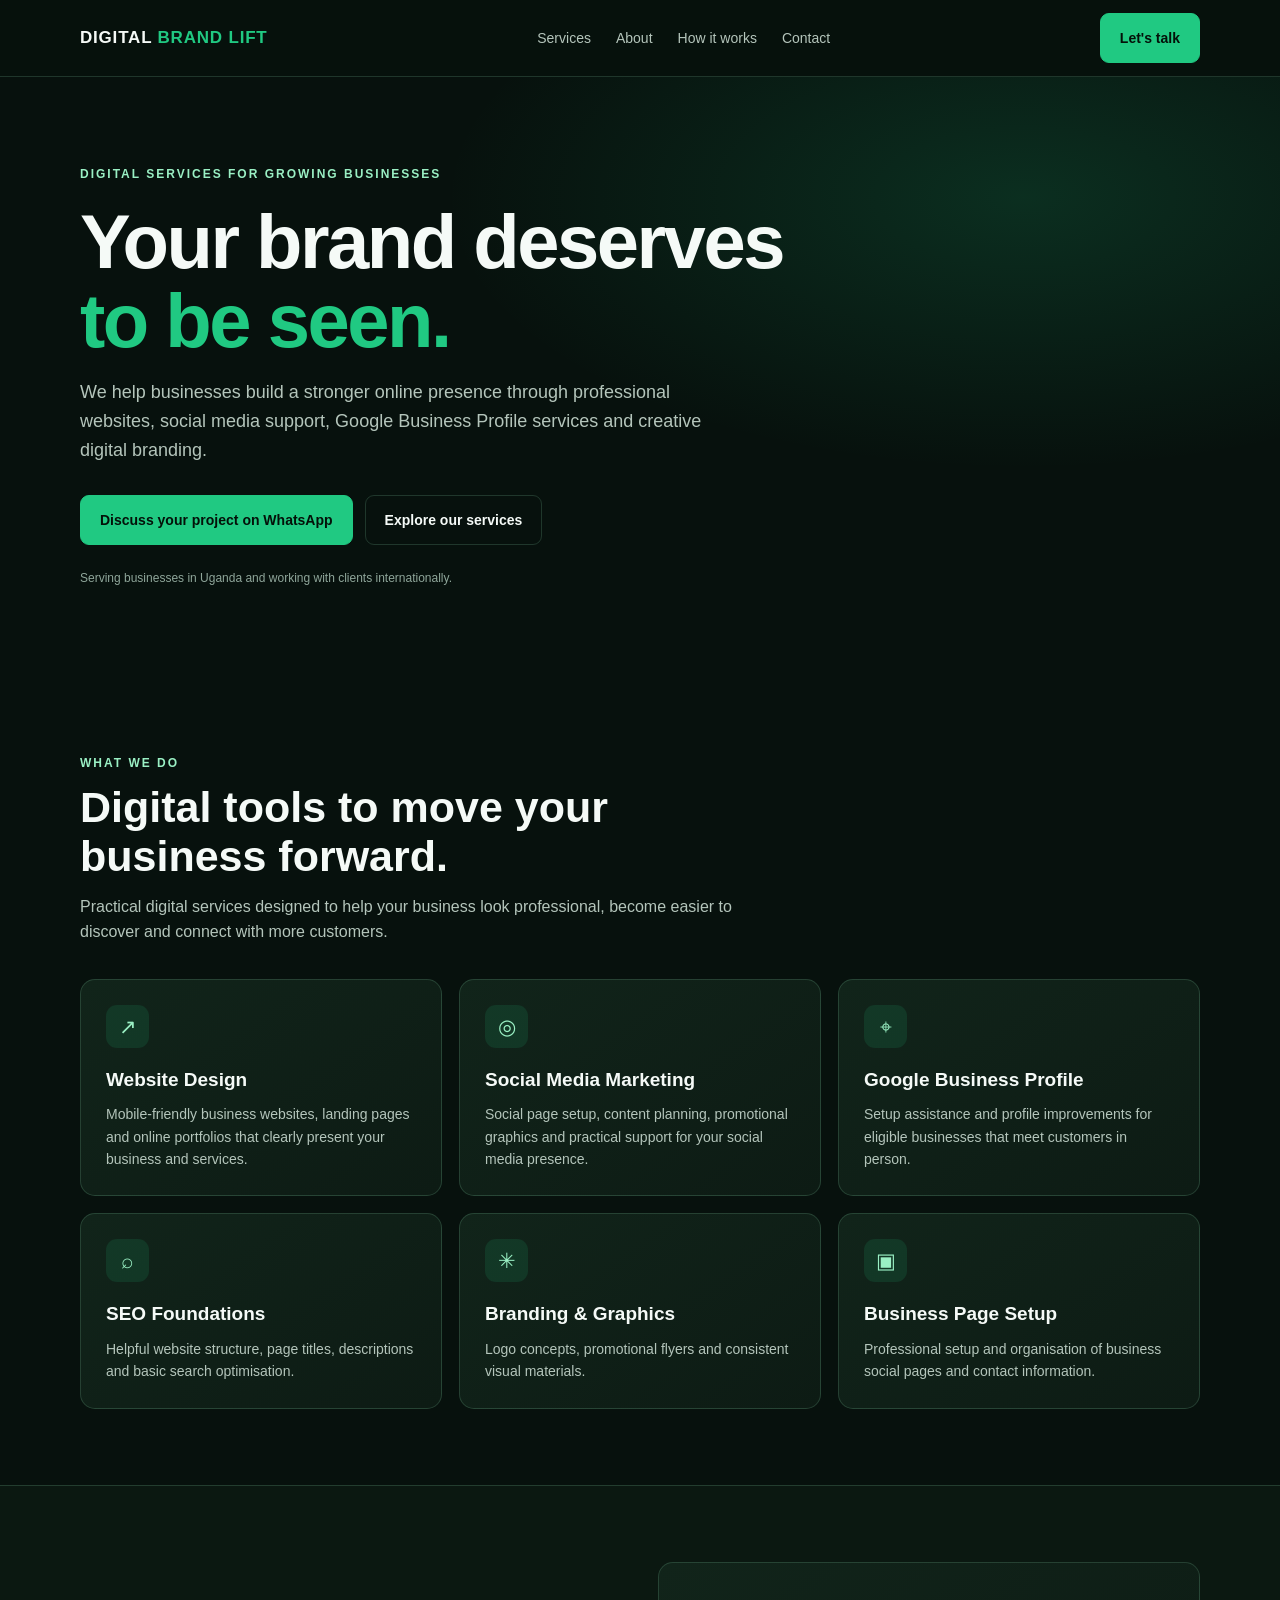
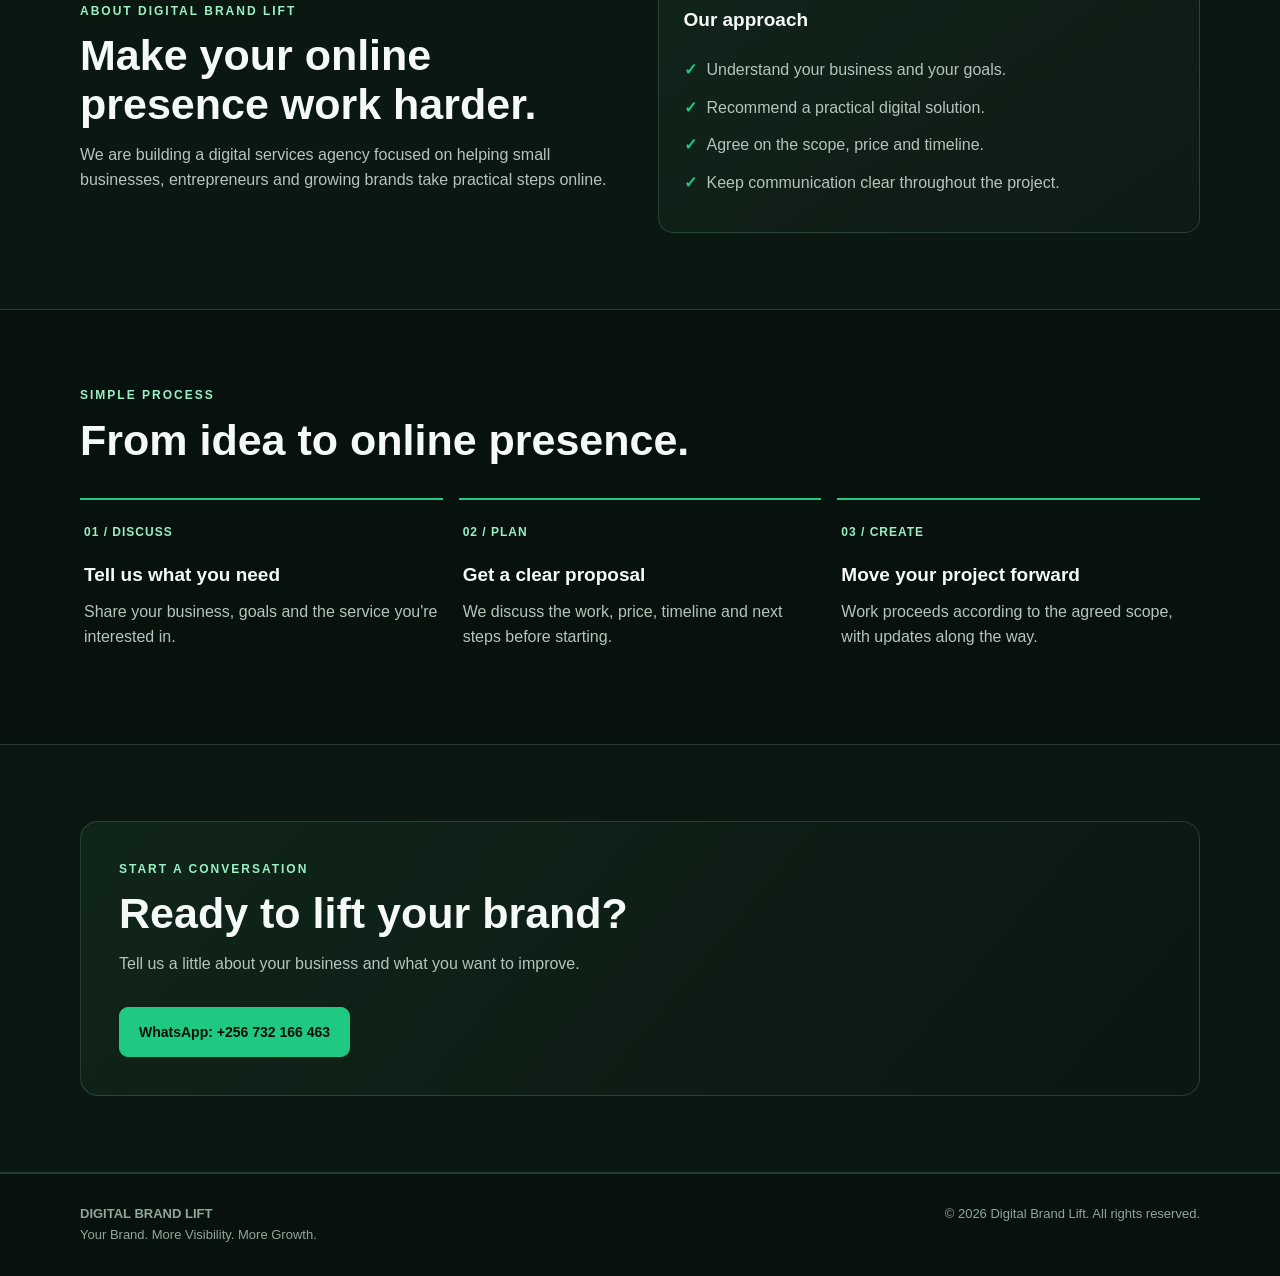
<file: Index.html>
<!DOCTYPE html>
<html lang="en">
<head>
<meta charset="UTF-8">
<meta name="viewport" content="width=device-width, initial-scale=1.0">
<meta name="theme-color" content="#07110d">
<meta name="description" content="Digital Brand Lift helps businesses grow through website design, social media marketing, Google Business Profile services and digital branding.">
<title>Digital Brand Lift | Your Brand. More Visibility. More Growth.</title>
<style>
:root {
  --bg:#07110d;
  --panel:#0d1b14;
  --green:#20c982;
  --green2:#9af0c4;
  --white:#f5faf7;
  --muted:#b4c5bb;
  --line:rgba(154,240,196,.17);
}
*{box-sizing:border-box}
html{scroll-behavior:smooth}
body{
  margin:0;background:var(--bg);color:var(--white);
  font-family:Arial,Helvetica,sans-serif;line-height:1.6;
}
a{color:inherit;text-decoration:none}
.wrap{width:min(1120px,calc(100% - 40px));margin:auto}
header{
  position:sticky;top:0;z-index:10;
  background:rgba(7,17,13,.94);
  border-bottom:1px solid var(--line);
}
.nav{
  min-height:76px;display:flex;align-items:center;
  justify-content:space-between;gap:20px;
}
.brand{font-weight:800;letter-spacing:.8px;font-size:17px}
.brand span{color:var(--green)}
.links{display:flex;gap:25px;color:var(--muted);font-size:14px}
.links a:hover{color:var(--green2)}
.btn{
  display:inline-flex;justify-content:center;align-items:center;
  padding:13px 19px;border-radius:9px;font-weight:700;
  font-size:14px;background:var(--green);color:#041109;
  border:1px solid var(--green);
}
.btn.outline{background:transparent;color:var(--white);border-color:var(--line)}
.hero{
  padding:88px 0 78px;
  background:radial-gradient(ellipse at 80% 20%,rgba(32,201,130,.16),transparent 40%);
}
.eyebrow{
  color:var(--green2);font-size:12px;letter-spacing:2px;
  font-weight:700;text-transform:uppercase;
}
h1{
  font-size:clamp(42px,7vw,76px);line-height:1.04;
  letter-spacing:-2.5px;max-width:800px;margin:18px 0;
}
h1 span{color:var(--green)}
.lead{max-width:650px;color:var(--muted);font-size:18px}
.actions{display:flex;flex-wrap:wrap;gap:12px;margin-top:30px}
.hero-note{margin-top:24px;color:#8fa69a;font-size:12px}
section{padding:76px 0}
.section-head{max-width:690px;margin-bottom:34px}
h2{font-size:clamp(29px,4vw,43px);line-height:1.12;margin:10px 0 14px}
.sub{color:var(--muted);margin:0}
.grid{display:grid;grid-template-columns:repeat(3,1fr);gap:17px}
.card{
  background:linear-gradient(145deg,#11241a,var(--panel));
  border:1px solid var(--line);border-radius:15px;padding:25px;
}
.icon{
  width:43px;height:43px;display:grid;place-items:center;
  border-radius:11px;background:rgba(32,201,130,.12);
  color:var(--green2);font-size:21px;
}
h3{margin:17px 0 8px;font-size:19px}
.card p{color:var(--muted);font-size:14px;margin:0}
.band{background:#0b1811;border-top:1px solid var(--line);border-bottom:1px solid var(--line)}
.two{display:grid;grid-template-columns:1fr 1fr;gap:35px;align-items:center}
.points{padding:0;margin:22px 0 0;list-style:none}
.points li{margin:12px 0;color:var(--muted)}
.points li:before{content:"✓";color:var(--green);font-weight:800;margin-right:10px}
.process{display:grid;grid-template-columns:repeat(3,1fr);gap:16px}
.step{border-top:2px solid var(--green);padding:18px 4px}
.step b{color:var(--green2);font-size:12px;letter-spacing:1px}
.contact-box{
  background:linear-gradient(130deg,#10251a,#0b1711);
  border:1px solid var(--line);padding:38px;border-radius:18px;
}
footer{padding:30px 0;border-top:1px solid var(--line);color:#91a69a;font-size:13px}
.foot{display:flex;justify-content:space-between;gap:20px;flex-wrap:wrap}
.mobile-cta{display:none}
@media(max-width:760px){
  .links{display:none}
  .nav{min-height:66px}
  .nav>.btn{padding:10px 12px;font-size:12px}
  .hero{padding:66px 0 58px}
  .grid,.two,.process{grid-template-columns:1fr}
  section{padding:58px 0}
  .contact-box{padding:25px}
  .mobile-cta{
    display:block;position:fixed;bottom:12px;left:12px;right:12px;
    z-index:20;box-shadow:0 8px 30px rgba(0,0,0,.4);
  }
  footer{padding-bottom:90px}
}
</style>
</head>
<body>

<header>
<div class="wrap nav">
<a class="brand" href="#home">DIGITAL <span>BRAND LIFT</span></a>
<nav class="links">
<a href="#services">Services</a>
<a href="#about">About</a>
<a href="#process">How it works</a>
<a href="#contact">Contact</a>
</nav>
<a class="btn" href="https://wa.me/256732166463">Let's talk</a>
</div>
</header>

<main>
<section class="hero" id="home">
<div class="wrap">
<div class="eyebrow">Digital services for growing businesses</div>
<h1>Your brand deserves<br><span>to be seen.</span></h1>
<p class="lead">
We help businesses build a stronger online presence through
professional websites, social media support, Google Business
Profile services and creative digital branding.
</p>
<div class="actions">
<a class="btn" href="https://wa.me/256732166463">
Discuss your project on WhatsApp
</a>
<a class="btn outline" href="#services">Explore our services</a>
</div>
<p class="hero-note">Serving businesses in Uganda and working with clients internationally.</p>
</div>
</section>

<section id="services">
<div class="wrap">
<div class="section-head">
<div class="eyebrow">What we do</div>
<h2>Digital tools to move your business forward.</h2>
<p class="sub">Practical digital services designed to help your business look professional, become easier to discover and connect with more customers.</p>
</div>

<div class="grid">
<article class="card">
<div class="icon">↗</div>
<h3>Website Design</h3>
<p>Mobile-friendly business websites, landing pages and online portfolios that clearly present your business and services.</p>
</article>
<article class="card">
<div class="icon">◎</div>
<h3>Social Media Marketing</h3>
<p>Social page setup, content planning, promotional graphics and practical support for your social media presence.</p>
</article>
<article class="card">
<div class="icon">⌖</div>
<h3>Google Business Profile</h3>
<p>Setup assistance and profile improvements for eligible businesses that meet customers in person.</p>
</article>
<article class="card">
<div class="icon">⌕</div>
<h3>SEO Foundations</h3>
<p>Helpful website structure, page titles, descriptions and basic search optimisation.</p>
</article>
<article class="card">
<div class="icon">✳</div>
<h3>Branding & Graphics</h3>
<p>Logo concepts, promotional flyers and consistent visual materials.</p>
</article>
<article class="card">
<div class="icon">▣</div>
<h3>Business Page Setup</h3>
<p>Professional setup and organisation of business social pages and contact information.</p>
</article>
</div>
</div>
</section>

<section class="band" id="about">
<div class="wrap two">
<div>
<div class="eyebrow">About Digital Brand Lift</div>
<h2>Make your online presence work harder.</h2>
<p class="sub">We are building a digital services agency focused on helping small businesses, entrepreneurs and growing brands take practical steps online.</p>
</div>
<div class="card">
<h3>Our approach</h3>
<ul class="points">
<li>Understand your business and your goals.</li>
<li>Recommend a practical digital solution.</li>
<li>Agree on the scope, price and timeline.</li>
<li>Keep communication clear throughout the project.</li>
</ul>
</div>
</div>
</section>

<section id="process">
<div class="wrap">
<div class="section-head">
<div class="eyebrow">Simple process</div>
<h2>From idea to online presence.</h2>
</div>
<div class="process">
<div class="step">
<b>01 / DISCUSS</b>
<h3>Tell us what you need</h3>
<p class="sub">Share your business, goals and the service you're interested in.</p>
</div>
<div class="step">
<b>02 / PLAN</b>
<h3>Get a clear proposal</h3>
<p class="sub">We discuss the work, price, timeline and next steps before starting.</p>
</div>
<div class="step">
<b>03 / CREATE</b>
<h3>Move your project forward</h3>
<p class="sub">Work proceeds according to the agreed scope, with updates along the way.</p>
</div>
</div>
</div>
</section>

<section class="band" id="contact">
<div class="wrap">
<div class="contact-box">
<div class="eyebrow">Start a conversation</div>
<h2>Ready to lift your brand?</h2>
<p class="sub">Tell us a little about your business and what you want to improve.</p>
<div class="actions">
<a class="btn" href="https://wa.me/256732166463">WhatsApp: +256 732 166 463</a>
</div>
</div>
</div>
</section>
</main>

<footer>
<div class="wrap foot">
<div><strong>DIGITAL BRAND LIFT</strong><br>Your Brand. More Visibility. More Growth.</div>
<div>© <span id="year"></span> Digital Brand Lift. All rights reserved.</div>
</div>
</footer>

<a class="btn mobile-cta" href="https://wa.me/256732166463">Chat with us on WhatsApp</a>

<script>
document.getElementById("year").textContent = new Date().getFullYear();
</script>
</body>
</html>
</file>
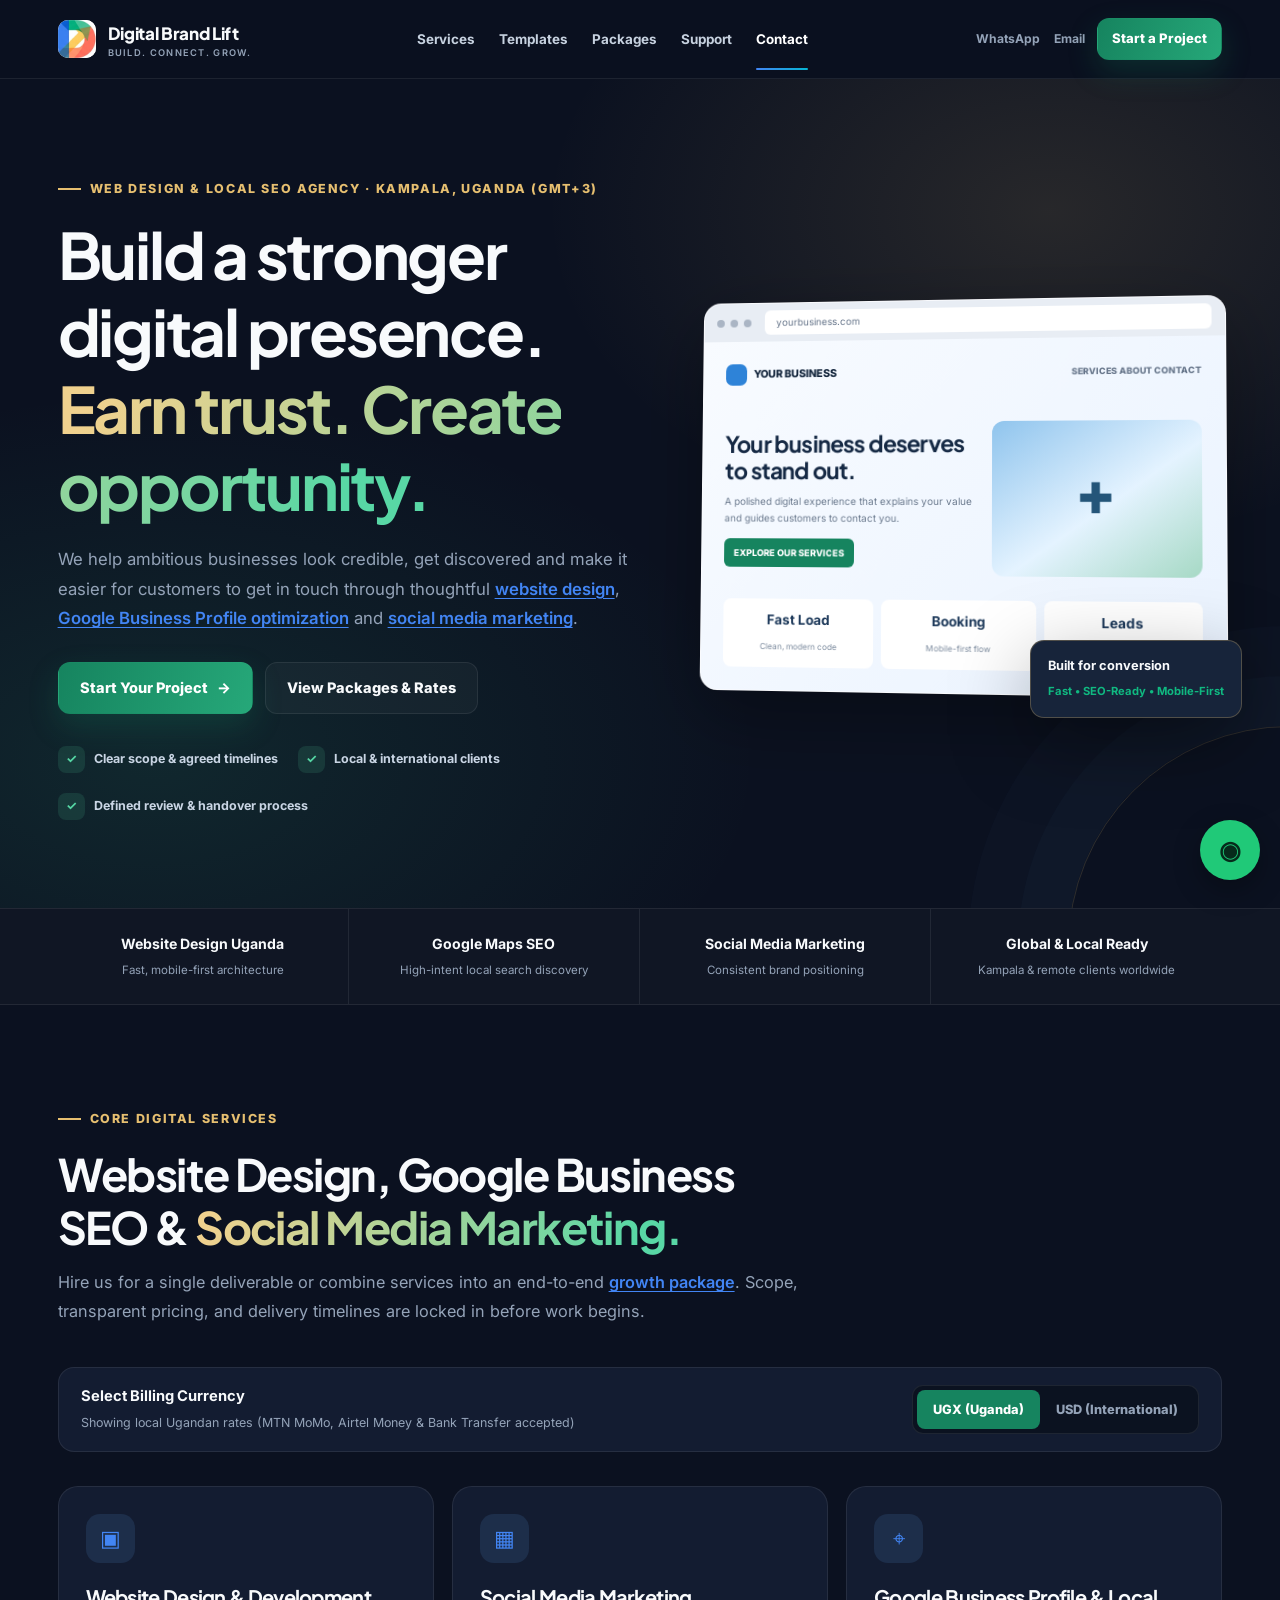
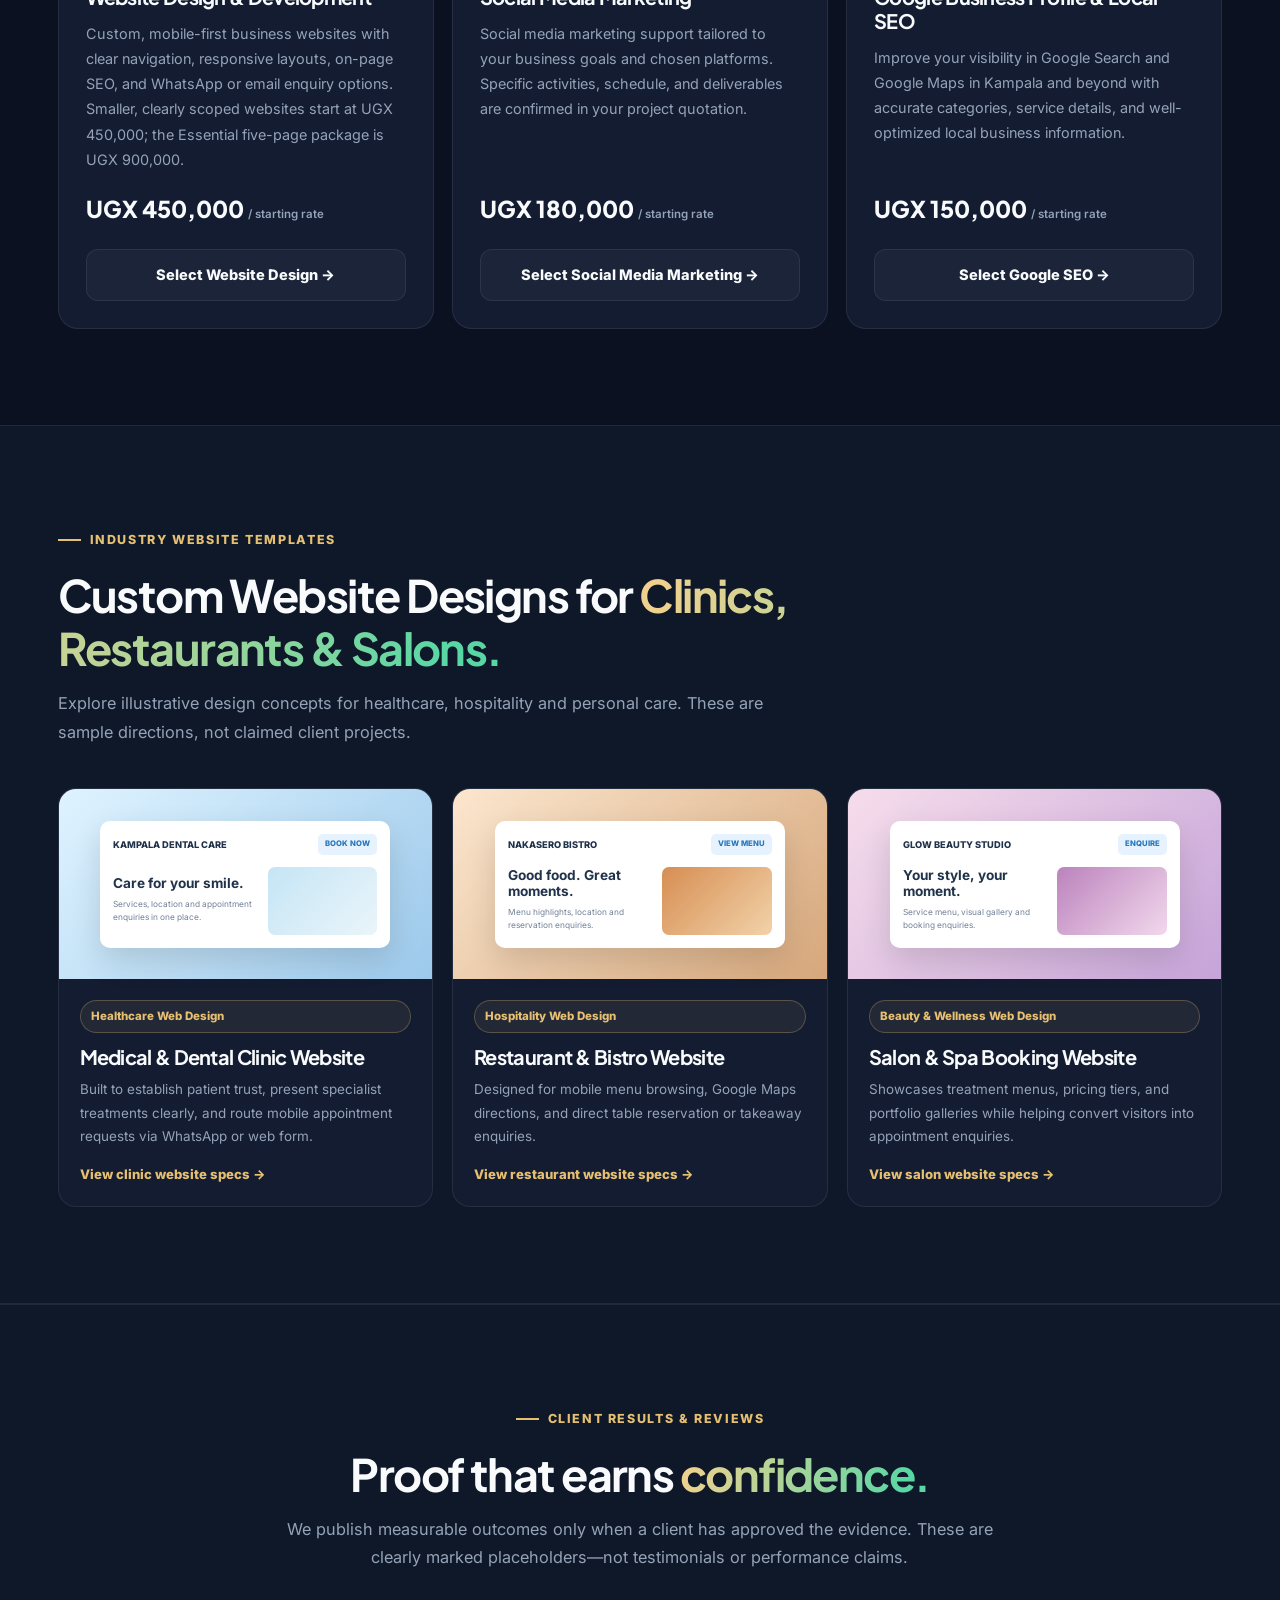
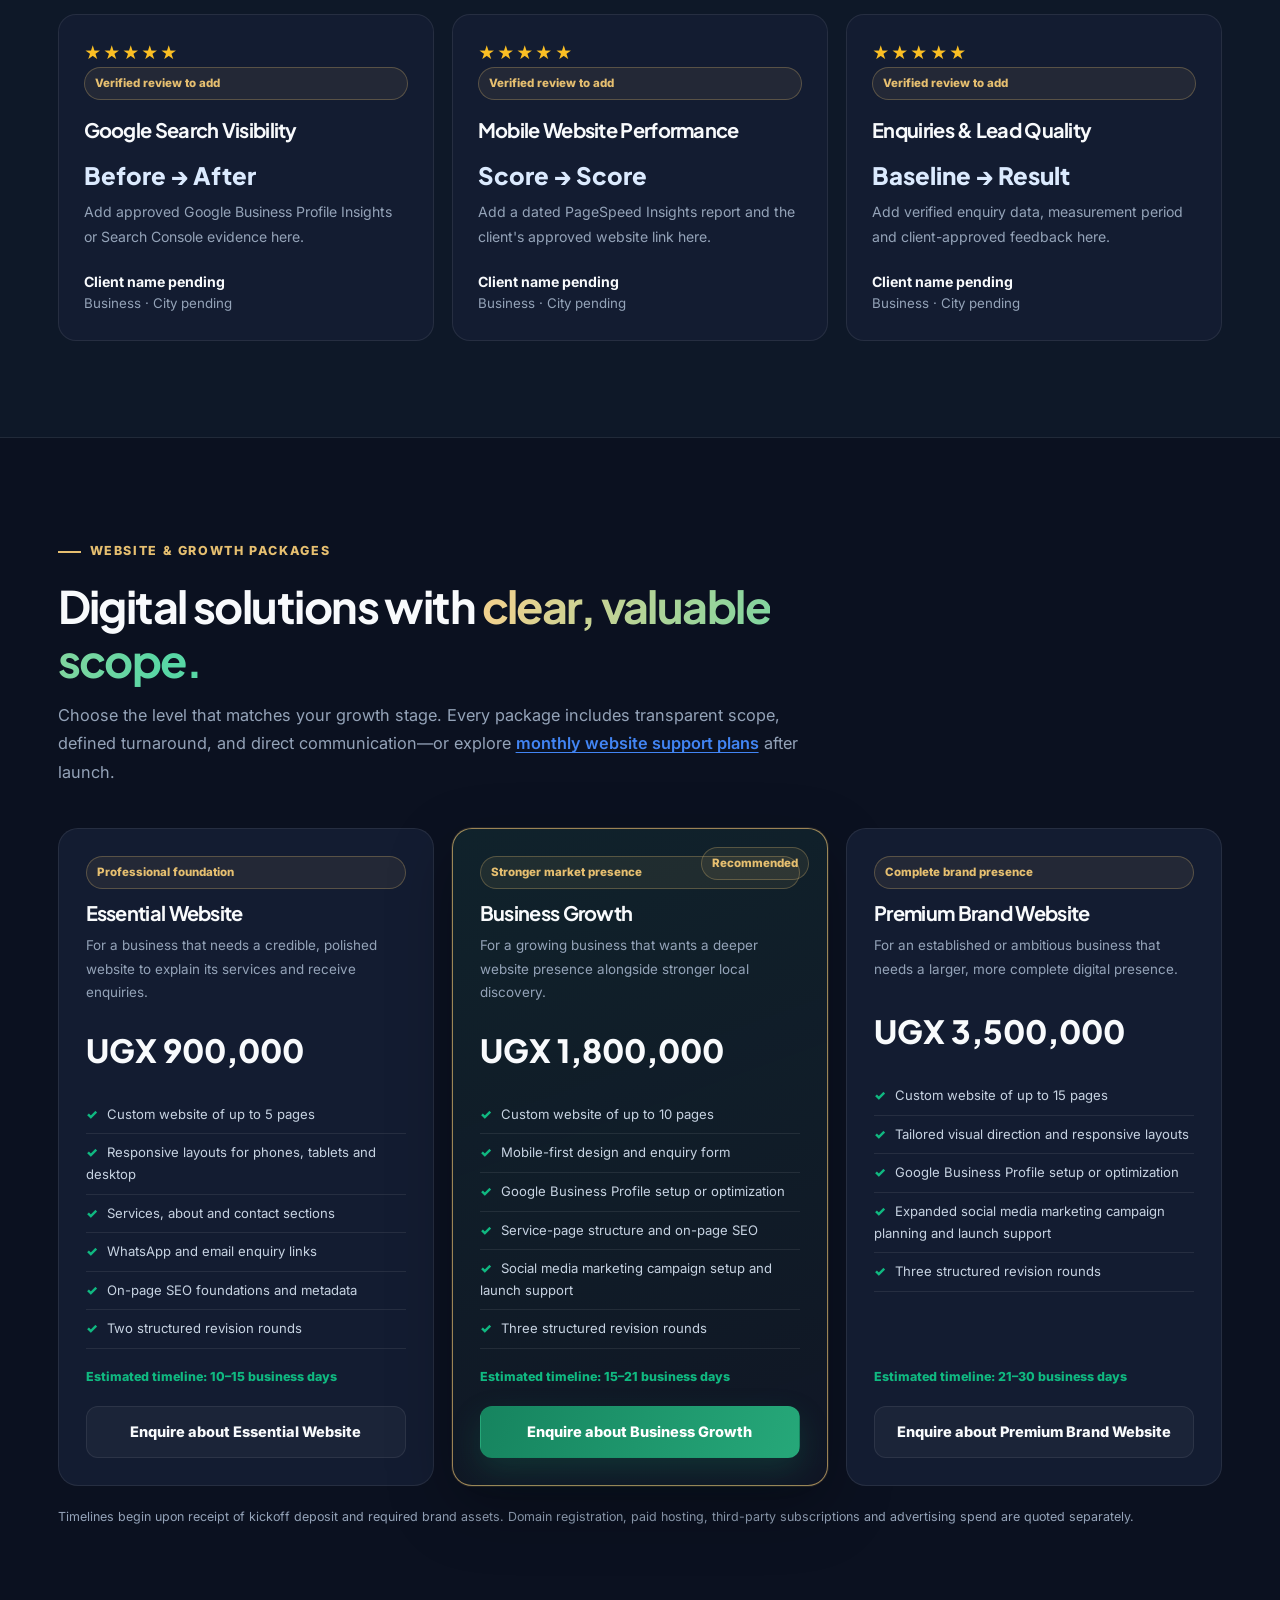
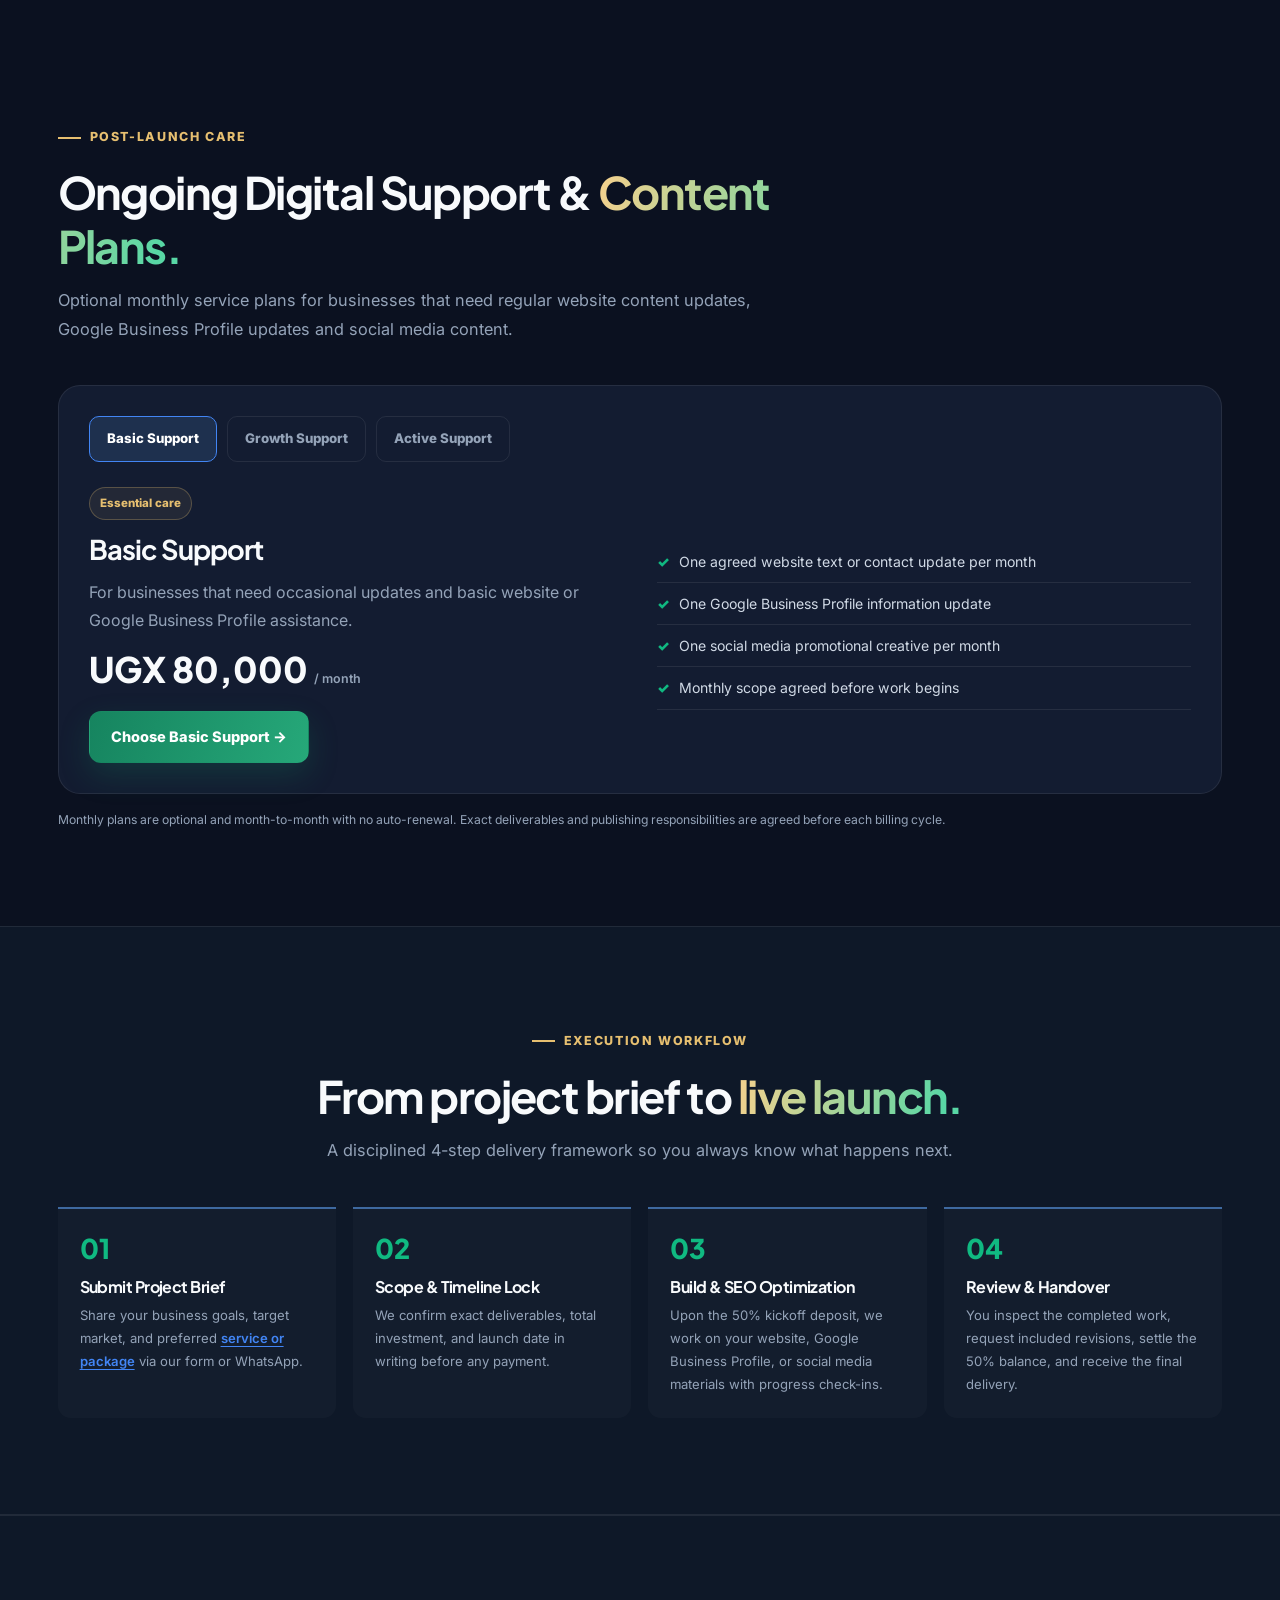
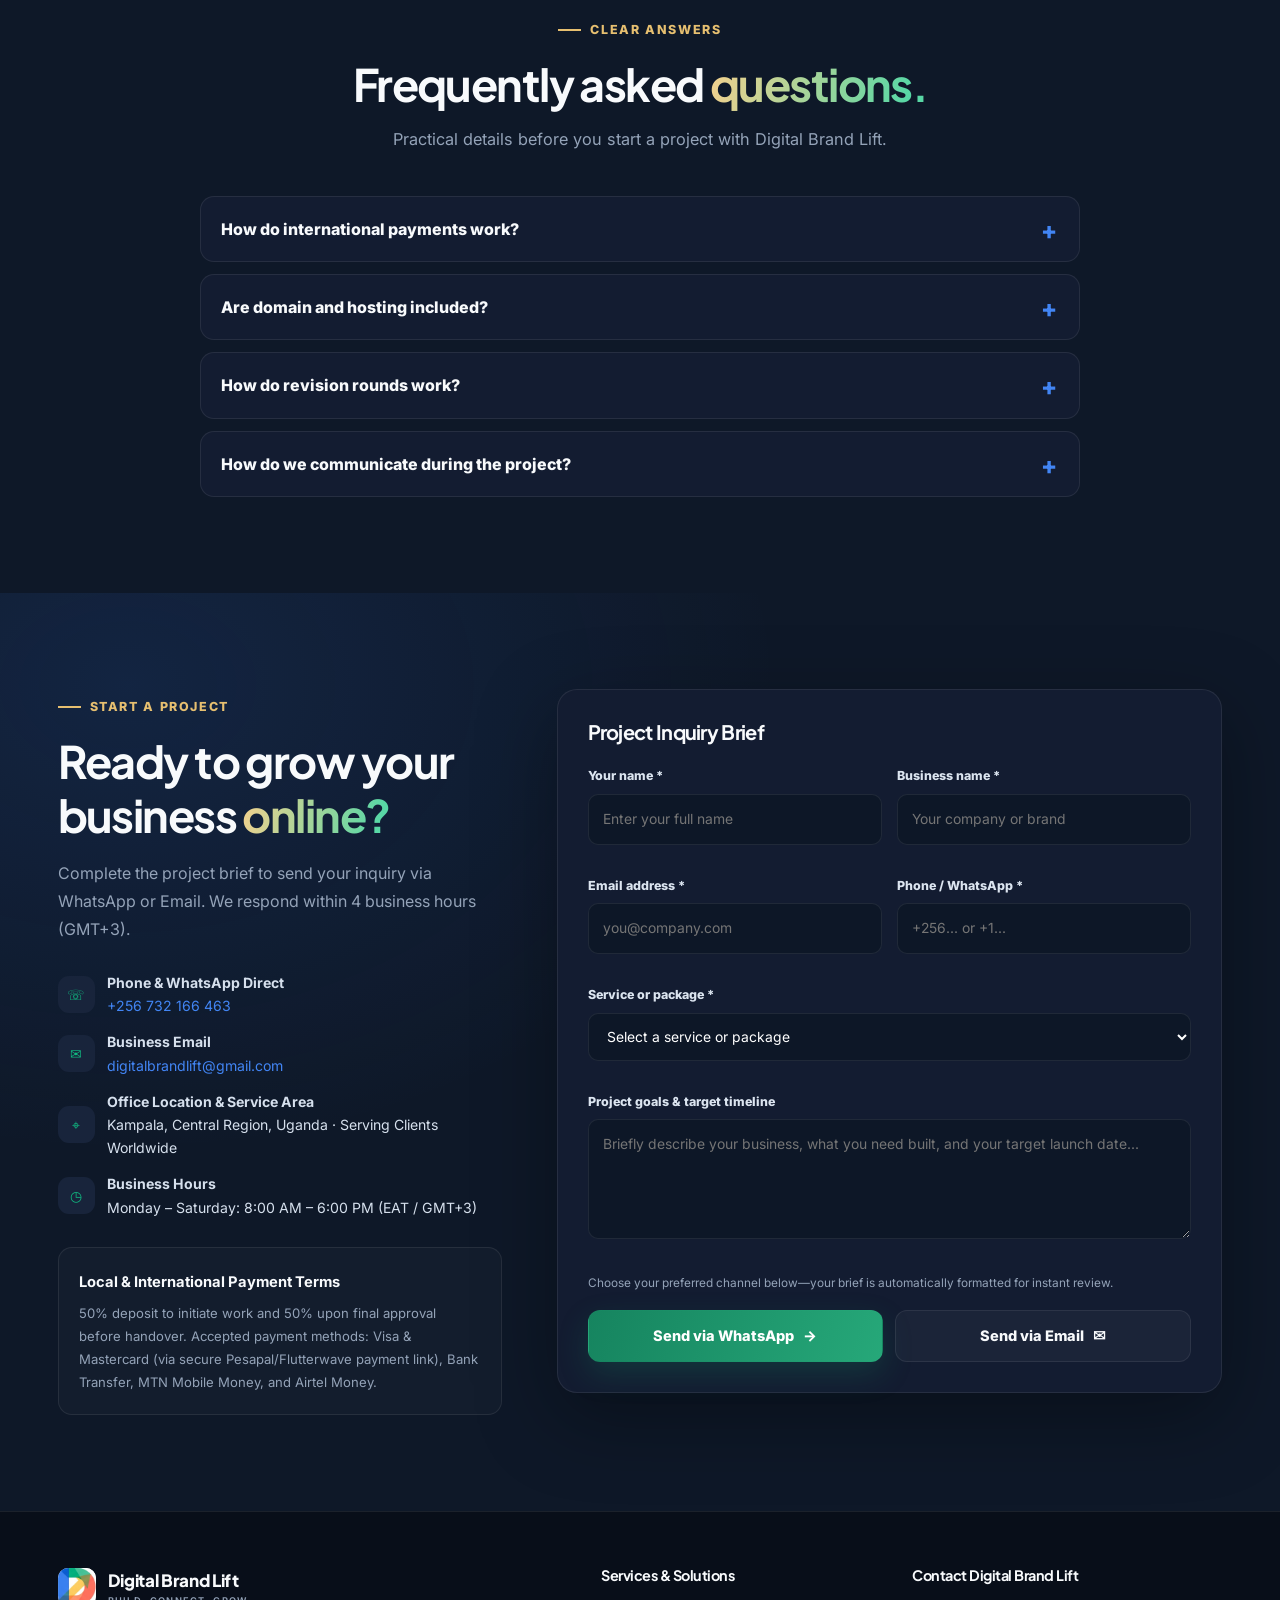
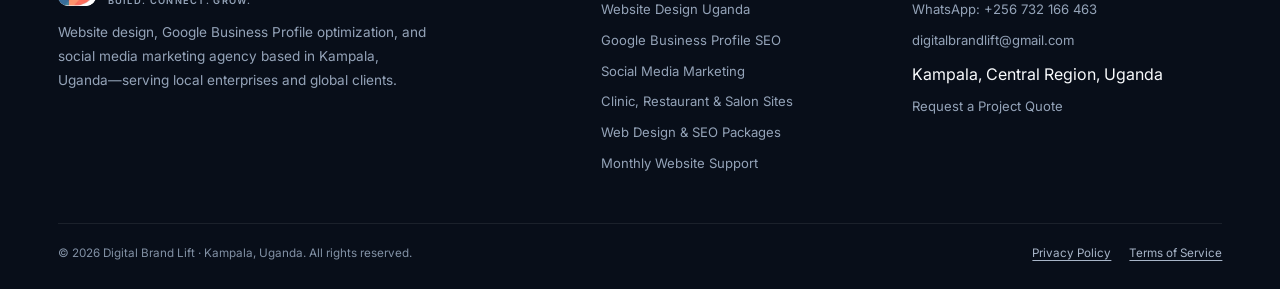
<file: index.html>
<!DOCTYPE html>
<html lang="en">
<head>
  <!-- Google Analytics 4 -->
  <script async src="https://www.googletagmanager.com/gtag/js?id=G-2ZZ420RL4R"></script>
  <script>
    window.dataLayer = window.dataLayer || [];
    function gtag(){dataLayer.push(arguments);}
    gtag('js', new Date());
    gtag('config', 'G-2ZZ420RL4R', { send_page_view: false });
  </script>
  <!-- End Google Analytics 4 -->

  <meta charset="UTF-8">
  <meta name="viewport" content="width=device-width, initial-scale=1.0">
  <link rel="icon" type="image/svg+xml" href="data:image/svg+xml,%3Csvg%20xmlns%3D%22http%3A%2F%2Fwww.w3.org%2F2000%2Fsvg%22%20viewBox%3D%220%200%2048%2048%22%3E%3Cdefs%3E%3ClinearGradient%20id%3D%22g%22%20x1%3D%224%22%20y1%3D%224%22%20x2%3D%2244%22%20y2%3D%2244%22%3E%3Cstop%20stop-color%3D%22%234285F4%22%2F%3E%3Cstop%20offset%3D%221%22%20stop-color%3D%22%2306B6D4%22%2F%3E%3C%2FlinearGradient%3E%3C%2Fdefs%3E%3Crect%20x%3D%221%22%20y%3D%221%22%20width%3D%2246%22%20height%3D%2246%22%20rx%3D%2210%22%20fill%3D%22url(%23g)%22%2F%3E%3Cpath%20d%3D%22M11%209h11.5C33%209%2039%2015.2%2039%2024s-6%2015-16.5%2015H11V9Zm7%206v18h4.5c6.1%200%209.5-3.2%209.5-9s-3.4-9-9.5-9H18Z%22%20fill%3D%22%23fff%22%2F%3E%3Cpath%20d%3D%22m27%2028.5%207.5-7.5%204%204-7.5%207.5-4-4Z%22%20fill%3D%22%23fff%22%2F%3E%3Cpath%20d%3D%22M34.5%2021H40v5.5%22%20fill%3D%22none%22%20stroke%3D%22%23fff%22%20stroke-width%3D%222.5%22%20stroke-linecap%3D%22round%22%20stroke-linejoin%3D%22round%22%2F%3E%3C%2Fsvg%3E">
  <link rel="shortcut icon" type="image/svg+xml" href="data:image/svg+xml,%3Csvg%20xmlns%3D%22http%3A%2F%2Fwww.w3.org%2F2000%2Fsvg%22%20viewBox%3D%220%200%2048%2048%22%3E%3Cdefs%3E%3ClinearGradient%20id%3D%22g%22%20x1%3D%224%22%20y1%3D%224%22%20x2%3D%2244%22%20y2%3D%2244%22%3E%3Cstop%20stop-color%3D%22%234285F4%22%2F%3E%3Cstop%20offset%3D%221%22%20stop-color%3D%22%2306B6D4%22%2F%3E%3C%2FlinearGradient%3E%3C%2Fdefs%3E%3Crect%20x%3D%221%22%20y%3D%221%22%20width%3D%2246%22%20height%3D%2246%22%20rx%3D%2210%22%20fill%3D%22url(%23g)%22%2F%3E%3Cpath%20d%3D%22M11%209h11.5C33%209%2039%2015.2%2039%2024s-6%2015-16.5%2015H11V9Zm7%206v18h4.5c6.1%200%209.5-3.2%209.5-9s-3.4-9-9.5-9H18Z%22%20fill%3D%22%23fff%22%2F%3E%3Cpath%20d%3D%22m27%2028.5%207.5-7.5%204%204-7.5%207.5-4-4Z%22%20fill%3D%22%23fff%22%2F%3E%3Cpath%20d%3D%22M34.5%2021H40v5.5%22%20fill%3D%22none%22%20stroke%3D%22%23fff%22%20stroke-width%3D%222.5%22%20stroke-linecap%3D%22round%22%20stroke-linejoin%3D%22round%22%2F%3E%3C%2Fsvg%3E">
  <link rel="apple-touch-icon" href="data:image/svg+xml,%3Csvg%20xmlns%3D%22http%3A%2F%2Fwww.w3.org%2F2000%2Fsvg%22%20viewBox%3D%220%200%2048%2048%22%3E%3Cdefs%3E%3ClinearGradient%20id%3D%22g%22%20x1%3D%224%22%20y1%3D%224%22%20x2%3D%2244%22%20y2%3D%2244%22%3E%3Cstop%20stop-color%3D%22%234285F4%22%2F%3E%3Cstop%20offset%3D%221%22%20stop-color%3D%22%2306B6D4%22%2F%3E%3C%2FlinearGradient%3E%3C%2Fdefs%3E%3Crect%20x%3D%221%22%20y%3D%221%22%20width%3D%2246%22%20height%3D%2246%22%20rx%3D%2210%22%20fill%3D%22url(%23g)%22%2F%3E%3Cpath%20d%3D%22M11%209h11.5C33%209%2039%2015.2%2039%2024s-6%2015-16.5%2015H11V9Zm7%206v18h4.5c6.1%200%209.5-3.2%209.5-9s-3.4-9-9.5-9H18Z%22%20fill%3D%22%23fff%22%2F%3E%3Cpath%20d%3D%22m27%2028.5%207.5-7.5%204%204-7.5%207.5-4-4Z%22%20fill%3D%22%23fff%22%2F%3E%3Cpath%20d%3D%22M34.5%2021H40v5.5%22%20fill%3D%22none%22%20stroke%3D%22%23fff%22%20stroke-width%3D%222.5%22%20stroke-linecap%3D%22round%22%20stroke-linejoin%3D%22round%22%2F%3E%3C%2Fsvg%3E">
  <meta name="theme-color" content="#0b1220">

  <title>Website Design &amp; Local SEO Kampala, Uganda | Digital Brand Lift</title>
  <meta name="description" content="Premium website design, Google Business Profile optimization, and social media marketing for ambitious businesses in Kampala, Uganda and worldwide. Clear scope, thoughtful design and agreed delivery timelines.">
  <link rel="canonical" href="https://xonearma-jpg.github.io/Digitalbrandlift/">
  <meta name="robots" content="index, follow, max-image-preview:large">

  <!-- Open Graph & Social Sharing -->
  <meta property="og:title" content="Website Design &amp; Local SEO Kampala | Digital Brand Lift">
  <meta property="og:description" content="Premium websites, Google Business Profile optimization and social media marketing for ambitious businesses in Uganda and worldwide.">
  <meta property="og:type" content="website">
  <meta property="og:url" content="https://xonearma-jpg.github.io/Digitalbrandlift/">
  <meta property="og:image" content="https://xonearma-jpg.github.io/Digitalbrandlift/logo.png">
  <meta property="og:locale" content="en_UG">
  <meta name="twitter:card" content="summary_large_image">
  <meta name="msvalidate.01" content="68F8D819886106F82DF31409A1DD0F93">
  <meta name="google-site-verification" content="zFpDQ5dIq-72U4ELE1WVCYw-OJoLM57N2l23M0TVz68">

  <!-- Local SEO Structured Data -->
  <script type="application/ld+json">
  {
    "@context": "https://schema.org",
    "@type": "LocalBusiness",
    "name": "Digital Brand Lift",
    "url": "https://xonearma-jpg.github.io/Digitalbrandlift/",
    "logo": "https://xonearma-jpg.github.io/Digitalbrandlift/logo.png",
    "image": "https://xonearma-jpg.github.io/Digitalbrandlift/logo.png",
    "description": "Conversion-focused website design, Google Business Profile optimization, and social media marketing agency in Kampala, Uganda serving local and international businesses.",
    "telephone": "+256732166463",
    "email": "digitalbrandlift@gmail.com",
    "priceRange": "$$",
    "address": {
      "@type": "PostalAddress",
      "addressLocality": "Kampala",
      "addressRegion": "Central Region",
      "addressCountry": "UG"
    },
    "geo": {
      "@type": "GeoCoordinates",
      "latitude": 0.3476,
      "longitude": 32.5825
    },
    "areaServed": [
      { "@type": "City", "name": "Kampala" },
      { "@type": "Country", "name": "Uganda" },
      { "@type": "Place", "name": "Worldwide" }
    ],
    "openingHoursSpecification": {
      "@type": "OpeningHoursSpecification",
      "dayOfWeek": ["Monday", "Tuesday", "Wednesday", "Thursday", "Friday", "Saturday"],
      "opens": "08:00",
      "closes": "18:00"
    },
    "hasOfferCatalog": {
      "@type": "OfferCatalog",
      "name": "Website Design, Google Business SEO & Social Media Services",
      "itemListElement": [
        {
          "@type": "Offer",
          "itemOffered": {
            "@type": "Service",
            "name": "Website Design & Development",
            "description": "Mobile-first, fast-loading business websites with on-page SEO and WhatsApp lead capture."
          }
        },
        {
          "@type": "Offer",
          "itemOffered": {
            "@type": "Service",
            "name": "Google Business Profile Optimization",
            "description": "Local Google Maps SEO, verified categories, service catalogs, and profile optimization."
          }
        },
        {
          "@type": "Offer",
          "itemOffered": {
            "@type": "Service",
            "name": "Social Media Marketing",
            "description": "Social media marketing support scoped to the business's selected platforms, goals, and agreed campaign activities."
          }
        }
      ]
    }
  }
  </script>

  <!-- Google Fonts -->
  <link rel="preconnect" href="https://fonts.googleapis.com">
  <link rel="preconnect" href="https://fonts.gstatic.com" crossorigin>
  <link rel="preload" as="style" href="https://fonts.googleapis.com/css2?family=Inter:wght@400;600;700;800&family=Plus+Jakarta+Sans:wght@700;800&display=swap">
  <link rel="stylesheet" href="https://fonts.googleapis.com/css2?family=Inter:wght@400;600;700;800&family=Plus+Jakarta+Sans:wght@700;800&display=swap" media="print" onload="this.media='all'">
  <noscript>
    <link rel="stylesheet" href="https://fonts.googleapis.com/css2?family=Inter:wght@400;600;700;800&family=Plus+Jakarta+Sans:wght@700;800&display=swap">
  </noscript>

  <style>
    :root {
      --bg: #0b1220;
      --surface: #111c2e;
      --surface2: #17243a;
      --surface3: #1d2d46;
      --text: #f4f7fb;
      --muted: #a8b5c8;
      --line: rgba(255,255,255,.15);
      --blue: #62a8ff;
      --blue2: #3478ed;
      --green: #42d6a0;
      --white: #ffffff;
      --radius: 20px;
      --shadow: 0 22px 70px rgba(0,0,0,.25);
    }

    * { box-sizing: border-box; margin: 0; padding: 0; }

    html {
      scroll-behavior: smooth;
      scroll-padding-top: 95px;
    }

    body {
      background: var(--bg);
      color: var(--text);
      font-family: "Inter", -apple-system, BlinkMacSystemFont, sans-serif;
      line-height: 1.65;
      overflow-x: hidden;
    }

    body.modal-open { overflow: hidden; }

    a { color: inherit; text-decoration: none; }
    button, input, select, textarea { font: inherit; }
    button { cursor: pointer; }
    img { max-width: 100%; height: auto; display: block; }

    h1, h2, h3, h4 {
      font-family: "Plus Jakarta Sans", -apple-system, BlinkMacSystemFont, sans-serif;
      line-height: 1.2;
      letter-spacing: -.035em;
    }

    h1 { font-size: clamp(2.3rem, 5vw, 4.1rem); }
    h2 { font-size: clamp(1.9rem, 4vw, 2.8rem); }
    h3 { font-size: 1.25rem; }
    p { color: var(--muted); }

    .inline-link {
      color: var(--blue);
      text-decoration: underline;
      text-underline-offset: 3px;
      font-weight: 600;
    }

    .inline-link:hover { color: var(--green); }

    .container { width: min(1160px, 91%); margin: auto; }
    .section { padding: 96px 0; }
    .section-head { max-width: 740px; margin-bottom: 42px; }
    .section-head.center { margin-left: auto; margin-right: auto; text-align: center; }
    .section-head p { margin-top: 14px; font-size: 1.02rem; }

    .eyebrow {
      display: inline-flex;
      align-items: center;
      gap: 9px;
      color: var(--green);
      font-size: .78rem;
      font-weight: 800;
      text-transform: uppercase;
      letter-spacing: .13em;
      margin-bottom: 17px;
    }

    .eyebrow:before {
      content: "";
      width: 23px;
      height: 2px;
      background: var(--green);
    }

    .gradient-text {
      background: linear-gradient(100deg, #78b8ff, #48dfb0);
      -webkit-background-clip: text;
      background-clip: text;
      color: transparent;
    }

    .btn {
      display: inline-flex;
      align-items: center;
      justify-content: center;
      gap: 9px;
      min-height: 49px;
      padding: 13px 21px;
      border: 1px solid transparent;
      border-radius: 12px;
      font-weight: 800;
      font-size: .91rem;
      transition: .25s ease;
    }

    .btn:hover { transform: translateY(-3px); }

    .btn-primary {
      background: linear-gradient(110deg, var(--blue2), #2b9cce);
      color: white;
      box-shadow: 0 10px 28px rgba(52,120,237,.22);
    }

    .btn-outline {
      border-color: var(--line);
      color: var(--text);
      background: rgba(255,255,255,.035);
    }

    .btn-outline:hover {
      border-color: var(--blue);
      background: rgba(98,168,255,.08);
    }

    .btn-small { min-height: 40px; padding: 9px 14px; font-size: .82rem; }

    .tag {
      display: inline-flex;
      align-items: center;
      padding: 6px 10px;
      border: 1px solid rgba(66,214,160,.22);
      border-radius: 99px;
      background: rgba(66,214,160,.08);
      color: var(--green);
      font-size: .72rem;
      font-weight: 800;
    }

    /* Navigation */
    .site-header {
      position: sticky;
      top: 0;
      z-index: 1000;
      background: rgba(11,18,32,.88);
      backdrop-filter: blur(18px);
      border-bottom: 1px solid var(--line);
    }

    .nav {
      min-height: 78px;
      display: flex;
      align-items: center;
      justify-content: space-between;
      gap: 25px;
    }

    .brand {
      display: flex;
      align-items: center;
      gap: 11px;
      font-family: "Plus Jakarta Sans", sans-serif;
      font-weight: 800;
      font-size: 1.06rem;
      letter-spacing: -.04em;
      flex-shrink: 0;
    }

    .brand-mark {
      width: 44px;
      height: 44px;
      display: block;
      flex: 0 0 44px;
      object-fit: contain;
      border-radius: 10px;
      background: #000;
      box-shadow: 0 7px 24px rgba(66,214,160,.18);
    }

    .brand small {
      display: block;
      color: var(--muted);
      font: 600 .58rem "Inter",sans-serif;
      letter-spacing: .14em;
      text-transform: uppercase;
    }

    .nav-links { display: flex; align-items: center; gap: 24px; }

    .nav-links a {
      color: #c6d1df;
      font-size: .84rem;
      font-weight: 700;
      transition: .2s;
    }

    .nav-links a:hover { color: var(--green); }
    .nav-actions { display: flex; align-items: center; gap: 10px; }

    .menu-toggle {
      display: none;
      width: 44px;
      height: 44px;
      border: 1px solid var(--line);
      border-radius: 12px;
      background: var(--surface);
      color: white;
      font-size: 1.35rem;
    }

    /* Hero */
    .hero {
      position: relative;
      padding: 92px 0 88px;
      overflow: hidden;
      background:
        radial-gradient(ellipse at 80% 18%, rgba(52,120,237,.17), transparent 35%),
        radial-gradient(ellipse at 10% 80%, rgba(66,214,160,.08), transparent 35%);
    }

    .hero:after {
      content: "";
      position: absolute;
      width: 440px;
      height: 440px;
      right: -230px;
      bottom: -260px;
      border: 1px solid rgba(98,168,255,.15);
      border-radius: 50%;
      box-shadow: 0 0 0 50px rgba(98,168,255,.025), 0 0 0 100px rgba(98,168,255,.02);
      pointer-events: none;
    }

    .hero-grid {
      display: grid;
      grid-template-columns: 1.05fr .95fr;
      align-items: center;
      gap: 55px;
      position: relative;
      z-index: 1;
    }

    .hero-copy p { max-width: 585px; margin: 22px 0 28px; font-size: 1.05rem; }
    .hero-buttons { display: flex; flex-wrap: wrap; gap: 12px; }
    .hero-proof { display: flex; flex-wrap: wrap; gap: 20px; margin-top: 32px; }

    .proof-item {
      display: flex;
      align-items: center;
      gap: 9px;
      color: #c9d5e4;
      font-size: .78rem;
      font-weight: 700;
    }

    .proof-icon {
      width: 27px;
      height: 27px;
      display: grid;
      place-items: center;
      border-radius: 8px;
      background: rgba(66,214,160,.12);
      color: var(--green);
    }

    /* Hero mockup */
    .hero-visual { position: relative; min-width: 0; }

    .browser {
      overflow: hidden;
      border: 1px solid rgba(255,255,255,.17);
      border-radius: 18px;
      background: #f7f9fc;
      color: #17243a;
      box-shadow: var(--shadow);
      transform: perspective(1000px) rotateY(-5deg) rotateX(2deg);
    }

    .browser-bar {
      height: 39px;
      background: #e8edf4;
      display: flex;
      align-items: center;
      gap: 6px;
      padding: 0 13px;
    }

    .browser-dot { width: 8px; height: 8px; border-radius: 50%; background: #aab5c4; }
    .browser-address { margin-left: 8px; padding: 4px 12px; flex: 1; border-radius: 6px; background: white; color: #66758a; font-size: .62rem; }
    .mock-site { padding: 23px; min-height: 340px; background: linear-gradient(135deg,#f8fbff,#eaf3ff); }
    .mock-nav { display: flex; align-items: center; justify-content: space-between; color: #13253c; font-size: .68rem; font-weight: 800; }
    .mock-logo { display: flex; align-items: center; gap: 7px; }
    .mock-logo span { width: 22px; height: 22px; border-radius: 7px; background: #2e83d8; }
    .mock-nav-links { color: #66758a; font-size: .55rem; }
    .mock-hero { display: grid; grid-template-columns: 1fr .8fr; gap: 15px; align-items: center; margin-top: 38px; }
    .mock-hero h3 { color: #152944; font-size: 1.45rem; line-height: 1.17; }
    .mock-hero p { color: #6b7a8e; font-size: .63rem; margin: 10px 0; }
    .mock-button { display: inline-block; padding: 7px 10px; border-radius: 6px; background: #2478d3; color: white; font-size: .58rem; font-weight: 800; }

    .mock-photo {
      min-height: 155px;
      border-radius: 12px;
      display: grid;
      place-items: center;
      background: linear-gradient(145deg,#8fc4ed,#e4f3ff 55%,#a6d9c5);
      color: #245579;
      font-size: 2.6rem;
    }

    .mock-stats { display: grid; grid-template-columns: repeat(3,1fr); gap: 8px; margin-top: 24px; }
    .mock-stat { padding: 10px 7px; background: white; border-radius: 8px; text-align: center; }
    .mock-stat strong { display: block; color: #1d395a; font-size: .85rem; }
    .mock-stat span { color: #7c8b9e; font-size: .52rem; }

    .floating-card {
      position: absolute;
      right: -20px;
      bottom: -25px;
      padding: 14px 17px;
      border: 1px solid var(--line);
      border-radius: 14px;
      background: #17243a;
      box-shadow: var(--shadow);
      min-width: 195px;
    }

    .floating-card strong { display: block; font-size: .8rem; }
    .floating-card span { color: var(--green); font-size: .7rem; font-weight: 700; }

    /* Trust strip */
    .trust-strip { border-top: 1px solid var(--line); border-bottom: 1px solid var(--line); background: rgba(255,255,255,.018); }
    .trust-grid { display: grid; grid-template-columns: repeat(4,1fr); }
    .trust-item { padding: 23px 12px; text-align: center; border-right: 1px solid var(--line); }
    .trust-item:last-child { border: 0; }
    .trust-item strong { display: block; color: var(--text); font-size: .88rem; }
    .trust-item span { color: var(--muted); font-size: .72rem; }

    /* Currency Switcher */
    .currency-bar {
      display: flex;
      flex-wrap: wrap;
      align-items: center;
      justify-content: space-between;
      gap: 16px;
      padding: 16px 22px;
      margin-bottom: 34px;
      border: 1px solid var(--line);
      border-radius: 16px;
      background: var(--surface);
    }

    .currency-info strong { display: block; font-size: .92rem; color: var(--text); }
    .currency-info span { font-size: .78rem; color: var(--muted); }

    .currency-toggle {
      display: inline-flex;
      padding: 4px;
      border-radius: 11px;
      background: #0b1220;
      border: 1px solid var(--line);
    }

    .currency-btn {
      padding: 9px 16px;
      border: 0;
      border-radius: 8px;
      background: transparent;
      color: var(--muted);
      font-size: .8rem;
      font-weight: 800;
      transition: .2s;
    }

    .currency-btn.active {
      background: linear-gradient(110deg, var(--blue2), #2b9cce);
      color: white;
    }

    /* Services */
    .services-grid { display: grid; grid-template-columns: repeat(3,1fr); gap: 18px; }

    .service-card, .package-card, .support-card {
      padding: 27px;
      border: 1px solid var(--line);
      border-radius: var(--radius);
      background: linear-gradient(145deg,rgba(255,255,255,.045),rgba(255,255,255,.018));
      transition: .25s ease;
      display: flex;
      flex-direction: column;
    }

    .service-card:hover, .package-card:hover { transform: translateY(-6px); border-color: rgba(98,168,255,.45); }

    .service-icon {
      width: 49px;
      height: 49px;
      display: grid;
      place-items: center;
      border-radius: 14px;
      margin-bottom: 22px;
      background: rgba(98,168,255,.12);
      color: var(--blue);
      font-size: 1.4rem;
    }

    .service-card p { margin: 12px 0 18px; font-size: .9rem; }
    .price { margin-top: auto; font-family: "Plus Jakarta Sans",sans-serif; font-weight: 800; font-size: 1.45rem; color: var(--text); }
    .price small { font: 600 .72rem "Inter",sans-serif; color: var(--muted); }
    .service-card .btn { width: 100%; margin-top: 21px; }

    /* Templates */
    .templates-section { background: #0e1828; border-top: 1px solid var(--line); border-bottom: 1px solid var(--line); }
    .template-grid { display: grid; grid-template-columns: repeat(3,1fr); gap: 19px; }

    .template-card {
      overflow: hidden;
      border: 1px solid var(--line);
      border-radius: 18px;
      background: var(--surface);
      transition: .25s;
      display: flex;
      flex-direction: column;
    }

    .template-card:hover { transform: translateY(-5px); border-color: var(--blue); }
    .template-art { height: 190px; padding: 16px; display: flex; align-items: center; justify-content: center; }
    .clinic-art { background: linear-gradient(135deg,#dff3ff,#9cc9eb); }
    .restaurant-art { background: linear-gradient(135deg,#fbe6ce,#d6a77b); }
    .salon-art { background: linear-gradient(135deg,#f6ddeb,#c6a4d9); }

    .mini-window {
      width: 100%;
      max-width: 290px;
      padding: 13px;
      border-radius: 10px;
      background: white;
      color: #20334a;
      box-shadow: 0 12px 30px rgba(0,0,0,.13);
    }

    .mini-top { display: flex; justify-content: space-between; align-items: center; margin-bottom: 12px; font-size: .58rem; font-weight: 800; }
    .mini-pill { padding: 4px 7px; border-radius: 5px; background: #e6f3ff; color: #2876bd; font-size: .48rem; }
    .mini-content { display: grid; grid-template-columns: 1fr .75fr; gap: 8px; align-items: center; }
    .mini-content strong { display: block; font-size: .85rem; line-height: 1.15; }
    .mini-content small { display: block; color: #718197; font-size: .52rem; margin-top: 6px; }
    .mini-block { height: 68px; border-radius: 7px; background: linear-gradient(135deg,#c5e5f5,#eaf5fa); }
    .restaurant-art .mini-block { background: linear-gradient(135deg,#d68e53,#f2d2a9); }
    .salon-art .mini-block { background: linear-gradient(135deg,#bb83bd,#f2d8ec); }

    .template-info { padding: 21px; flex: 1; display: flex; flex-direction: column; }
    .template-info p { font-size: .84rem; margin: 9px 0 15px; }

    .text-link {
      margin-top: auto;
      align-self: flex-start;
      color: var(--blue);
      font-size: .82rem;
      font-weight: 800;
      background: none;
      border: 0;
    }

    .text-link:hover { color: var(--green); }

    /* Packages */
    .packages-grid { display: grid; grid-template-columns: repeat(3,1fr); gap: 18px; align-items: stretch; }
    .package-card { position: relative; }
    .package-card.featured { border-color: rgba(66,214,160,.55); background: linear-gradient(160deg,rgba(66,214,160,.09),rgba(255,255,255,.025)); }
    .popular-label { position: absolute; top: 18px; right: 18px; }
    .package-card h3 { margin: 12px 0 9px; }
    .package-card > p { font-size: .84rem; min-height: 52px; }
    .package-price { margin: 19px 0; font-family: "Plus Jakarta Sans"; font-size: 2rem; font-weight: 800; }
    .package-price small { font: 600 .7rem "Inter"; color: var(--muted); }
    .package-list { list-style: none; margin: 0 0 18px; }

    .package-list li {
      padding: 8px 0;
      border-bottom: 1px solid var(--line);
      color: #c7d3e2;
      font-size: .82rem;
    }

    .package-list li:before { content: "✓"; color: var(--green); font-weight: 900; margin-right: 9px; }
    .delivery { margin-top: auto; margin-bottom: 18px; color: var(--green); font-size: .78rem; font-weight: 800; }
    .package-card .btn { width: 100%; }

    /* Support tabs */
    .support-wrap { padding: 30px; border: 1px solid var(--line); border-radius: 22px; background: var(--surface); }
    .support-tabs { display: flex; flex-wrap: wrap; gap: 10px; margin-bottom: 25px; }

    .support-tab {
      padding: 11px 17px;
      border: 1px solid var(--line);
      border-radius: 10px;
      background: transparent;
      color: var(--muted);
      font-weight: 800;
      font-size: .83rem;
    }

    .support-tab.active { background: rgba(98,168,255,.14); border-color: var(--blue); color: white; }
    .support-content { display: grid; grid-template-columns: 1fr 1fr; align-items: center; gap: 35px; }
    .support-content p { margin: 12px 0; }
    .support-price { font: 800 2.2rem "Plus Jakarta Sans"; color: var(--text); }
    .support-price small { font: 600 .78rem "Inter"; color: var(--muted); }
    .support-deliverables { list-style: none; }

    .support-deliverables li {
      padding: 9px 0;
      color: #d0d9e5;
      border-bottom: 1px solid var(--line);
      font-size: .88rem;
    }

    .support-deliverables li:before { content: "✓"; color: var(--green); margin-right: 10px; font-weight: 900; }

    /* Process */
    .process-grid { display: grid; grid-template-columns: repeat(4,1fr); gap: 17px; }

    .process-step {
      padding: 22px;
      border-top: 2px solid rgba(98,168,255,.55);
      background: rgba(255,255,255,.025);
      border-radius: 0 0 13px 13px;
    }

    .step-number { color: var(--green); font: 800 1.7rem "Plus Jakarta Sans"; }
    .process-step h3 { margin: 12px 0 8px; font-size: 1rem; }
    .process-step p { font-size: .82rem; }

    /* Enquiry */
    .enquiry-section { background: radial-gradient(ellipse at 10% 10%,rgba(52,120,237,.13),transparent 40%), #0e1828; }
    .enquiry-grid { display: grid; grid-template-columns: .8fr 1.2fr; gap: 55px; align-items: start; }
    .contact-points { margin-top: 28px; display: grid; gap: 13px; }

    .contact-point {
      display: flex;
      align-items: center;
      gap: 12px;
      color: #d6e0ed;
      font-size: .88rem;
    }

    .contact-point span {
      width: 37px;
      height: 37px;
      display: grid;
      place-items: center;
      border-radius: 11px;
      background: var(--surface2);
      color: var(--green);
      flex-shrink: 0;
    }

    .contact-point a { color: var(--blue); }

    .enquiry-form {
      padding: 30px;
      border: 1px solid var(--line);
      border-radius: 20px;
      background: var(--surface);
      box-shadow: var(--shadow);
    }

    .form-grid { display: grid; grid-template-columns: 1fr 1fr; gap: 15px; }
    .form-field { margin-bottom: 16px; }
    .form-field.full { grid-column: 1/-1; }

    .form-field label {
      display: block;
      margin-bottom: 7px;
      color: #dce5f0;
      font-size: .78rem;
      font-weight: 800;
    }

    .form-field input, .form-field select, .form-field textarea {
      width: 100%;
      padding: 13px 14px;
      border: 1px solid var(--line);
      border-radius: 10px;
      outline: none;
      color: white;
      background: #0d1727;
      font-size: .87rem;
      transition: .2s;
    }

    .form-field input:focus,
    .form-field select:focus,
    .form-field textarea:focus {
      border-color: var(--blue);
      box-shadow: 0 0 0 3px rgba(98,168,255,.1);
    }

    .form-field select option, .form-field select optgroup { background: #0d1727; color: white; }
    .form-field textarea { min-height: 110px; resize: vertical; }

    .form-error {
      display: none;
      padding: 11px 14px;
      margin-bottom: 14px;
      border-radius: 10px;
      border: 1px solid rgba(255,107,107,.45);
      background: rgba(255,107,107,.1);
      color: #ffb3b3;
      font-size: .8rem;
      font-weight: 600;
    }

    .form-error.visible { display: block; }
    .form-note { font-size: .74rem; margin: 10px 0 17px; }
    .form-actions { display: grid; grid-template-columns: 1fr 1fr; gap: 12px; }

    /* Location */

    /* Footer */
    footer { border-top: 1px solid var(--line); padding: 55px 0 25px; background: #080e19; }
    .footer-grid { display: grid; grid-template-columns: 1.3fr .7fr .8fr; gap: 40px; }
    .footer-about p { max-width: 370px; margin-top: 15px; font-size: .85rem; }
    .footer-col h4 { margin-bottom: 15px; font-size: .9rem; }
    .footer-col a { display: block; margin: 9px 0; color: var(--muted); font-size: .82rem; }
    .footer-col a:hover { color: var(--green); }
    .footer-bottom { display: flex; justify-content: space-between; gap: 15px; margin-top: 40px; padding-top: 20px; border-top: 1px solid var(--line); color: #8291a5; font-size: .73rem; }

    /* Modal */
    .modal {
      position: fixed;
      inset: 0;
      z-index: 2000;
      display: none;
      align-items: center;
      justify-content: center;
      padding: 20px;
      background: rgba(0,0,0,.76);
      backdrop-filter: blur(8px);
    }

    .modal.open { display: flex; }

    .modal-box {
      position: relative;
      width: min(570px,100%);
      max-height: 90vh;
      overflow: auto;
      padding: 30px;
      border: 1px solid var(--line);
      border-radius: 20px;
      background: #142137;
      box-shadow: var(--shadow);
      animation: modalIn .22s ease;
    }

    @keyframes modalIn {
      from { opacity: 0; transform: translateY(12px) scale(.98); }
      to { opacity: 1; transform: none; }
    }

    .modal-close {
      position: absolute;
      top: 14px;
      right: 15px;
      width: 36px;
      height: 36px;
      border: 1px solid var(--line);
      border-radius: 10px;
      background: var(--surface2);
      color: white;
      font-size: 1.2rem;
    }

    .modal-box p { margin: 13px 0; }
    .modal-features { list-style: none; margin: 15px 0 23px; }

    .modal-features li {
      padding: 8px 0;
      border-bottom: 1px solid var(--line);
      color: #d0d9e5;
      font-size: .86rem;
    }

    .modal-features li:before { content: "✓"; color: var(--green); margin-right: 9px; }

    .whatsapp-float {
      position: fixed;
      z-index: 900;
      right: 20px;
      bottom: 20px;
      width: 60px;
      height: 60px;
      display: grid;
      place-items: center;
      border-radius: 50%;
      background: #20c978;
      color: #062b1b;
      font-size: 1.55rem;
      font-weight: 900;
      box-shadow: 0 10px 28px rgba(0,0,0,.3);
      transition: .2s;
    }

    .whatsapp-float:hover { transform: translateY(-4px) scale(1.04); }

    /* Accessibility and focus */
    ::selection {
      background: rgba(66,214,160,.3);
      color: #fff;
    }

    .btn:focus-visible,
    a:focus-visible,
    button:focus-visible,
    input:focus-visible,
    select:focus-visible,
    textarea:focus-visible {
      outline: 3px solid var(--green);
      outline-offset: 3px;
    }

    .nav-links a {
      min-height: 44px;
      display: flex;
      align-items: center;
    }

    .form-field input,
    .form-field select,
    .form-field textarea {
      min-height: 48px;
    }

    .form-field textarea { min-height: 120px; }

    p { line-height: 1.75; }

    @media (max-width: 920px) {
      .nav-links { gap: 15px; }
      .hero-grid { gap: 30px; }
      .packages-grid, .services-grid, .template-grid { grid-template-columns: repeat(2,1fr); }
      .package-card:last-child, .service-card:last-child { grid-column: auto; }
      .process-grid { grid-template-columns: repeat(2,1fr); }
      .nav { gap: 12px; }
      .service-card, .package-card { padding: 23px; }
    }

    @media (max-width: 700px) {
      .container { width: min(100% - 32px, 560px); }
      .section { padding: 64px 0; }
      .section-head { margin-bottom: 30px; }
      .nav { min-height: 70px; }
      .menu-toggle { display: grid; place-items: center; }
      .nav-actions { margin-left: auto; }

      /* Keep the primary CTA visible on mobile */
      .nav-actions .btn {
        display: inline-flex;
        padding: 9px 12px;
        font-size: .76rem;
      }

      .nav-links {
        position: absolute;
        top: 70px;
        left: 0;
        right: 0;
        display: flex;
        flex-direction: column;
        align-items: stretch;
        gap: 0;
        padding: 8px 5% 18px;
        background: #0d1727;
        border-bottom: 1px solid var(--line);
        max-height: 0;
        overflow: hidden;
        opacity: 0;
        transition: max-height .3s ease, opacity .25s ease;
      }

      .nav-links.open {
        max-height: 420px;
        overflow-y: auto;
        opacity: 1;
      }

      .nav-links a { padding: 13px 5px; border-bottom: 1px solid var(--line); }

      .hero { padding: 58px 0 65px; }
      .hero-grid, .enquiry-grid, .location-grid, .support-content { grid-template-columns: 1fr; }
      .hero-copy p { font-size: .96rem; }
      .hero-buttons { display: grid; grid-template-columns: 1fr; }
      .hero-buttons .btn { width: 100%; }
      .hero-visual { margin: 10px 8px 20px 0; }
      .browser { transform: none; }
      .floating-card { right: 0; min-width: 0; }

      .trust-grid { grid-template-columns: repeat(2,1fr); }
      .trust-item:nth-child(2) { border-right: 0; }
      .trust-item:nth-child(-n+2) { border-bottom: 1px solid var(--line); }

      .packages-grid, .services-grid, .template-grid { grid-template-columns: 1fr; }
      .package-card > p { min-height: 0; }
      .support-wrap { padding: 20px; }
      .support-tabs { display: grid; grid-template-columns: 1fr; }

      .form-grid, .form-actions { grid-template-columns: 1fr; gap: 0; }
      .form-actions { gap: 10px; }
      .form-field.full { grid-column: auto; }
      .enquiry-form { padding: 20px; }

      .footer-grid { grid-template-columns: 1fr 1fr; }
      .footer-about { grid-column: 1/-1; }
      .footer-bottom { flex-direction: column; }

      .mock-site { min-height: 300px; padding: 17px; }
      .mock-hero h3 { font-size: 1.1rem; }
      .mock-photo { min-height: 125px; }

      .currency-bar { padding: 16px; }
      .currency-toggle { width: 100%; }
      .currency-btn { flex: 1; padding: 9px 8px; }
      .form-actions .btn { width: 100%; }
    }

    @media (max-width: 420px) {
      .brand { font-size: .85rem; }
      .brand-mark { width: 35px; height: 35px; }
      .brand small { font-size: .52rem; }
      h1 { font-size: 2.15rem; }
      h2 { font-size: 1.75rem; }
      .nav-actions .btn { font-size: .7rem; padding: 8px 10px; }
      .process-grid { grid-template-columns: 1fr; }
      .footer-grid { grid-template-columns: 1fr; }
      .footer-about { grid-column: auto; }
      .mock-nav-links { display: none; }
      .support-wrap { padding: 15px; }
    }

    @media (prefers-reduced-motion: reduce) {
      *,
      *::before,
      *::after {
        scroll-behavior: auto !important;
        animation-duration: .01ms !important;
        animation-iteration-count: 1 !important;
        transition-duration: .01ms !important;
      }
    }

    /* Digital Brand Lift premium identity refresh */
    :root {
      --bg: #09110e; --surface: #111d18; --surface2: #182820; --surface3: #20372c;
      --text: #f5f5ef; --muted: #b3c0b7; --line: rgba(229,239,231,.14);
      --blue: #55d6a4; --blue2: #16845f; --green: #e6bf70; --white: #fff;
      --radius: 20px; --shadow: 0 24px 80px rgba(0,0,0,.34);
    }
    .gradient-text { background: linear-gradient(105deg,#f0d18e 4%,#58d7a5 90%); -webkit-background-clip:text; background-clip:text; color:transparent; }
    .btn-primary { background: linear-gradient(110deg,#16845f,#26a879); color:#fff; box-shadow:0 12px 30px rgba(22,132,95,.24); }
    .btn-outline:hover { border-color:#55d6a4; background:rgba(85,214,164,.09); }
    .hero { background:radial-gradient(ellipse at 82% 16%,rgba(230,191,112,.13),transparent 34%),radial-gradient(ellipse at 12% 82%,rgba(53,190,139,.13),transparent 38%); }
    .hero:after { border-color:rgba(230,191,112,.16); }
    .site-header { background:rgba(9,17,14,.9); }
    .brand-mark { color:#08130e; background:linear-gradient(135deg,#f0d18e,#55d6a4); }
    .package-card.featured { border-color:rgba(230,191,112,.65); box-shadow:0 22px 65px rgba(0,0,0,.28),0 0 0 1px rgba(230,191,112,.12); }
    .popular-label { background:rgba(230,191,112,.15); color:#f0d18e; border-color:rgba(230,191,112,.35); }
    .currency-btn.active { background:#16845f; border-color:#16845f; color:#fff; }
    .text-link { color:#e6bf70; }
    .text-link:hover,.inline-link:hover { color:#55d6a4; }
    .template-art { border-color:rgba(230,191,112,.2); }
    .floating-card { border-color:rgba(230,191,112,.28); }
    .mock-button { background:#16845f; }
    .proof-icon { background:rgba(85,214,164,.13); color:#55d6a4; }
    .eyebrow,.eyebrow:before { color:#e6bf70; }
    .eyebrow:before { background:#e6bf70; }
    .tag { color:#e6bf70; border-color:rgba(230,191,112,.28); background:rgba(230,191,112,.08); }
    @media(max-width:760px){.hero{padding-top:64px}.hero-grid{gap:34px}.section{padding:72px 0}}

    /* Digital Brand Lift international brand and conversion refinements */

    /* Original brand mark: crop only the D from the original supplied logo artwork. */
    .brand-crop{display:block;position:relative;width:38px;height:38px;flex:0 0 38px;overflow:hidden;border-radius:10px;background:#fff}
    .brand-crop img{position:absolute!important;display:block!important;width:249px!important;height:auto!important;max-width:none!important;min-width:0!important;left:-62px;top:-49px;object-fit:initial;border:0;box-shadow:none}
    .about-grid,.founder-frame,.founder-monogram,.about-copy,.social-links,.profile-note{display:none!important}

    :root{--bg:#0B1120;--surface:#131C31;--surface2:#18243b;--text:#F8FAFC;--muted:#94A3B8;--blue:#4285F4;--blue2:#3478ed;--green:#10B981;--cyan:#06B6D4;--line:rgba(255,255,255,.08)}
    .container{width:min(1200px,91%)}
    .site-header{background:rgba(11,17,32,.84);backdrop-filter:blur(14px);-webkit-backdrop-filter:blur(14px)}
    .brand{gap:12px;letter-spacing:-.02em}
    .brand-mark{width:38px;height:38px;flex:0 0 38px;background:none;border-radius:10px;box-shadow:0 7px 22px rgba(66,133,244,.2)}
    .header-contact{font-size:.76rem;font-weight:700;color:var(--muted);padding:7px 2px}
    .header-contact:hover{color:#fff}
    .service-card,.package-card,.support-card,.template-card,.proof-card,.faq-list details{background:#131C31;border:1px solid rgba(255,255,255,.08)}
    .service-card:hover,.package-card:hover,.template-card:hover,.proof-card:hover{border-color:rgba(66,133,244,.45);box-shadow:0 12px 36px rgba(20,70,150,.12)}
    .proof-section{background:#0e1828;border-top:1px solid var(--line);border-bottom:1px solid var(--line)}
    .proof-cards{display:grid;grid-template-columns:repeat(3,minmax(0,1fr));gap:18px}
    .proof-card{border-radius:18px;padding:25px;display:flex;flex-direction:column;min-height:280px}
    .proof-card h3{margin:18px 0 8px}.proof-card p{font-size:.88rem;margin:10px 0 20px}
    .proof-card strong{margin-top:auto;color:var(--text);font-size:.88rem}.proof-card small{color:var(--muted)}
    .review-stars{color:#fbbf24;letter-spacing:.13em;font-size:1.05rem}
    .proof-metric{font:800 1.5rem "Plus Jakarta Sans";color:#dbeafe;margin-top:10px}
    .about-grid{display:grid;grid-template-columns:.75fr 1.25fr;gap:60px;align-items:center}
    .founder-frame{min-height:330px;border:1px dashed rgba(66,133,244,.55);border-radius:24px;background:radial-gradient(circle at 50% 30%,rgba(66,133,244,.2),transparent 55%),#131c31;display:flex;flex-direction:column;align-items:center;justify-content:center;text-align:center;padding:25px;color:var(--muted)}
    .founder-monogram{width:116px;height:116px;border-radius:50%;display:grid;place-items:center;background:linear-gradient(135deg,#4285F4,#06B6D4);color:white;font:800 2rem "Plus Jakarta Sans";box-shadow:0 14px 45px rgba(66,133,244,.24);margin-bottom:18px}
    .founder-frame span{color:var(--text);font-weight:800}.founder-frame small{font-size:.75rem;margin-top:6px}
    .about-copy p{margin-top:16px}.social-links{display:flex;gap:12px;margin-top:24px}
    .social-links a{width:43px;height:43px;border:1px solid var(--line);border-radius:12px;display:grid;place-items:center;color:#dbeafe;background:rgba(255,255,255,.04);transition:.2s}
    .social-links a:hover{border-color:var(--blue);color:#fff;transform:translateY(-3px)}.social-links svg{width:20px;height:20px}
    .profile-note{font-size:.72rem;margin-top:12px}
    .faq-section{background:#0e1828;border-top:1px solid var(--line)}
    .faq-list{max-width:880px;margin:auto;display:grid;gap:12px}
    .faq-list details{border-radius:14px;padding:0 20px;transition:border-color .2s}
    .faq-list details[open]{border-color:rgba(66,133,244,.45)}
    .faq-list summary{list-style:none;cursor:pointer;padding:19px 35px 19px 0;color:var(--text);font-weight:800;position:relative}
    .faq-list summary::-webkit-details-marker{display:none}.faq-list summary:after{content:"+";position:absolute;right:2px;top:14px;color:var(--blue);font-size:1.5rem}
    .faq-list details[open] summary:after{content:"−"}.faq-list details p{padding:0 0 19px;max-width:780px}
    .enquiry-form{transition:border-color .25s,box-shadow .25s}.enquiry-form.form-highlight{border-color:var(--blue);box-shadow:0 0 0 4px rgba(66,133,244,.13),0 15px 45px rgba(66,133,244,.12)}
    .legal-links{display:flex;gap:18px}.legal-links a{color:#a8b5c8;text-decoration:underline;text-underline-offset:3px}.legal-links a:hover{color:#fff}
    .legal-content{margin-top:16px}.legal-content h4{margin:20px 0 7px}.legal-content p{font-size:.9rem;margin:8px 0}
    .legal-content ul{padding-left:20px;color:var(--muted);font-size:.88rem}
    .support-content{transition:opacity .18s ease}.support-tab{transition:background .2s,border-color .2s,color .2s}
    .nav-links a[aria-current="location"]{color:#fff;position:relative}.nav-links a[aria-current="location"]:after{content:"";position:absolute;left:0;right:0;bottom:-9px;height:2px;background:linear-gradient(90deg,#4285F4,#06B6D4);border-radius:2px}
    @media(max-width:980px){.header-contact{display:none}.about-grid{gap:35px}}
    @media(max-width:760px){.proof-cards{grid-template-columns:1fr}.about-grid{grid-template-columns:1fr}.founder-frame{min-height:250px}.legal-links{flex-wrap:wrap}.nav-links{background:#131c31}.nav-links a{padding:12px 16px}.nav-actions{gap:7px}}

  </style>

  <!-- Google Tag Manager -->
  <script>
  (function(w,d,s,l,i){w[l]=w[l]||[];w[l].push({'gtm.start':
  new Date().getTime(),event:'gtm.js'});var f=d.getElementsByTagName(s)[0],
  j=d.createElement(s),dl=l!='dataLayer'?'&l='+l:'';j.async=true;j.src=
  'https://www.googletagmanager.com/gtm.js?id='+i+dl;f.parentNode.insertBefore(j,f);
  })(window,document,'script','dataLayer','GTM-T68ZVZ82');
  </script>
  <!-- End Google Tag Manager -->
</head>

<body>
  <!-- Google Tag Manager (noscript) -->
  <noscript><iframe src="https://www.googletagmanager.com/ns.html?id=GTM-T68ZVZ82"
  height="0" width="0" style="display:none;visibility:hidden"></iframe></noscript>
  <!-- End Google Tag Manager (noscript) -->

  <header class="site-header">
    <div class="container nav">
      <a class="brand" href="#home" aria-label="Digital Brand Lift home"><span class="brand-crop"><img src="logo.png" alt="" width="249" height="136"></span><span>Digital Brand Lift<small>Build. Connect. Grow.</small></span></a>

      <nav class="nav-links" id="navLinks" aria-label="Main navigation">
        <a href="#services">Services</a>
        <a href="#templates">Templates</a>
        <a href="#packages">Packages</a>
        <a href="#support">Support</a>
        <a href="#contact">Contact</a>
      </nav>

      <div class="nav-actions">
        <a class="header-contact" href="https://wa.me/256732166463" target="_blank" rel="noopener">WhatsApp</a>
        <a class="header-contact" href="mailto:digitalbrandlift@gmail.com">Email</a>
        <a class="btn btn-primary btn-small" href="#contact">Start a Project</a>
        <button class="menu-toggle"
                id="menuToggle"
                type="button"
                aria-label="Open navigation"
                aria-expanded="false"
                aria-controls="navLinks">☰</button>
      </div>
    </div>
  </header>

  <main>
    <!-- Hero -->
    <section class="hero" id="home">
      <div class="container hero-grid">
        <div class="hero-copy">
          <span class="eyebrow">Web Design &amp; Local SEO Agency · Kampala, Uganda (GMT+3)</span>
          <h1>Build a stronger digital presence. <span class="gradient-text">Earn trust. Create opportunity.</span></h1>
          <p>We help ambitious businesses look credible, get discovered and make it easier for customers to get in touch through thoughtful <a class="inline-link" href="#services">website design</a>, <a class="inline-link" href="#services">Google Business Profile optimization</a> and <a class="inline-link" href="#services">social media marketing</a>.</p>
          <div class="hero-buttons">
            <a class="btn btn-primary" href="#contact">Start Your Project <span>→</span></a>
            <a class="btn btn-outline" href="#packages">View Packages &amp; Rates</a>
          </div>
          <div class="hero-proof">
            <div class="proof-item"><span class="proof-icon">✓</span> Clear scope &amp; agreed timelines</div>
            <div class="proof-item"><span class="proof-icon">✓</span> Local &amp; international clients</div>
            <div class="proof-item"><span class="proof-icon">✓</span> Defined review &amp; handover process</div>
          </div>
        </div>

        <div class="hero-visual" role="img" aria-label="Illustrative responsive business website concept by Digital Brand Lift">
          <div class="browser">
            <div class="browser-bar">
              <span class="browser-dot"></span><span class="browser-dot"></span><span class="browser-dot"></span>
              <div class="browser-address">yourbusiness.com</div>
            </div>
            <div class="mock-site">
              <div class="mock-nav">
                <div class="mock-logo"><span></span> YOUR BUSINESS</div>
                <div class="mock-nav-links">SERVICES  ABOUT  CONTACT</div>
              </div>
              <div class="mock-hero">
                <div>
                  <h3>Your business deserves to stand out.</h3>
                  <p>A polished digital experience that explains your value and guides customers to contact you.</p>
                  <span class="mock-button">EXPLORE OUR SERVICES</span>
                </div>
                <div class="mock-photo" aria-hidden="true">✚</div>
              </div>
              <div class="mock-stats">
                <div class="mock-stat"><strong>Fast Load</strong><span>Clean, modern code</span></div>
                <div class="mock-stat"><strong>Booking</strong><span>Mobile-first flow</span></div>
                <div class="mock-stat"><strong>Leads</strong><span>One-tap contact</span></div>
              </div>
            </div>
          </div>
          <div class="floating-card">
            <strong>Built for conversion</strong>
            <span>Fast • SEO-Ready • Mobile-First</span>
          </div>
        </div>
      </div>
    </section>

    <!-- Trust strip -->
    <section class="trust-strip" aria-label="Core value highlights">
      <div class="container trust-grid">
        <div class="trust-item"><strong>Website Design Uganda</strong><span>Fast, mobile-first architecture</span></div>
        <div class="trust-item"><strong>Google Maps SEO</strong><span>High-intent local search discovery</span></div>
        <div class="trust-item"><strong>Social Media Marketing</strong><span>Consistent brand positioning</span></div>
        <div class="trust-item"><strong>Global &amp; Local Ready</strong><span>Kampala &amp; remote clients worldwide</span></div>
      </div>
    </section>

    <!-- Services -->
    <section class="section" id="services">
      <div class="container">
        <div class="section-head">
          <span class="eyebrow">Core Digital Services</span>
          <h2>Website Design, Google Business SEO &amp; <span class="gradient-text">Social Media Marketing.</span></h2>
          <p>Hire us for a single deliverable or combine services into an end-to-end <a class="inline-link" href="#packages">growth package</a>. Scope, transparent pricing, and delivery timelines are locked in before work begins.</p>
        </div>

        <div class="currency-bar">
          <div class="currency-info">
            <strong>Select Billing Currency</strong>
            <span id="currencySubtext">Showing local Ugandan rates (MTN MoMo, Airtel Money &amp; Bank Transfer accepted)</span>
          </div>
          <div class="currency-toggle" role="group" aria-label="Currency selector">
            <button type="button" class="currency-btn active" data-curr="UGX">UGX (Uganda)</button>
            <button type="button" class="currency-btn" data-curr="USD">USD (International)</button>
          </div>
        </div>

        <div class="services-grid">
          <article class="service-card" id="service-website-design">
            <div class="service-icon" aria-hidden="true">▣</div>
            <h3>Website Design &amp; Development</h3>
            <p>Custom, mobile-first business websites with clear navigation, responsive layouts, on-page SEO, and WhatsApp or email enquiry options. Smaller, clearly scoped websites start at UGX 450,000; the Essential five-page package is UGX 900,000.</p>
            <div class="price" data-ugx="UGX 450,000" data-usd="$125 USD">UGX 450,000 <small>/ starting rate</small></div>
            <button class="btn btn-outline choose-item" data-choice-key="service-web" aria-label="Select Website Design and Development service">Select Website Design →</button>
          </article>

          <article class="service-card" id="service-social-media">
            <div class="service-icon" aria-hidden="true">▦</div>
            <h3>Social Media Marketing</h3>
            <p>Social media marketing support tailored to your business goals and chosen platforms. Specific activities, schedule, and deliverables are confirmed in your project quotation.</p>
            <div class="price" data-ugx="UGX 180,000" data-usd="$50 USD">UGX 180,000 <small>/ starting rate</small></div>
            <button class="btn btn-outline choose-item" data-choice-key="service-social" aria-label="Select Social Media Marketing service">Select Social Media Marketing →</button>
          </article>

          <article class="service-card" id="service-google-business">
            <div class="service-icon" aria-hidden="true">⌖</div>
            <h3>Google Business Profile &amp; Local SEO</h3>
            <p>Improve your visibility in Google Search and Google Maps in Kampala and beyond with accurate categories, service details, and well-optimized local business information.</p>
            <div class="price" data-ugx="UGX 150,000" data-usd="$45 USD">UGX 150,000 <small>/ starting rate</small></div>
            <button class="btn btn-outline choose-item" data-choice-key="service-google" aria-label="Select Google Business Profile Optimization service">Select Google SEO →</button>
          </article>
        </div>
      </div>
    </section>

    <!-- Industry Templates -->
    <section class="section templates-section" id="templates">
      <div class="container">
        <div class="section-head">
          <span class="eyebrow">Industry Website Templates</span>
          <h2>Custom Website Designs for <span class="gradient-text">Clinics, Restaurants &amp; Salons.</span></h2>
          <p>Explore illustrative design concepts for healthcare, hospitality and personal care. These are sample directions, not claimed client projects.</p>
        </div>

        <div class="template-grid">
          <article class="template-card">
            <div class="template-art clinic-art">
              <div class="mini-window">
                <div class="mini-top"><span>KAMPALA DENTAL CARE</span><span class="mini-pill">BOOK NOW</span></div>
                <div class="mini-content">
                  <div><strong>Care for your smile.</strong><small>Services, location and appointment enquiries in one place.</small></div>
                  <div class="mini-block"></div>
                </div>
              </div>
            </div>
            <div class="template-info">
              <span class="tag">Healthcare Web Design</span>
              <h3 style="margin-top:12px">Medical &amp; Dental Clinic Website</h3>
              <p>Built to establish patient trust, present specialist treatments clearly, and route mobile appointment requests via WhatsApp or web form.</p>
              <button class="text-link preview-btn" data-template="clinic">View clinic website specs →</button>
            </div>
          </article>

          <article class="template-card">
            <div class="template-art restaurant-art">
              <div class="mini-window">
                <div class="mini-top"><span>NAKASERO BISTRO</span><span class="mini-pill">VIEW MENU</span></div>
                <div class="mini-content">
                  <div><strong>Good food. Great moments.</strong><small>Menu highlights, location and reservation enquiries.</small></div>
                  <div class="mini-block"></div>
                </div>
              </div>
            </div>
            <div class="template-info">
              <span class="tag">Hospitality Web Design</span>
              <h3 style="margin-top:12px">Restaurant &amp; Bistro Website</h3>
              <p>Designed for mobile menu browsing, Google Maps directions, and direct table reservation or takeaway enquiries.</p>
              <button class="text-link preview-btn" data-template="restaurant">View restaurant website specs →</button>
            </div>
          </article>

          <article class="template-card">
            <div class="template-art salon-art">
              <div class="mini-window">
                <div class="mini-top"><span>GLOW BEAUTY STUDIO</span><span class="mini-pill">ENQUIRE</span></div>
                <div class="mini-content">
                  <div><strong>Your style, your moment.</strong><small>Service menu, visual gallery and booking enquiries.</small></div>
                  <div class="mini-block"></div>
                </div>
              </div>
            </div>
            <div class="template-info">
              <span class="tag">Beauty &amp; Wellness Web Design</span>
              <h3 style="margin-top:12px">Salon &amp; Spa Booking Website</h3>
              <p>Showcases treatment menus, pricing tiers, and portfolio galleries while helping convert visitors into appointment enquiries.</p>
              <button class="text-link preview-btn" data-template="salon">View salon website specs →</button>
            </div>
          </article>
        </div>
      </div>
    </section>

    <!-- Client results and review proof slots: replace with verified client evidence before publishing -->
    <section class="section proof-section" id="results">
      <div class="container">
        <div class="section-head center">
          <span class="eyebrow">Client Results &amp; Reviews</span>
          <h2>Proof that earns <span class="gradient-text">confidence.</span></h2>
          <p>We publish measurable outcomes only when a client has approved the evidence. These are clearly marked placeholders—not testimonials or performance claims.</p>
        </div>
        <div class="proof-cards">
          <article class="proof-card"><span class="review-stars" aria-label="Rating placeholder">★★★★★</span><span class="tag">Verified review to add</span><h3>Google Search Visibility</h3><div class="proof-metric">Before → After</div><p>Add approved Google Business Profile Insights or Search Console evidence here.</p><strong>Client name pending</strong><small>Business · City pending</small></article>
          <article class="proof-card"><span class="review-stars" aria-label="Rating placeholder">★★★★★</span><span class="tag">Verified review to add</span><h3>Mobile Website Performance</h3><div class="proof-metric">Score → Score</div><p>Add a dated PageSpeed Insights report and the client's approved website link here.</p><strong>Client name pending</strong><small>Business · City pending</small></article>
          <article class="proof-card"><span class="review-stars" aria-label="Rating placeholder">★★★★★</span><span class="tag">Verified review to add</span><h3>Enquiries &amp; Lead Quality</h3><div class="proof-metric">Baseline → Result</div><p>Add verified enquiry data, measurement period and client-approved feedback here.</p><strong>Client name pending</strong><small>Business · City pending</small></article>
        </div>
      </div>
    </section>

    <!-- Packages -->
    <section class="section" id="packages">
      <div class="container">
        <div class="section-head">
          <span class="eyebrow">Website &amp; Growth Packages</span>
          <h2>Digital solutions with <span class="gradient-text">clear, valuable scope.</span></h2>
          <p>Choose the level that matches your growth stage. Every package includes transparent scope, defined turnaround, and direct communication—or explore <a class="inline-link" href="#support">monthly website support plans</a> after launch.</p>
        </div>

        <div class="packages-grid">
          <article class="package-card">
            <span class="tag">Professional foundation</span>
            <h3>Essential Website</h3>
            <p>For a business that needs a credible, polished website to explain its services and receive enquiries.</p>
            <div class="package-price" data-ugx="UGX 900,000" data-usd="$245 USD">UGX 900,000</div>
            <ul class="package-list">
              <li>Custom website of up to 5 pages</li>
              <li>Responsive layouts for phones, tablets and desktop</li>
              <li>Services, about and contact sections</li>
              <li>WhatsApp and email enquiry links</li>
              <li>On-page SEO foundations and metadata</li>
              <li>Two structured revision rounds</li>
            </ul>
            <div class="delivery">Estimated timeline: 10–15 business days</div>
            <button class="btn btn-outline choose-item" data-choice-key="pkg-starter">Enquire about Essential Website</button>
          </article>
          <article class="package-card featured">
            <span class="tag">Stronger market presence</span>
            <span class="popular-label tag">Recommended</span>
            <h3>Business Growth</h3>
            <p>For a growing business that wants a deeper website presence alongside stronger local discovery.</p>
            <div class="package-price" data-ugx="UGX 1,800,000" data-usd="$490 USD">UGX 1,800,000</div>
            <ul class="package-list">
              <li>Custom website of up to 10 pages</li>
              <li>Mobile-first design and enquiry form</li>
              <li>Google Business Profile setup or optimization</li>
              <li>Service-page structure and on-page SEO</li>
              <li>Social media marketing campaign setup and launch support</li>
              <li>Three structured revision rounds</li>
            </ul>
            <div class="delivery">Estimated timeline: 15–21 business days</div>
            <button class="btn btn-primary choose-item" data-choice-key="pkg-visibility">Enquire about Business Growth</button>
          </article>
          <article class="package-card">
            <span class="tag">Complete brand presence</span>
            <h3>Premium Brand Website</h3>
            <p>For an established or ambitious business that needs a larger, more complete digital presence.</p>
            <div class="package-price" data-ugx="UGX 3,500,000" data-usd="$950 USD">UGX 3,500,000</div>
            <ul class="package-list">
              <li>Custom website of up to 15 pages</li>
              <li>Tailored visual direction and responsive layouts</li>
              <li>Google Business Profile setup or optimization</li>
              <li>Expanded social media marketing campaign planning and launch support</li>
                            <li>Three structured revision rounds</li>
            </ul>
            <div class="delivery">Estimated timeline: 21–30 business days</div>
            <button class="btn btn-outline choose-item" data-choice-key="pkg-lift">Enquire about Premium Brand Website</button>
          </article>
        </div>
        <p style="font-size:.78rem;margin-top:20px">Timelines begin upon receipt of kickoff deposit and required brand assets. Domain registration, paid hosting, third-party subscriptions and advertising spend are quoted separately.</p>
      </div>
    </section>

    <!-- Support Plans -->
    <section class="section" id="support">
      <div class="container">
        <div class="section-head">
          <span class="eyebrow">Post-Launch Care</span>
          <h2>Ongoing Digital Support &amp; <span class="gradient-text">Content Plans.</span></h2>
          <p>Optional monthly service plans for businesses that need regular website content updates, Google Business Profile updates and social media content.</p>
        </div>

        <div class="support-wrap">
          <div class="support-tabs" role="tablist" aria-label="Support plans">
            <button class="support-tab active" type="button" role="tab" aria-selected="true" data-plan="basic">Basic Support</button>
            <button class="support-tab" type="button" role="tab" aria-selected="false" data-plan="growth">Growth Support</button>
            <button class="support-tab" type="button" role="tab" aria-selected="false" data-plan="active">Active Support</button>
          </div>
          <div class="support-content" aria-live="polite">
            <div>
              <span class="tag" id="supportLabel">Essential care</span>
              <h3 id="supportTitle" style="font-size:1.7rem;margin-top:13px">Basic Support</h3>
              <p id="supportDescription">For businesses that need a small, regular amount of website, Google Business Profile or social media content support.</p>
              <div class="support-price" id="supportPrice">UGX 80,000 <small>/ month</small></div>
              <button type="button" class="btn btn-primary choose-item" id="supportChoose" style="margin-top:20px" data-choice-key="support-basic">Choose Basic Support →</button>
            </div>
            <ul class="support-deliverables" id="supportDeliverables">
              <li>One agreed website text or contact update per month</li>
              <li>One Google Business Profile information update</li>
              <li>One agreed social media marketing task per month</li>
              <li>Monthly scope agreed before work begins</li>
            </ul>
          </div>
        </div>
        <p style="font-size:.76rem;margin-top:15px">Monthly plans are optional and month-to-month with no auto-renewal. Exact deliverables and publishing responsibilities are agreed before each billing cycle.</p>
      </div>
    </section>

    <!-- Process -->
    <section class="section templates-section" id="process">
      <div class="container">
        <div class="section-head center">
          <span class="eyebrow">Execution Workflow</span>
          <h2>From project brief to <span class="gradient-text">live launch.</span></h2>
          <p>A disciplined 4-step delivery framework so you always know what happens next.</p>
        </div>
        <div class="process-grid">
          <div class="process-step"><div class="step-number">01</div><h3>Submit Project Brief</h3><p>Share your business goals, target market, and preferred <a class="inline-link" href="#packages">service or package</a> via our form or WhatsApp.</p></div>
          <div class="process-step"><div class="step-number">02</div><h3>Scope &amp; Timeline Lock</h3><p>We confirm exact deliverables, total investment, and launch date in writing before any payment.</p></div>
          <div class="process-step"><div class="step-number">03</div><h3>Build &amp; SEO Optimization</h3><p>Upon the 50% kickoff deposit, we work on your website, Google Business Profile, or social media materials with progress check-ins.</p></div>
          <div class="process-step"><div class="step-number">04</div><h3>Review &amp; Handover</h3><p>You inspect the completed work, request included revisions, settle the 50% balance, and receive the final delivery.</p></div>
        </div>
      </div>
    </section>

    <!-- Frequently asked questions -->
    <section class="section faq-section" id="faq">
      <div class="container">
        <div class="section-head center"><span class="eyebrow">Clear Answers</span><h2>Frequently asked <span class="gradient-text">questions.</span></h2><p>Practical details before you start a project with Digital Brand Lift.</p></div>
        <div class="faq-list">
          <details><summary>How do international payments work?</summary><p>International clients can pay by Visa or Mastercard through a secure Pesapal or Flutterwave payment link, subject to provider availability and the agreed quotation. Bank transfer and other available methods are confirmed before work begins.</p></details>
          <details><summary>Are domain and hosting included?</summary><p>Domain registration, paid hosting, third-party subscriptions and advertising spend are not included unless they are explicitly listed in your written quotation. We can help configure free GitHub Pages hosting where it suits the project.</p></details>
          <details><summary>How do revision rounds work?</summary><p>Revision rounds depend on the selected package. We agree the scope and included rounds in writing before the project starts. A revision refines the approved direction; new features or a major change of direction may require a separate quote.</p></details>
          <details><summary>How do we communicate during the project?</summary><p>We use WhatsApp and email for briefs, approvals and progress updates. International clients can communicate by email and schedule check-ins across agreed time zones.</p></details>
        </div>
      </div>
    </section>

    <!-- Contact Details & Project Brief -->
    <section class="section enquiry-section" id="contact">
      <div class="container enquiry-grid">
        <div>
          <span class="eyebrow">Start a Project</span>
          <h2>Ready to grow your business <span class="gradient-text">online?</span></h2>
          <p style="margin-top:17px">Complete the project brief to send your inquiry via WhatsApp or Email. We respond within 4 business hours (GMT+3).</p>

          <address class="contact-points" style="font-style:normal;">
            <div class="contact-point"><span>☏</span><div><strong>Phone &amp; WhatsApp Direct</strong><br><a href="https://wa.me/256732166463" target="_blank" rel="noopener">+256 732 166 463</a></div></div>
            <div class="contact-point"><span>✉</span><div><strong>Business Email</strong><br><a href="mailto:digitalbrandlift@gmail.com">digitalbrandlift@gmail.com</a></div></div>
            <div class="contact-point"><span>⌖</span><div><strong>Office Location &amp; Service Area</strong><br>Kampala, Central Region, Uganda · Serving Clients Worldwide</div></div>
            <div class="contact-point"><span>◷</span><div><strong>Business Hours</strong><br>Monday – Saturday: 8:00 AM – 6:00 PM (EAT / GMT+3)</div></div>
          </address>

          <div style="margin-top:28px;padding:20px;border:1px solid var(--line);border-radius:14px;background:rgba(255,255,255,.025)">
            <strong style="font-size:.92rem;color:var(--text)">Local &amp; International Payment Terms</strong>
            <p style="font-size:.82rem;margin-top:8px">50% deposit to initiate work and 50% upon final approval before handover. Accepted payment methods: Visa &amp; Mastercard (via secure Pesapal/Flutterwave payment link), Bank Transfer, MTN Mobile Money, and Airtel Money.</p>
          </div>
        </div>

        <form class="enquiry-form" id="enquiryForm" novalidate>
          <h3 style="margin-bottom:22px">Project Inquiry Brief</h3>
          <div class="form-error" id="formError" role="alert">Please complete your name, business name, valid email, phone number, and service or package.</div>
          <div class="form-grid">
            <div class="form-field">
              <label for="customerName">Your name *</label>
              <input id="customerName" name="name" type="text" autocomplete="name" placeholder="Enter your full name" required>
            </div>
            <div class="form-field">
              <label for="businessName">Business name *</label>
              <input id="businessName" name="business" type="text" autocomplete="organization" placeholder="Your company or brand" required>
            </div>
            <div class="form-field">
              <label for="customerEmail">Email address *</label>
              <input id="customerEmail" name="email" type="email" autocomplete="email" placeholder="you@company.com" required>
            </div>
            <div class="form-field">
              <label for="customerPhone">Phone / WhatsApp *</label>
              <input id="customerPhone" name="phone" type="tel" autocomplete="tel" placeholder="+256... or +1..." required>
            </div>
            <div class="form-field full">
              <label for="customerChoice">Service or package *</label>
              <select id="customerChoice" name="choice" required>
                <option value="">Select a service or package</option>
                <optgroup label="Individual services">
                  <option value="service-web">Website Design — UGX 450,000 starting rate</option>
                  <option value="service-social">Social Media Marketing — UGX 180,000 starting rate</option>
                  <option value="service-google">Google Business Optimization — UGX 150,000 starting rate</option>
                </optgroup>
                <optgroup label="Complete packages">
                  <option value="pkg-starter">Essential Website — UGX 900,000</option>
                  <option value="pkg-visibility">Business Growth — UGX 1,800,000</option>
                  <option value="pkg-lift">Premium Brand Website — UGX 3,500,000</option>
                </optgroup>
                <optgroup label="Monthly support">
                  <option value="support-basic">Basic Support Plan — UGX 80,000 / mo</option>
                  <option value="support-growth">Growth Support Plan — UGX 150,000 / mo</option>
                  <option value="support-active">Active Support Plan — UGX 250,000 / mo</option>
                </optgroup>
                <option value="custom">Custom Project / Enterprise Request</option>
              </select>
            </div>
            <div class="form-field full">
              <label for="customerMessage">Project goals &amp; target timeline</label>
              <textarea id="customerMessage" name="message" placeholder="Briefly describe your business, what you need built, and your target launch date..."></textarea>
            </div>
          </div>
          <p class="form-note">Choose your preferred channel below—your brief is automatically formatted for instant review.</p>
          <div class="form-actions">
            <button class="btn btn-primary" type="submit" data-channel="whatsapp">Send via WhatsApp <span>→</span></button>
            <button class="btn btn-outline" type="button" id="emailSubmitBtn">Send via Email <span>✉</span></button>
          </div>
        </form>
      </div>
    </section>

  </main>

  <!-- Footer -->
  <footer>
    <div class="container">
      <div class="footer-grid">
        <div class="footer-about">
          <a class="brand" href="#home" aria-label="Digital Brand Lift home"><span class="brand-crop"><img src="logo.png" alt="" width="249" height="136"></span><span>Digital Brand Lift<small>Build. Connect. Grow.</small></span></a>
          <p>Website design, Google Business Profile optimization, and social media marketing agency based in Kampala, Uganda—serving local enterprises and global clients.</p>
        </div>
        <div class="footer-col">
          <h4>Services &amp; Solutions</h4>
          <a href="#service-website-design">Website Design Uganda</a>
          <a href="#service-google-business">Google Business Profile SEO</a>
          <a href="#service-social-media">Social Media Marketing</a>
          <a href="#templates">Clinic, Restaurant &amp; Salon Sites</a>
          <a href="#packages">Web Design &amp; SEO Packages</a>
          <a href="#support">Monthly Website Support</a>
        </div>
        <div class="footer-col">
          <h4>Contact Digital Brand Lift</h4>
          <a href="https://wa.me/256732166463" target="_blank" rel="noopener">WhatsApp: +256 732 166 463</a>
          <a href="mailto:digitalbrandlift@gmail.com">digitalbrandlift@gmail.com</a>
          <span>Kampala, Central Region, Uganda</span>
          <a href="#contact">Request a Project Quote</a>
        </div>
      </div>
      <div class="footer-bottom">
        <span>© <span id="currentYear"></span> Digital Brand Lift · Kampala, Uganda. All rights reserved.</span>
        <span class="legal-links"><a href="#privacy" data-legal="privacy">Privacy Policy</a><a href="#terms" data-legal="terms">Terms of Service</a></span>
      </div>
    </div>
  </footer>

  <a class="whatsapp-float" href="https://wa.me/256732166463" target="_blank" rel="noopener" aria-label="Chat with Digital Brand Lift on WhatsApp">◉</a>

  <!-- On-page legal modals -->
  <div class="modal legal-modal" id="legalModal" role="dialog" aria-modal="true" aria-labelledby="legalTitle" aria-hidden="true">
    <div class="modal-box">
      <button class="modal-close" id="legalClose" type="button" aria-label="Close legal information">×</button>
      <span class="eyebrow">Digital Brand Lift</span>
      <h3 id="legalTitle">Privacy Policy</h3>
      <div id="legalContent" class="legal-content"></div>
    </div>
  </div>

  <!-- Industry architecture preview modal -->
  <div class="modal" id="templateModal" role="dialog" aria-modal="true" aria-labelledby="modalTitle">
    <div class="modal-box">
      <button class="modal-close" id="modalClose" type="button" aria-label="Close preview">×</button>
      <span class="eyebrow">Website Architecture Specs</span>
      <h3 id="modalTitle">Medical &amp; Dental Clinic Website</h3>
      <p id="modalDescription"></p>
      <ul class="modal-features" id="modalFeatures"></ul>
      <button class="btn btn-primary" id="modalEnquire" type="button">Request This Website Design</button>
    </div>
  </div>

  <script>
    // Mobile navigation
    const menuToggle = document.getElementById("menuToggle");
    const navLinks = document.getElementById("navLinks");

    function closeMenu() {
      navLinks.classList.remove("open");
      menuToggle.setAttribute("aria-expanded", "false");
      menuToggle.setAttribute("aria-label", "Open navigation");
      menuToggle.textContent = "☰";
    }

    menuToggle.addEventListener("click", () => {
      const isOpen = navLinks.classList.toggle("open");
      menuToggle.setAttribute("aria-expanded", String(isOpen));
      menuToggle.setAttribute("aria-label", isOpen ? "Close navigation" : "Open navigation");
      menuToggle.textContent = isOpen ? "×" : "☰";
    });

    navLinks.querySelectorAll("a").forEach(link => {
      link.addEventListener("click", closeMenu);
    });

    document.addEventListener("click", event => {
      if (!navLinks.contains(event.target) && !menuToggle.contains(event.target)) {
        closeMenu();
      }
    });

    // Currency & Pricing Catalog (UGX <-> USD)
    let activeCurrency = "UGX";
    let activeSupportPlan = "basic";

    const catalogLabels = {
      "service-web": { UGX: "Website Design — UGX 450,000 starting rate", USD: "Website Design — $125 USD starting rate" },
      "service-social": { UGX: "Social Media Marketing — UGX 180,000 starting rate", USD: "Social Media Marketing — $50 USD starting rate" },
      "service-google": { UGX: "Google Business Optimization — UGX 150,000 starting rate", USD: "Google Business Optimization — $45 USD starting rate" },
      "pkg-starter": { UGX: "Essential Website — UGX 900,000", USD: "Essential Website — $245 USD" },
      "pkg-visibility": { UGX: "Business Growth — UGX 1,800,000", USD: "Business Growth — $490 USD" },
      "pkg-lift": { UGX: "Premium Brand Website — UGX 3,500,000", USD: "Premium Brand Website — $950 USD" },
      "support-basic": { UGX: "Basic Support Plan — UGX 80,000 / mo", USD: "Basic Support Plan — $22 USD / mo" },
      "support-growth": { UGX: "Growth Support Plan — UGX 150,000 / mo", USD: "Growth Support Plan — $40 USD / mo" },
      "support-active": { UGX: "Active Support Plan — UGX 250,000 / mo", USD: "Active Support Plan — $68 USD / mo" }
    };

    const supportPlans = {
      basic: {
        label: "Essential care",
        title: "Basic Support",
        description: "For businesses that need occasional updates and basic website or Google Business Profile assistance.",
        price: { UGX: "UGX 80,000", USD: "$22 USD" },
        button: "Choose Basic Support",
        choiceKey: "support-basic",
        items: [
          "One agreed website text or contact update per month",
          "One Google Business Profile information update",
          "One social media promotional creative per month",
          "Monthly scope agreed before work begins"
        ]
      },
      growth: {
        label: "Regular updates",
        title: "Growth Support",
        description: "For businesses that need a steadier schedule of website content, Google Business Profile and social media updates.",
        price: { UGX: "UGX 150,000", USD: "$40 USD" },
        button: "Choose Growth Support",
        choiceKey: "support-growth",
        items: [
          "Up to two website content updates per month",
          "Up to two Google Business Profile updates per month",
          "Up to three agreed social media marketing tasks per month",
          "Monthly content plan and progress check-in"
        ]
      },
      active: {
        label: "Priority management",
        title: "Active Support",
        description: "For businesses that want a broader monthly content and visibility schedule across all three Digital Brand Lift services.",
        price: { UGX: "UGX 250,000", USD: "$68 USD" },
        button: "Choose Active Support",
        choiceKey: "support-active",
        items: [
          "Up to four website content updates per month",
          "Regular Google Business Profile updates",
          "Up to six agreed social media marketing tasks per month",
          "Monthly social media activity summary",
          "Monthly progress summary"
        ]
      }
    };

    const supportTabs = document.querySelectorAll(".support-tab");
    const supportLabel = document.getElementById("supportLabel");
    const supportTitle = document.getElementById("supportTitle");
    const supportDescription = document.getElementById("supportDescription");
    const supportPrice = document.getElementById("supportPrice");
    const supportDeliverables = document.getElementById("supportDeliverables");
    const supportChoose = document.getElementById("supportChoose");

    function showSupportPlan(planName) {
      activeSupportPlan = planName;
      const plan = supportPlans[planName];
      if (!plan) return;

      supportLabel.textContent = plan.label;
      supportTitle.textContent = plan.title;
      supportDescription.textContent = plan.description;
      supportPrice.innerHTML = plan.price[activeCurrency] + " <small>/ month</small>";
      supportChoose.textContent = plan.button + " →";
      supportChoose.dataset.choiceKey = plan.choiceKey;

      supportDeliverables.replaceChildren();
      plan.items.forEach(item => {
        const li = document.createElement("li");
        li.textContent = item;
        supportDeliverables.appendChild(li);
      });

      supportTabs.forEach(tab => {
        const active = tab.dataset.plan === planName;
        tab.classList.toggle("active", active);
        tab.setAttribute("aria-selected", String(active));
      });
    }

    supportTabs.forEach(tab => {
      tab.addEventListener("click", () => showSupportPlan(tab.dataset.plan));
    });

    function updateCurrencyUI(curr) {
      activeCurrency = curr;

      document.querySelectorAll(".currency-btn").forEach(btn => {
        btn.classList.toggle("active", btn.dataset.curr === curr);
        btn.setAttribute("aria-pressed", String(btn.dataset.curr === curr));
      });

      const subtext = document.getElementById("currencySubtext");
      if (subtext) {
        subtext.textContent = curr === "UGX"
          ? "Showing local Ugandan rates (MTN MoMo, Airtel Money & Bank Transfer accepted)"
          : "Showing international prices in USD. Payment arrangements are confirmed in your quotation.";
      }

      document.querySelectorAll(".price[data-ugx]").forEach(el => {
        const val = curr === "UGX" ? el.dataset.ugx : el.dataset.usd;
        el.innerHTML = `${val} <small>/ starting rate</small>`;
      });

      document.querySelectorAll(".package-price[data-ugx]").forEach(el => {
        el.textContent = curr === "UGX" ? el.dataset.ugx : el.dataset.usd;
      });

      const choiceSelect = document.getElementById("customerChoice");
      Array.from(choiceSelect.options).forEach(opt => {
        if (catalogLabels[opt.value]) {
          opt.textContent = catalogLabels[opt.value][curr];
        }
      });

      showSupportPlan(activeSupportPlan);
    }

    document.querySelectorAll(".currency-btn").forEach(btn => {
      btn.addEventListener("click", () => updateCurrencyUI(btn.dataset.curr));
    });

    // Package and service buttons select the matching enquiry option
    const choiceSelect = document.getElementById("customerChoice");

    function selectEnquiry(choiceKey) {
      if (choiceKey) {
        choiceSelect.value = choiceKey;
      }

      closeMenu();
      document.getElementById("contact").scrollIntoView({ behavior: "smooth" });

      setTimeout(() => {
        document.getElementById("customerName").focus({ preventScroll: true });
      }, 650);
    }

    document.querySelectorAll(".choose-item").forEach(button => {
      button.addEventListener("click", () => {
        selectEnquiry(button.dataset.choiceKey);
      });
    });

    // Industry architecture preview modal
    const templateDetails = {
      clinic: {
        title: "Medical & Dental Clinic Website Architecture",
        description: "A clinical website architecture designed to present medical specialties clearly and streamline mobile appointment bookings.",
        features: [
          "Structured department and treatment directory",
          "Operating hours, Google Maps pin, and emergency contact bar",
          "One-tap mobile appointment booking via WhatsApp or web form",
          "Patient FAQ and medical trust credentials layout"
        ]
      },
      restaurant: {
        title: "Restaurant & Bistro Website Architecture",
        description: "A mobile-first hospitality website built to turn local Google Search visitors into table reservations and direct orders.",
        features: [
          "Fast-loading digital food and beverage menu",
          "Opening hours, neighborhood directions, and Google Maps integration",
          "Direct WhatsApp table booking and takeaway inquiry flow",
          "Visual dish highlights optimized for mobile screens"
        ]
      },
      salon: {
        title: "Salon & Spa Booking Website Architecture",
        description: "A clean visual service layout designed to showcase beauty treatments, pricing tiers, and portfolio galleries.",
        features: [
          "Categorized service menu with transparent pricing",
          "Curated lookbook gallery for client transformations",
          "Studio location, hours, and appointment inquiry flow",
          "Social media integration for brand consistency"
        ]
      }
    };

    const modal = document.getElementById("templateModal");
    const modalTitle = document.getElementById("modalTitle");
    const modalDescription = document.getElementById("modalDescription");
    const modalFeatures = document.getElementById("modalFeatures");

    function openTemplateModal(templateName) {
      const details = templateDetails[templateName];
      if (!details) return;

      modalTitle.textContent = details.title;
      modalDescription.textContent = details.description;

      modalFeatures.replaceChildren();
      details.features.forEach(item => {
        const li = document.createElement("li");
        li.textContent = item;
        modalFeatures.appendChild(li);
      });

      modal.classList.add("open");
      document.body.classList.add("modal-open");
      document.getElementById("modalClose").focus();
    }

    function closeTemplateModal() {
      modal.classList.remove("open");
      document.body.classList.remove("modal-open");
    }

    document.querySelectorAll(".preview-btn").forEach(button => {
      button.addEventListener("click", () => openTemplateModal(button.dataset.template));
    });

    document.getElementById("modalClose").addEventListener("click", closeTemplateModal);

    modal.addEventListener("click", event => {
      if (event.target === modal) closeTemplateModal();
    });



    document.getElementById("modalEnquire").addEventListener("click", () => {
      closeTemplateModal();
      selectEnquiry("service-web");
    });

    // Form validation and formatted message builder
    const formError = document.getElementById("formError");

    function buildEnquiryPayload() {
      const name = document.getElementById("customerName").value.trim();
      const business = document.getElementById("businessName").value.trim();
      const email = document.getElementById("customerEmail").value.trim();
      const phone = document.getElementById("customerPhone").value.trim();
      const selectedOption = choiceSelect.options[choiceSelect.selectedIndex];
      const choiceText = choiceSelect.value ? selectedOption.text.trim() : "";
      const message = document.getElementById("customerMessage").value.trim();
      const emailValid = /^[^\s@]+@[^\s@]+\.[^\s@]+$/.test(email);

      if (!name || !business || !emailValid || !phone || !choiceText) {
        formError.classList.add("visible");
        formError.focus?.();
        return null;
      }

      formError.classList.remove("visible");

      const body = [
        "Hello Digital Brand Lift,",
        "",
        "I would like to initiate a project inquiry.",
        "",
        "Name: " + name,
        "Business: " + business,
        "Email: " + email,
        "Phone / WhatsApp: " + phone,
        "Billing Currency: " + activeCurrency,
        "Selected Service/Package: " + choiceText,
        "Project Details: " + (message || "Please share availability and next steps."),
        "",
        "Thank you."
      ].join("\n");

      return { name, business, choiceText, body };
    }

    document.getElementById("enquiryForm").addEventListener("submit", event => {
      event.preventDefault();

      const payload = buildEnquiryPayload();
      if (!payload) return;

      const whatsappURL = "https://wa.me/256732166463?text=" + encodeURIComponent(payload.body);
      window.open(whatsappURL, "_blank", "noopener,noreferrer");
    });

    document.getElementById("emailSubmitBtn").addEventListener("click", () => {
      const payload = buildEnquiryPayload();
      if (!payload) return;

      const subject = `Project Inquiry: ${payload.business} (${payload.choiceText})`;
      const mailtoURL = `mailto:digitalbrandlift@gmail.com?subject=${encodeURIComponent(subject)}&body=${encodeURIComponent(payload.body)}`;
      window.location.href = mailtoURL;
    });


    // CTA prefill: select the exact service and visually focus the project brief.
    const enquiryForm = document.getElementById("enquiryForm");
    function selectEnquiry(choiceKey) {
      if (choiceKey && Array.from(choiceSelect.options).some(option => option.value === choiceKey)) {
        choiceSelect.value = choiceKey;
      }
      closeMenu();
      document.getElementById("contact").scrollIntoView({ behavior: "smooth", block: "start" });
      enquiryForm.classList.remove("form-highlight");
      void enquiryForm.offsetWidth;
      enquiryForm.classList.add("form-highlight");
      window.setTimeout(() => {
        document.getElementById("customerName").focus({ preventScroll: true });
      }, 650);
      window.setTimeout(() => enquiryForm.classList.remove("form-highlight"), 2200);
    }

    // Legal content stays on this page; it is general information, not legal advice.
    const legalModal = document.getElementById("legalModal");
    const legalTitle = document.getElementById("legalTitle");
    const legalContent = document.getElementById("legalContent");
    const legalCopy = {
      privacy: {
        title: "Privacy Policy",
        html: '<p>Digital Brand Lift uses the information you submit through the project inquiry form only to review, respond to and manage your business inquiry.</p><h4>Information you provide</h4><p>This may include your name, business name, email address, phone number, selected service and project details. When you contact us through WhatsApp or email, those services process your message under their own policies.</p><h4>How information is used</h4><p>We use inquiry details to communicate with you, prepare quotations, deliver agreed services and maintain necessary business records. We do not sell your personal information.</p><h4>Third-party services</h4><p>Website hosting, analytics, email, WhatsApp and payment providers may process technical or contact information when you use their services. Their own privacy terms apply.</p><h4>Your choices</h4><p>You may contact digitalbrandlift@gmail.com to ask about information you have submitted or request correction or deletion where legally appropriate.</p><h4>Updates</h4><p>This notice may be updated as our services and legal obligations change. Last reviewed: November 2026.</p>'
      },
      terms: {
        title: "Terms of Service",
        html: '<p>Every project begins with a written quotation or project brief confirming the scope, price, timeline, deliverables and revision allowance.</p><h4>Payments</h4><p>Unless a written quotation states otherwise, 50% is due to initiate work and the remaining 50% is due after final approval and before handover. Third-party costs are separate unless expressly included.</p><h4>Revisions and scope</h4><p>Included revision rounds are defined by the selected package. New features, additional pages or changes outside the agreed scope may require a revised quotation.</p><h4>Client responsibilities</h4><p>Clients are responsible for providing accurate business information, approved brand assets, access permissions and timely feedback. Delays in receiving these items may affect delivery dates.</p><h4>Third-party platforms</h4><p>Search engines, social networks, hosting providers and payment services are independently operated. Digital Brand Lift cannot guarantee their rankings, uptime, approval decisions or availability.</p><h4>Acceptance</h4><p>Starting a project confirms acceptance of the scope and terms provided in the relevant written quotation. These general terms do not replace any signed project agreement.</p><h4>Contact</h4><p>Questions: digitalbrandlift@gmail.com · WhatsApp +256 732 166 463.</p>'
      }
    };
    function closeLegalModal() {
      legalModal.classList.remove("open");
      legalModal.setAttribute("aria-hidden", "true");
      document.body.classList.remove("modal-open");
    }
    document.querySelectorAll("[data-legal]").forEach(link => {
      link.addEventListener("click", event => {
        event.preventDefault();
        const item = legalCopy[link.dataset.legal];
        if (!item) return;
        legalTitle.textContent = item.title;
        legalContent.innerHTML = item.html;
        legalModal.classList.add("open");
        legalModal.setAttribute("aria-hidden", "false");
        document.body.classList.add("modal-open");
        document.getElementById("legalClose").focus();
      });
    });
    document.getElementById("legalClose").addEventListener("click", closeLegalModal);
    legalModal.addEventListener("click", event => {
      if (event.target === legalModal) closeLegalModal();
    });

    // Keyboard escape closes either modal; restore focus to the invoking control.
    let lastModalTrigger = null;
    document.querySelectorAll(".preview-btn,[data-legal]").forEach(el => {
      el.addEventListener("click", () => { lastModalTrigger = el; });
    });
    const previousEscapeHandler = null;
    document.addEventListener("keydown", event => {
      if (event.key === "Escape") {
        closeTemplateModal();
        closeLegalModal();
        closeMenu();
        if (lastModalTrigger && document.contains(lastModalTrigger)) lastModalTrigger.focus();
      }
    });

    // Accessible scroll spy for the main page sections.
    if ("IntersectionObserver" in window) {
      const sectionLinks = Array.from(document.querySelectorAll('.nav-links a[href^="#"]'));
      const observedSections = sectionLinks.map(link => document.querySelector(link.getAttribute("href"))).filter(Boolean);
      const spy = new IntersectionObserver(entries => {
        entries.forEach(entry => {
          if (!entry.isIntersecting) return;
          sectionLinks.forEach(link => {
            if (link.getAttribute("href") === "#" + entry.target.id) link.setAttribute("aria-current", "location");
            else link.removeAttribute("aria-current");
          });
        });
      }, { rootMargin: "-25% 0px -65% 0px", threshold: 0 });
      observedSections.forEach(section => spy.observe(section));
    }

    // Current year in footer
    document.getElementById("currentYear").textContent = new Date().getFullYear();

    // Initialize currency and support plan
    updateCurrencyUI("UGX");
  </script>
</body>
</html>
</file>
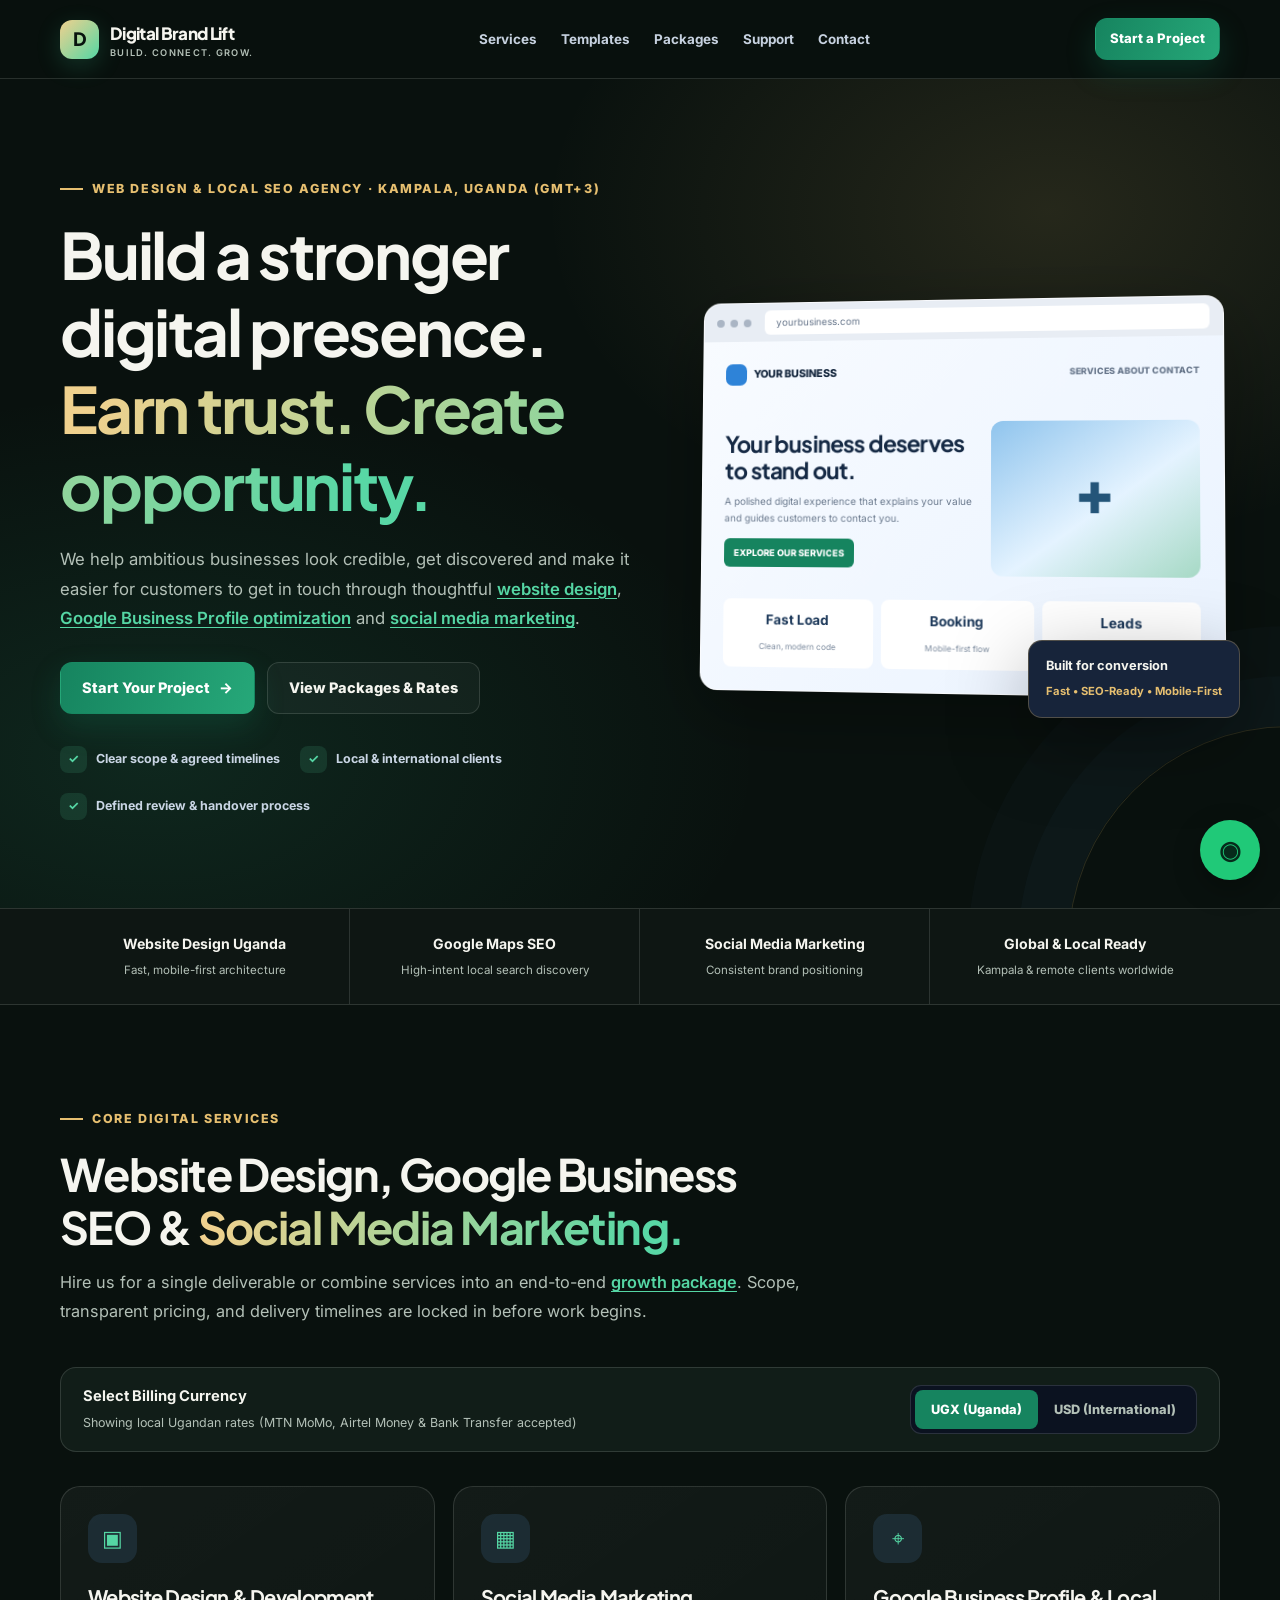
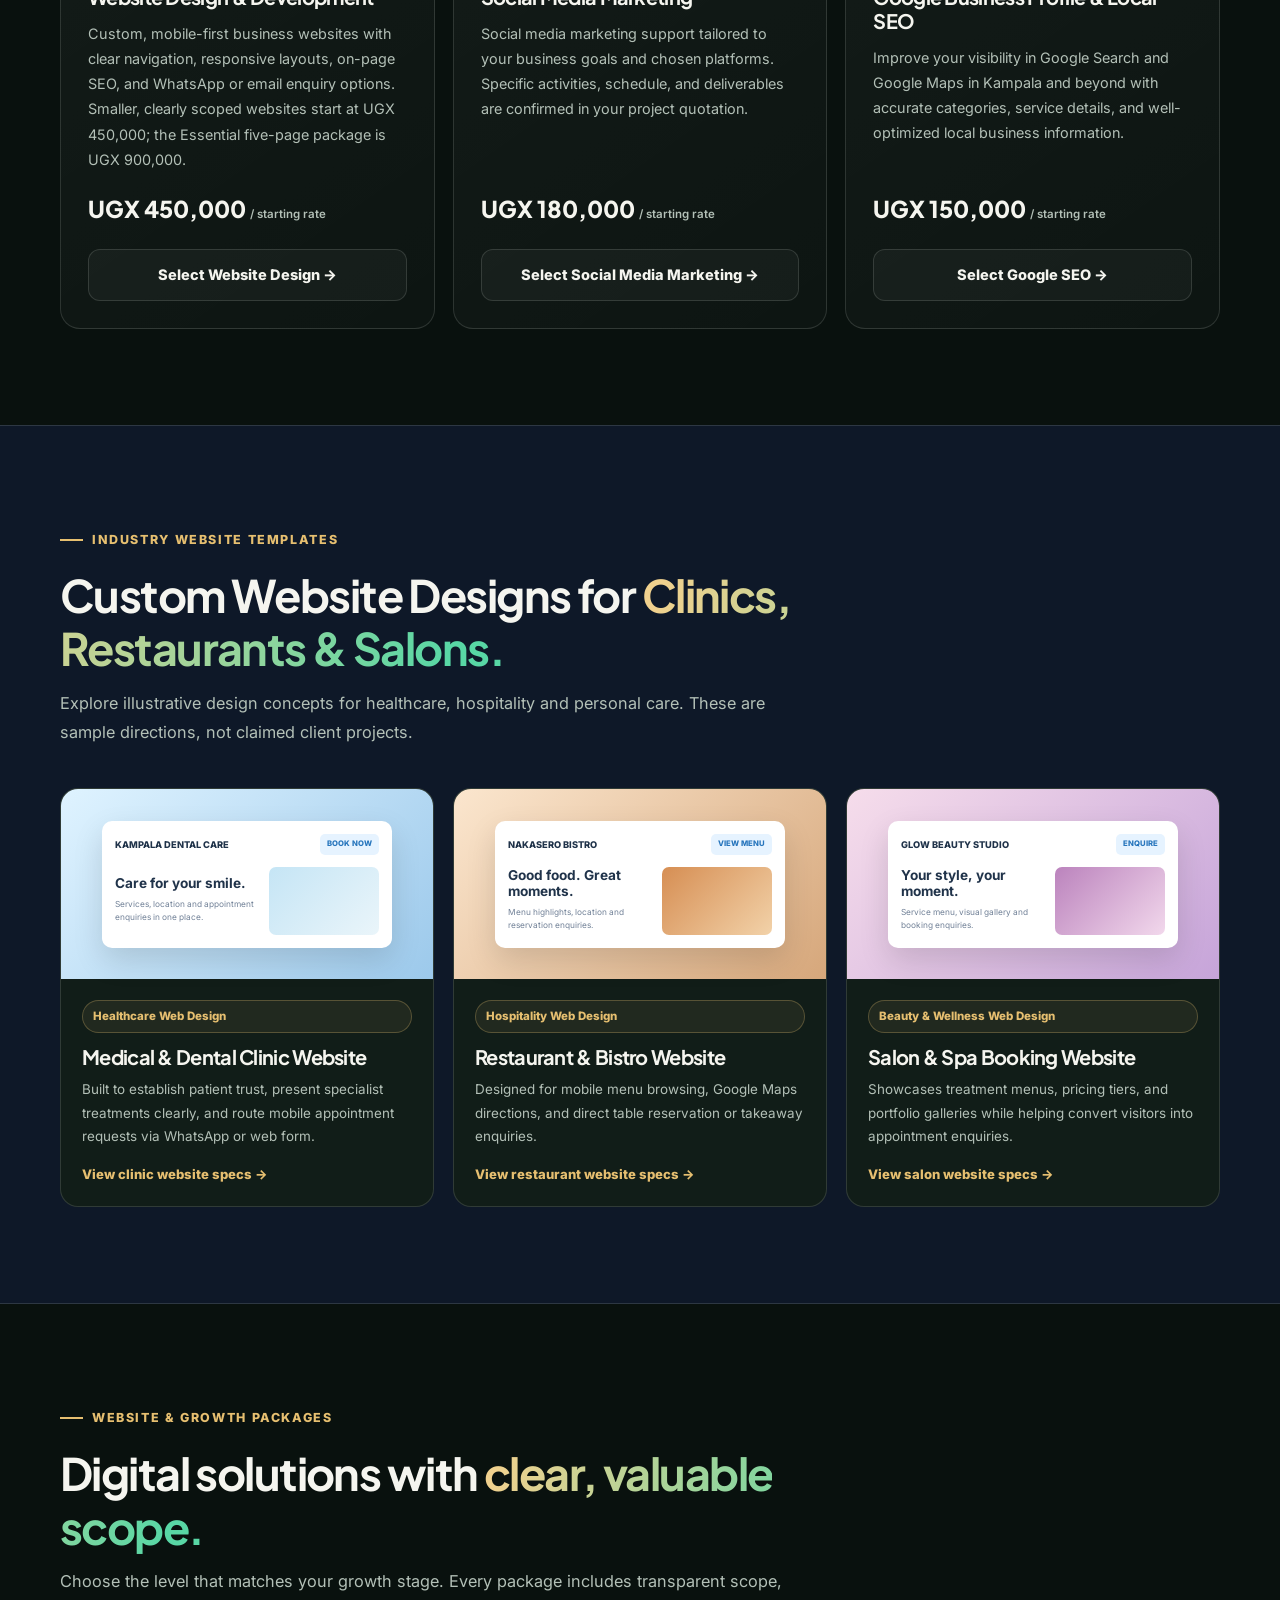
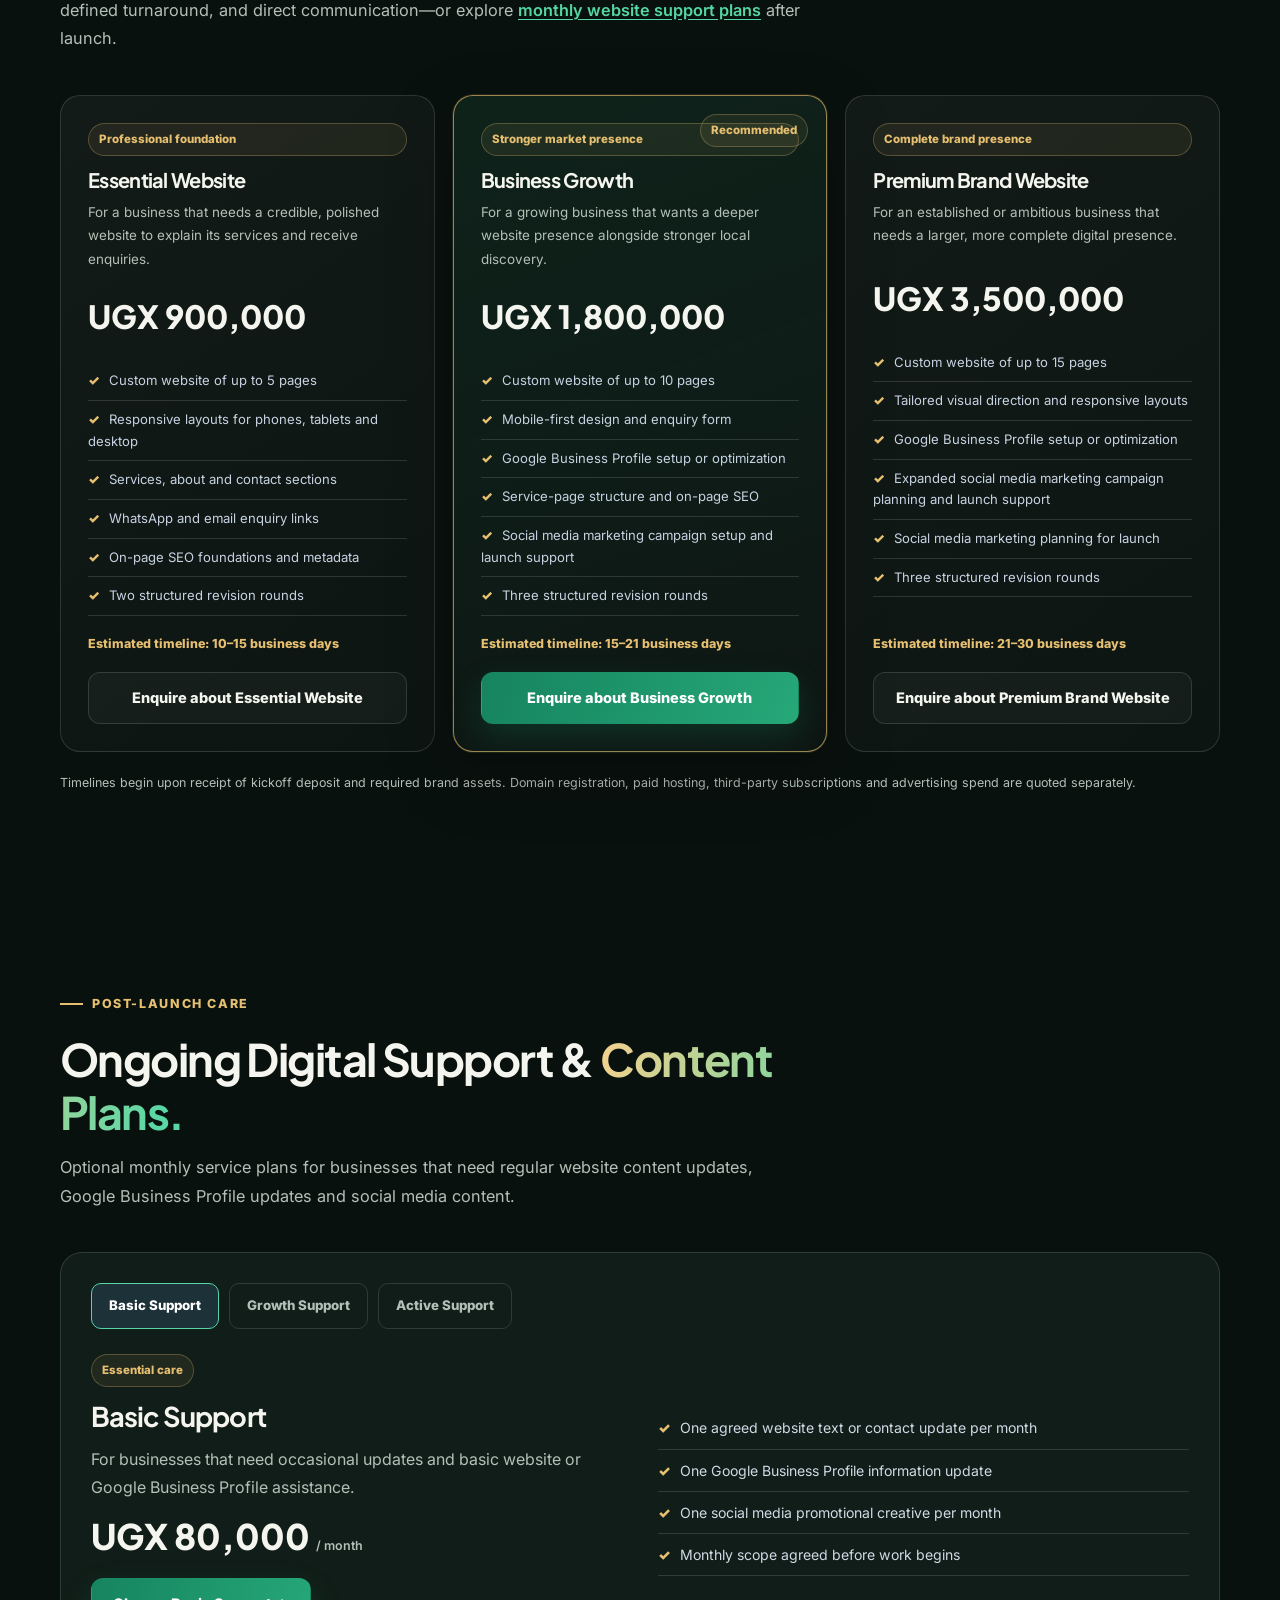
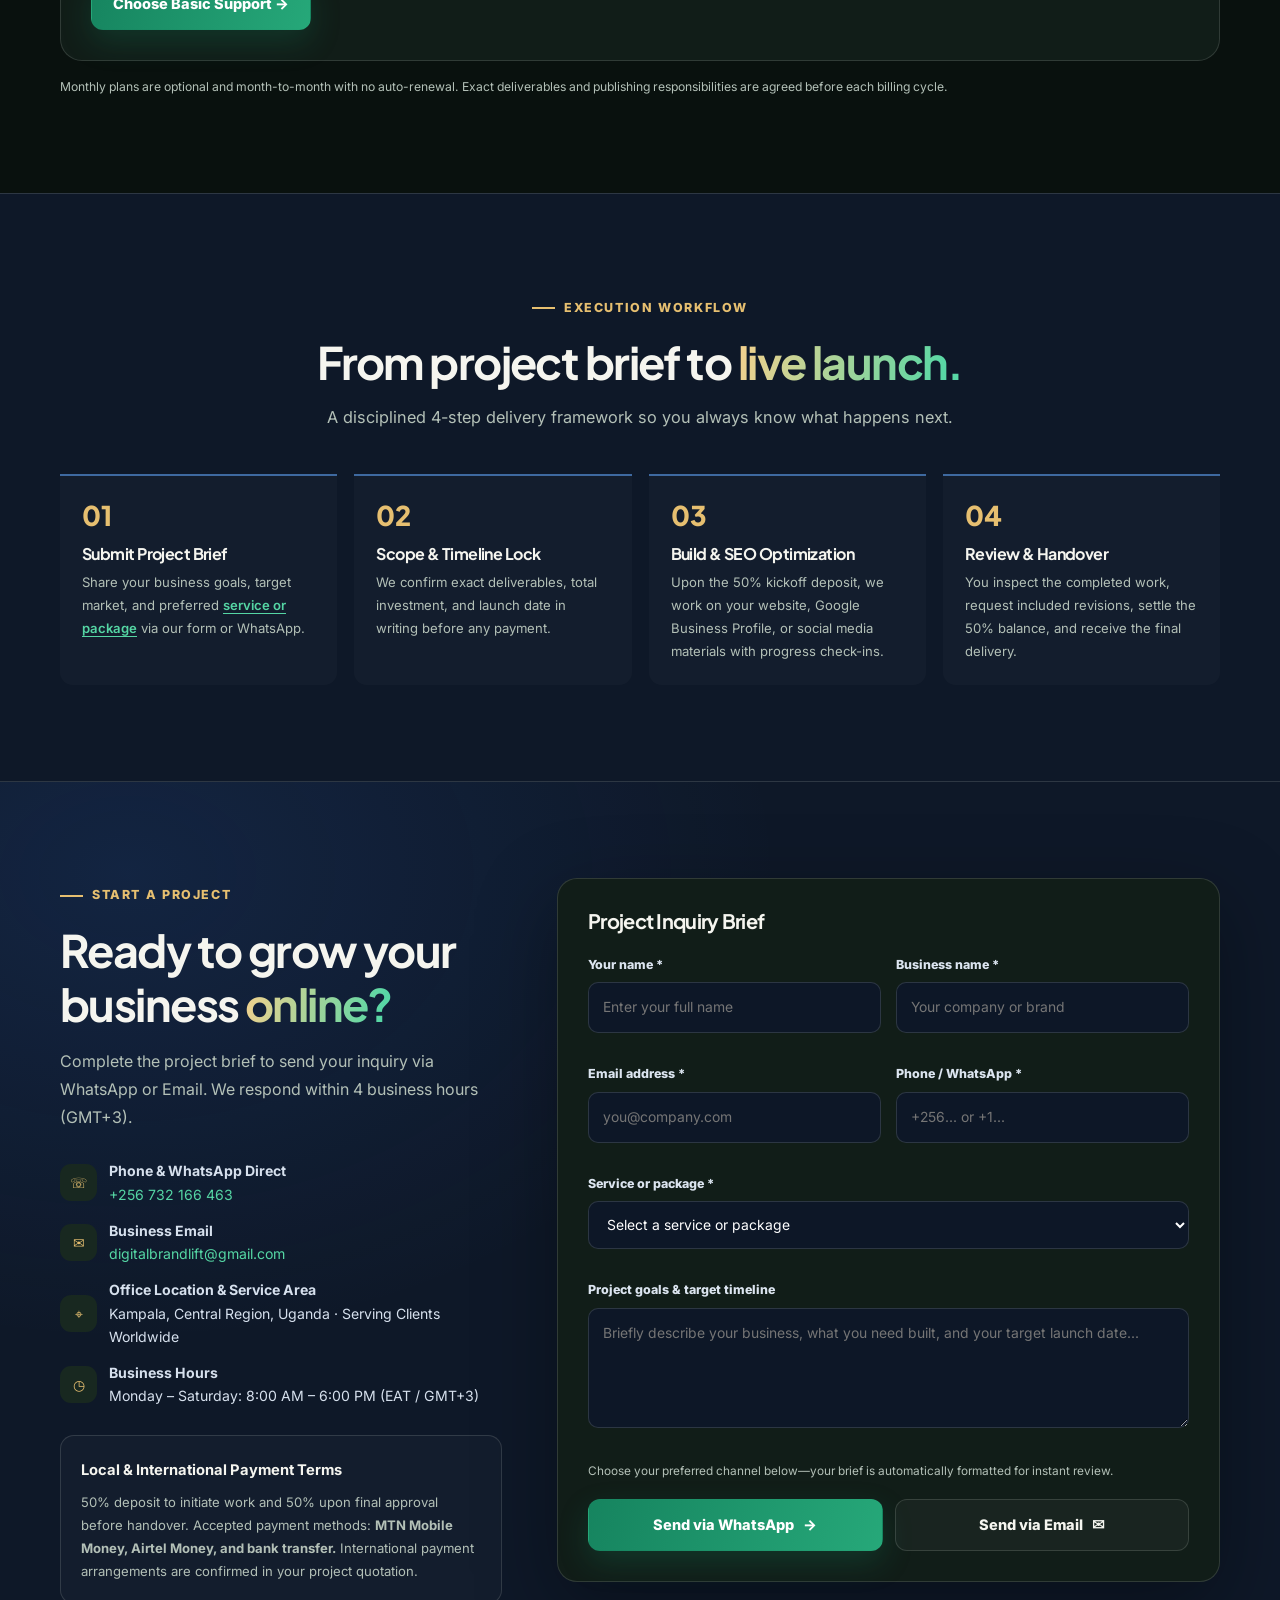
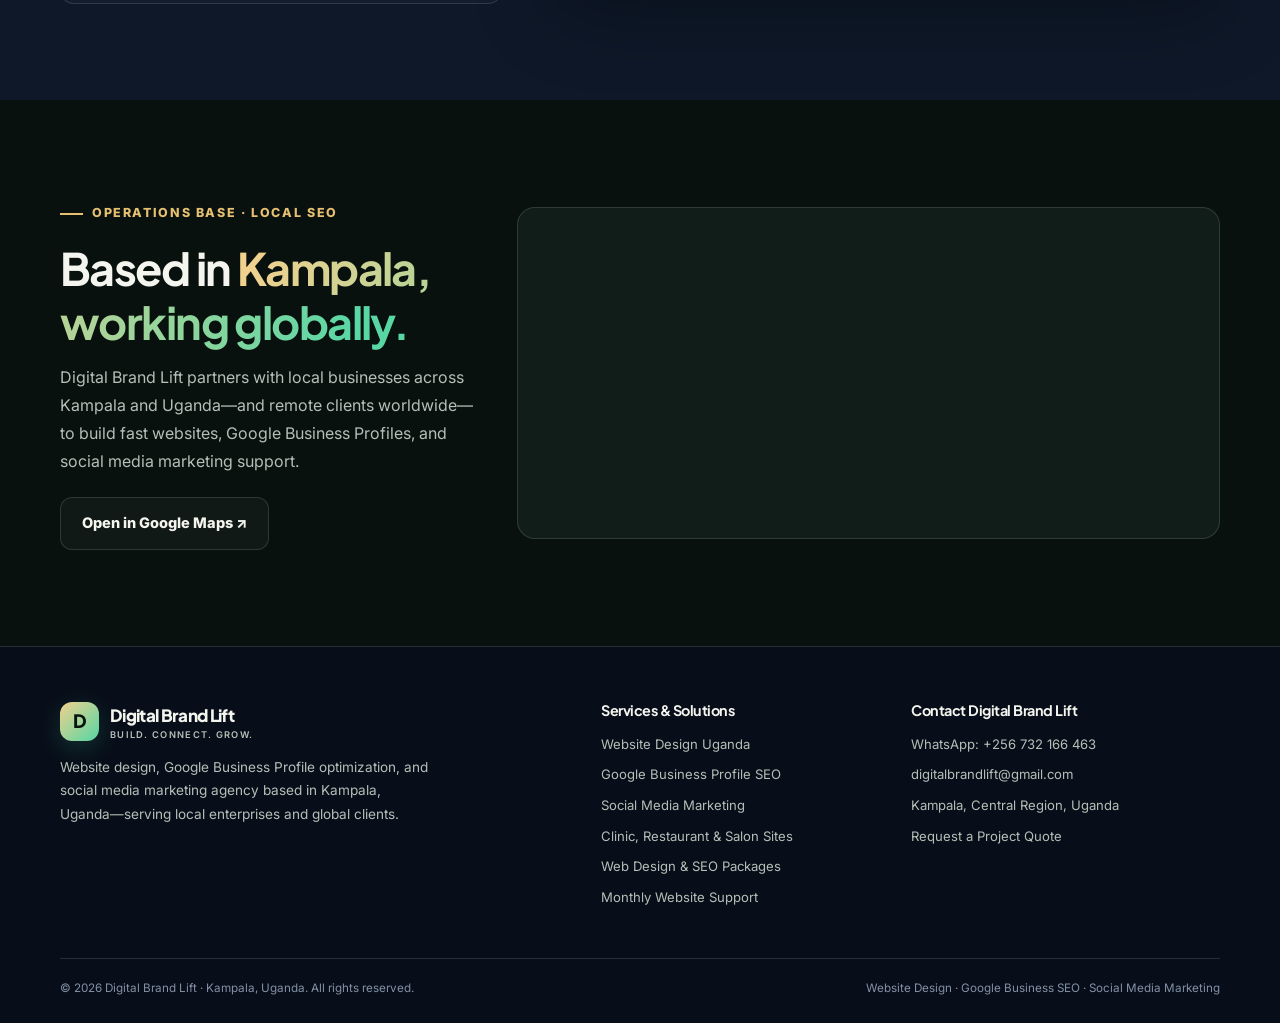
<file: website-design-uganda.html>
<!DOCTYPE html>
<html lang="en">
<head>
  <!-- Google Analytics 4 -->
  <script async src="https://www.googletagmanager.com/gtag/js?id=G-2ZZ420RL4R"></script>
  <script>
    window.dataLayer = window.dataLayer || [];
    function gtag(){dataLayer.push(arguments);}
    gtag('js', new Date());
    gtag('config', 'G-2ZZ420RL4R', { send_page_view: false });
  </script>
  <!-- End Google Analytics 4 -->

  <meta charset="UTF-8">
  <meta name="viewport" content="width=device-width, initial-scale=1.0">
  <meta name="theme-color" content="#0b1220">

  <title>Website Design &amp; Local SEO Kampala, Uganda | Digital Brand Lift</title>
  <meta name="description" content="Premium website design, Google Business Profile optimization, and social media marketing for ambitious businesses in Kampala, Uganda and worldwide. Clear scope, thoughtful design and agreed delivery timelines.">
  <link rel="canonical" href="https://xonearma-jpg.github.io/Digitalbrandlift/website-design-uganda.html">
  <meta name="robots" content="index, follow, max-image-preview:large">

  <!-- Open Graph & Social Sharing -->
  <meta property="og:title" content="Website Design &amp; Local SEO Kampala | Digital Brand Lift">
  <meta property="og:description" content="Premium websites, Google Business Profile optimization and social media marketing for ambitious businesses in Uganda and worldwide.">
  <meta property="og:type" content="website">
  <meta property="og:url" content="https://xonearma-jpg.github.io/Digitalbrandlift/website-design-uganda.html">
  <meta property="og:image" content="https://xonearma-jpg.github.io/Digitalbrandlift/logo.png">
  <meta property="og:locale" content="en_UG">
  <meta name="twitter:card" content="summary_large_image">
  <meta name="msvalidate.01" content="68F8D819886106F82DF31409A1DD0F93">
  <meta name="google-site-verification" content="zFpDQ5dIq-72U4ELE1WVCYw-OJoLM57N2l23M0TVz68">

  <!-- Local SEO Structured Data -->
  <script type="application/ld+json">
  {
    "@context": "https://schema.org",
    "@type": "ProfessionalService",
    "name": "Digital Brand Lift",
    "url": "https://xonearma-jpg.github.io/Digitalbrandlift/website-design-uganda.html",
    "logo": "https://xonearma-jpg.github.io/Digitalbrandlift/logo.png",
    "image": "https://xonearma-jpg.github.io/Digitalbrandlift/logo.png",
    "description": "Conversion-focused website design, Google Business Profile optimization, and social media marketing agency in Kampala, Uganda serving local and international businesses.",
    "telephone": "+256732166463",
    "email": "digitalbrandlift@gmail.com",
    "priceRange": "$$",
    "address": {
      "@type": "PostalAddress",
      "addressLocality": "Kampala",
      "addressRegion": "Central Region",
      "addressCountry": "UG"
    },
    "geo": {
      "@type": "GeoCoordinates",
      "latitude": 0.3476,
      "longitude": 32.5825
    },
    "areaServed": [
      { "@type": "City", "name": "Kampala" },
      { "@type": "Country", "name": "Uganda" },
      { "@type": "Place", "name": "Worldwide" }
    ],
    "openingHoursSpecification": {
      "@type": "OpeningHoursSpecification",
      "dayOfWeek": ["Monday", "Tuesday", "Wednesday", "Thursday", "Friday", "Saturday"],
      "opens": "08:00",
      "closes": "18:00"
    },
    "hasOfferCatalog": {
      "@type": "OfferCatalog",
      "name": "Website Design, Google Business SEO & Social Media Services",
      "itemListElement": [
        {
          "@type": "Offer",
          "itemOffered": {
            "@type": "Service",
            "name": "Website Design & Development",
            "description": "Mobile-first, fast-loading business websites with on-page SEO and WhatsApp lead capture."
          }
        },
        {
          "@type": "Offer",
          "itemOffered": {
            "@type": "Service",
            "name": "Google Business Profile Optimization",
            "description": "Local Google Maps SEO, verified categories, service catalogs, and profile optimization."
          }
        },
        {
          "@type": "Offer",
          "itemOffered": {
            "@type": "Service",
            "name": "Social Media Marketing",
            "description": "Social media marketing support scoped to the business's selected platforms, goals, and agreed campaign activities."
          }
        }
      ]
    }
  }
  </script>

  <!-- Google Fonts -->
  <link rel="preconnect" href="https://fonts.googleapis.com">
  <link rel="preconnect" href="https://fonts.gstatic.com" crossorigin>
  <link rel="preload" as="style" href="https://fonts.googleapis.com/css2?family=Inter:wght@400;600;700;800&family=Plus+Jakarta+Sans:wght@700;800&display=swap">
  <link rel="stylesheet" href="https://fonts.googleapis.com/css2?family=Inter:wght@400;600;700;800&family=Plus+Jakarta+Sans:wght@700;800&display=swap" media="print" onload="this.media='all'">
  <noscript>
    <link rel="stylesheet" href="https://fonts.googleapis.com/css2?family=Inter:wght@400;600;700;800&family=Plus+Jakarta+Sans:wght@700;800&display=swap">
  </noscript>

  <style>
    :root {
      --bg: #0b1220;
      --surface: #111c2e;
      --surface2: #17243a;
      --surface3: #1d2d46;
      --text: #f4f7fb;
      --muted: #a8b5c8;
      --line: rgba(255,255,255,.15);
      --blue: #62a8ff;
      --blue2: #3478ed;
      --green: #42d6a0;
      --white: #ffffff;
      --radius: 20px;
      --shadow: 0 22px 70px rgba(0,0,0,.25);
    }

    * { box-sizing: border-box; margin: 0; padding: 0; }

    html {
      scroll-behavior: smooth;
      scroll-padding-top: 95px;
    }

    body {
      background: var(--bg);
      color: var(--text);
      font-family: "Inter", -apple-system, BlinkMacSystemFont, sans-serif;
      line-height: 1.65;
      overflow-x: hidden;
    }

    body.modal-open { overflow: hidden; }

    a { color: inherit; text-decoration: none; }
    button, input, select, textarea { font: inherit; }
    button { cursor: pointer; }
    img { max-width: 100%; height: auto; display: block; }

    h1, h2, h3, h4 {
      font-family: "Plus Jakarta Sans", -apple-system, BlinkMacSystemFont, sans-serif;
      line-height: 1.2;
      letter-spacing: -.035em;
    }

    h1 { font-size: clamp(2.3rem, 5vw, 4.1rem); }
    h2 { font-size: clamp(1.9rem, 4vw, 2.8rem); }
    h3 { font-size: 1.25rem; }
    p { color: var(--muted); }

    .inline-link {
      color: var(--blue);
      text-decoration: underline;
      text-underline-offset: 3px;
      font-weight: 600;
    }

    .inline-link:hover { color: var(--green); }

    .container { width: min(1160px, 91%); margin: auto; }
    .section { padding: 96px 0; }
    .section-head { max-width: 740px; margin-bottom: 42px; }
    .section-head.center { margin-left: auto; margin-right: auto; text-align: center; }
    .section-head p { margin-top: 14px; font-size: 1.02rem; }

    .eyebrow {
      display: inline-flex;
      align-items: center;
      gap: 9px;
      color: var(--green);
      font-size: .78rem;
      font-weight: 800;
      text-transform: uppercase;
      letter-spacing: .13em;
      margin-bottom: 17px;
    }

    .eyebrow:before {
      content: "";
      width: 23px;
      height: 2px;
      background: var(--green);
    }

    .gradient-text {
      background: linear-gradient(100deg, #78b8ff, #48dfb0);
      -webkit-background-clip: text;
      background-clip: text;
      color: transparent;
    }

    .btn {
      display: inline-flex;
      align-items: center;
      justify-content: center;
      gap: 9px;
      min-height: 49px;
      padding: 13px 21px;
      border: 1px solid transparent;
      border-radius: 12px;
      font-weight: 800;
      font-size: .91rem;
      transition: .25s ease;
    }

    .btn:hover { transform: translateY(-3px); }

    .btn-primary {
      background: linear-gradient(110deg, var(--blue2), #2b9cce);
      color: white;
      box-shadow: 0 10px 28px rgba(52,120,237,.22);
    }

    .btn-outline {
      border-color: var(--line);
      color: var(--text);
      background: rgba(255,255,255,.035);
    }

    .btn-outline:hover {
      border-color: var(--blue);
      background: rgba(98,168,255,.08);
    }

    .btn-small { min-height: 40px; padding: 9px 14px; font-size: .82rem; }

    .tag {
      display: inline-flex;
      align-items: center;
      padding: 6px 10px;
      border: 1px solid rgba(66,214,160,.22);
      border-radius: 99px;
      background: rgba(66,214,160,.08);
      color: var(--green);
      font-size: .72rem;
      font-weight: 800;
    }

    /* Navigation */
    .site-header {
      position: sticky;
      top: 0;
      z-index: 1000;
      background: rgba(11,18,32,.88);
      backdrop-filter: blur(18px);
      border-bottom: 1px solid var(--line);
    }

    .nav {
      min-height: 78px;
      display: flex;
      align-items: center;
      justify-content: space-between;
      gap: 25px;
    }

    .brand {
      display: flex;
      align-items: center;
      gap: 11px;
      font-family: "Plus Jakarta Sans", sans-serif;
      font-weight: 800;
      font-size: 1.06rem;
      letter-spacing: -.04em;
      flex-shrink: 0;
    }

    .brand-mark {
      width: 39px;
      height: 39px;
      display: grid;
      place-items: center;
      border-radius: 12px;
      color: #061321;
      font-size: 1.15rem;
      background: linear-gradient(135deg, #76baff, #42d6a0);
      box-shadow: 0 7px 24px rgba(66,214,160,.18);
    }

    .brand small {
      display: block;
      color: var(--muted);
      font: 600 .58rem "Inter",sans-serif;
      letter-spacing: .14em;
      text-transform: uppercase;
    }

    .nav-links { display: flex; align-items: center; gap: 24px; }

    .nav-links a {
      color: #c6d1df;
      font-size: .84rem;
      font-weight: 700;
      transition: .2s;
    }

    .nav-links a:hover { color: var(--green); }
    .nav-actions { display: flex; align-items: center; gap: 10px; }

    .menu-toggle {
      display: none;
      width: 44px;
      height: 44px;
      border: 1px solid var(--line);
      border-radius: 12px;
      background: var(--surface);
      color: white;
      font-size: 1.35rem;
    }

    /* Hero */
    .hero {
      position: relative;
      padding: 92px 0 88px;
      overflow: hidden;
      background:
        radial-gradient(ellipse at 80% 18%, rgba(52,120,237,.17), transparent 35%),
        radial-gradient(ellipse at 10% 80%, rgba(66,214,160,.08), transparent 35%);
    }

    .hero:after {
      content: "";
      position: absolute;
      width: 440px;
      height: 440px;
      right: -230px;
      bottom: -260px;
      border: 1px solid rgba(98,168,255,.15);
      border-radius: 50%;
      box-shadow: 0 0 0 50px rgba(98,168,255,.025), 0 0 0 100px rgba(98,168,255,.02);
      pointer-events: none;
    }

    .hero-grid {
      display: grid;
      grid-template-columns: 1.05fr .95fr;
      align-items: center;
      gap: 55px;
      position: relative;
      z-index: 1;
    }

    .hero-copy p { max-width: 585px; margin: 22px 0 28px; font-size: 1.05rem; }
    .hero-buttons { display: flex; flex-wrap: wrap; gap: 12px; }
    .hero-proof { display: flex; flex-wrap: wrap; gap: 20px; margin-top: 32px; }

    .proof-item {
      display: flex;
      align-items: center;
      gap: 9px;
      color: #c9d5e4;
      font-size: .78rem;
      font-weight: 700;
    }

    .proof-icon {
      width: 27px;
      height: 27px;
      display: grid;
      place-items: center;
      border-radius: 8px;
      background: rgba(66,214,160,.12);
      color: var(--green);
    }

    /* Hero mockup */
    .hero-visual { position: relative; min-width: 0; }

    .browser {
      overflow: hidden;
      border: 1px solid rgba(255,255,255,.17);
      border-radius: 18px;
      background: #f7f9fc;
      color: #17243a;
      box-shadow: var(--shadow);
      transform: perspective(1000px) rotateY(-5deg) rotateX(2deg);
    }

    .browser-bar {
      height: 39px;
      background: #e8edf4;
      display: flex;
      align-items: center;
      gap: 6px;
      padding: 0 13px;
    }

    .browser-dot { width: 8px; height: 8px; border-radius: 50%; background: #aab5c4; }
    .browser-address { margin-left: 8px; padding: 4px 12px; flex: 1; border-radius: 6px; background: white; color: #66758a; font-size: .62rem; }
    .mock-site { padding: 23px; min-height: 340px; background: linear-gradient(135deg,#f8fbff,#eaf3ff); }
    .mock-nav { display: flex; align-items: center; justify-content: space-between; color: #13253c; font-size: .68rem; font-weight: 800; }
    .mock-logo { display: flex; align-items: center; gap: 7px; }
    .mock-logo span { width: 22px; height: 22px; border-radius: 7px; background: #2e83d8; }
    .mock-nav-links { color: #66758a; font-size: .55rem; }
    .mock-hero { display: grid; grid-template-columns: 1fr .8fr; gap: 15px; align-items: center; margin-top: 38px; }
    .mock-hero h3 { color: #152944; font-size: 1.45rem; line-height: 1.17; }
    .mock-hero p { color: #6b7a8e; font-size: .63rem; margin: 10px 0; }
    .mock-button { display: inline-block; padding: 7px 10px; border-radius: 6px; background: #2478d3; color: white; font-size: .58rem; font-weight: 800; }

    .mock-photo {
      min-height: 155px;
      border-radius: 12px;
      display: grid;
      place-items: center;
      background: linear-gradient(145deg,#8fc4ed,#e4f3ff 55%,#a6d9c5);
      color: #245579;
      font-size: 2.6rem;
    }

    .mock-stats { display: grid; grid-template-columns: repeat(3,1fr); gap: 8px; margin-top: 24px; }
    .mock-stat { padding: 10px 7px; background: white; border-radius: 8px; text-align: center; }
    .mock-stat strong { display: block; color: #1d395a; font-size: .85rem; }
    .mock-stat span { color: #7c8b9e; font-size: .52rem; }

    .floating-card {
      position: absolute;
      right: -20px;
      bottom: -25px;
      padding: 14px 17px;
      border: 1px solid var(--line);
      border-radius: 14px;
      background: #17243a;
      box-shadow: var(--shadow);
      min-width: 195px;
    }

    .floating-card strong { display: block; font-size: .8rem; }
    .floating-card span { color: var(--green); font-size: .7rem; font-weight: 700; }

    /* Trust strip */
    .trust-strip { border-top: 1px solid var(--line); border-bottom: 1px solid var(--line); background: rgba(255,255,255,.018); }
    .trust-grid { display: grid; grid-template-columns: repeat(4,1fr); }
    .trust-item { padding: 23px 12px; text-align: center; border-right: 1px solid var(--line); }
    .trust-item:last-child { border: 0; }
    .trust-item strong { display: block; color: var(--text); font-size: .88rem; }
    .trust-item span { color: var(--muted); font-size: .72rem; }

    /* Currency Switcher */
    .currency-bar {
      display: flex;
      flex-wrap: wrap;
      align-items: center;
      justify-content: space-between;
      gap: 16px;
      padding: 16px 22px;
      margin-bottom: 34px;
      border: 1px solid var(--line);
      border-radius: 16px;
      background: var(--surface);
    }

    .currency-info strong { display: block; font-size: .92rem; color: var(--text); }
    .currency-info span { font-size: .78rem; color: var(--muted); }

    .currency-toggle {
      display: inline-flex;
      padding: 4px;
      border-radius: 11px;
      background: #0b1220;
      border: 1px solid var(--line);
    }

    .currency-btn {
      padding: 9px 16px;
      border: 0;
      border-radius: 8px;
      background: transparent;
      color: var(--muted);
      font-size: .8rem;
      font-weight: 800;
      transition: .2s;
    }

    .currency-btn.active {
      background: linear-gradient(110deg, var(--blue2), #2b9cce);
      color: white;
    }

    /* Services */
    .services-grid { display: grid; grid-template-columns: repeat(3,1fr); gap: 18px; }

    .service-card, .package-card, .support-card {
      padding: 27px;
      border: 1px solid var(--line);
      border-radius: var(--radius);
      background: linear-gradient(145deg,rgba(255,255,255,.045),rgba(255,255,255,.018));
      transition: .25s ease;
      display: flex;
      flex-direction: column;
    }

    .service-card:hover, .package-card:hover { transform: translateY(-6px); border-color: rgba(98,168,255,.45); }

    .service-icon {
      width: 49px;
      height: 49px;
      display: grid;
      place-items: center;
      border-radius: 14px;
      margin-bottom: 22px;
      background: rgba(98,168,255,.12);
      color: var(--blue);
      font-size: 1.4rem;
    }

    .service-card p { margin: 12px 0 18px; font-size: .9rem; }
    .price { margin-top: auto; font-family: "Plus Jakarta Sans",sans-serif; font-weight: 800; font-size: 1.45rem; color: var(--text); }
    .price small { font: 600 .72rem "Inter",sans-serif; color: var(--muted); }
    .service-card .btn { width: 100%; margin-top: 21px; }

    /* Templates */
    .templates-section { background: #0e1828; border-top: 1px solid var(--line); border-bottom: 1px solid var(--line); }
    .template-grid { display: grid; grid-template-columns: repeat(3,1fr); gap: 19px; }

    .template-card {
      overflow: hidden;
      border: 1px solid var(--line);
      border-radius: 18px;
      background: var(--surface);
      transition: .25s;
      display: flex;
      flex-direction: column;
    }

    .template-card:hover { transform: translateY(-5px); border-color: var(--blue); }
    .template-art { height: 190px; padding: 16px; display: flex; align-items: center; justify-content: center; }
    .clinic-art { background: linear-gradient(135deg,#dff3ff,#9cc9eb); }
    .restaurant-art { background: linear-gradient(135deg,#fbe6ce,#d6a77b); }
    .salon-art { background: linear-gradient(135deg,#f6ddeb,#c6a4d9); }

    .mini-window {
      width: 100%;
      max-width: 290px;
      padding: 13px;
      border-radius: 10px;
      background: white;
      color: #20334a;
      box-shadow: 0 12px 30px rgba(0,0,0,.13);
    }

    .mini-top { display: flex; justify-content: space-between; align-items: center; margin-bottom: 12px; font-size: .58rem; font-weight: 800; }
    .mini-pill { padding: 4px 7px; border-radius: 5px; background: #e6f3ff; color: #2876bd; font-size: .48rem; }
    .mini-content { display: grid; grid-template-columns: 1fr .75fr; gap: 8px; align-items: center; }
    .mini-content strong { display: block; font-size: .85rem; line-height: 1.15; }
    .mini-content small { display: block; color: #718197; font-size: .52rem; margin-top: 6px; }
    .mini-block { height: 68px; border-radius: 7px; background: linear-gradient(135deg,#c5e5f5,#eaf5fa); }
    .restaurant-art .mini-block { background: linear-gradient(135deg,#d68e53,#f2d2a9); }
    .salon-art .mini-block { background: linear-gradient(135deg,#bb83bd,#f2d8ec); }

    .template-info { padding: 21px; flex: 1; display: flex; flex-direction: column; }
    .template-info p { font-size: .84rem; margin: 9px 0 15px; }

    .text-link {
      margin-top: auto;
      align-self: flex-start;
      color: var(--blue);
      font-size: .82rem;
      font-weight: 800;
      background: none;
      border: 0;
    }

    .text-link:hover { color: var(--green); }

    /* Packages */
    .packages-grid { display: grid; grid-template-columns: repeat(3,1fr); gap: 18px; align-items: stretch; }
    .package-card { position: relative; }
    .package-card.featured { border-color: rgba(66,214,160,.55); background: linear-gradient(160deg,rgba(66,214,160,.09),rgba(255,255,255,.025)); }
    .popular-label { position: absolute; top: 18px; right: 18px; }
    .package-card h3 { margin: 12px 0 9px; }
    .package-card > p { font-size: .84rem; min-height: 52px; }
    .package-price { margin: 19px 0; font-family: "Plus Jakarta Sans"; font-size: 2rem; font-weight: 800; }
    .package-price small { font: 600 .7rem "Inter"; color: var(--muted); }
    .package-list { list-style: none; margin: 0 0 18px; }

    .package-list li {
      padding: 8px 0;
      border-bottom: 1px solid var(--line);
      color: #c7d3e2;
      font-size: .82rem;
    }

    .package-list li:before { content: "✓"; color: var(--green); font-weight: 900; margin-right: 9px; }
    .delivery { margin-top: auto; margin-bottom: 18px; color: var(--green); font-size: .78rem; font-weight: 800; }
    .package-card .btn { width: 100%; }

    /* Support tabs */
    .support-wrap { padding: 30px; border: 1px solid var(--line); border-radius: 22px; background: var(--surface); }
    .support-tabs { display: flex; flex-wrap: wrap; gap: 10px; margin-bottom: 25px; }

    .support-tab {
      padding: 11px 17px;
      border: 1px solid var(--line);
      border-radius: 10px;
      background: transparent;
      color: var(--muted);
      font-weight: 800;
      font-size: .83rem;
    }

    .support-tab.active { background: rgba(98,168,255,.14); border-color: var(--blue); color: white; }
    .support-content { display: grid; grid-template-columns: 1fr 1fr; align-items: center; gap: 35px; }
    .support-content p { margin: 12px 0; }
    .support-price { font: 800 2.2rem "Plus Jakarta Sans"; color: var(--text); }
    .support-price small { font: 600 .78rem "Inter"; color: var(--muted); }
    .support-deliverables { list-style: none; }

    .support-deliverables li {
      padding: 9px 0;
      color: #d0d9e5;
      border-bottom: 1px solid var(--line);
      font-size: .88rem;
    }

    .support-deliverables li:before { content: "✓"; color: var(--green); margin-right: 10px; font-weight: 900; }

    /* Process */
    .process-grid { display: grid; grid-template-columns: repeat(4,1fr); gap: 17px; }

    .process-step {
      padding: 22px;
      border-top: 2px solid rgba(98,168,255,.55);
      background: rgba(255,255,255,.025);
      border-radius: 0 0 13px 13px;
    }

    .step-number { color: var(--green); font: 800 1.7rem "Plus Jakarta Sans"; }
    .process-step h3 { margin: 12px 0 8px; font-size: 1rem; }
    .process-step p { font-size: .82rem; }

    /* Enquiry */
    .enquiry-section { background: radial-gradient(ellipse at 10% 10%,rgba(52,120,237,.13),transparent 40%), #0e1828; }
    .enquiry-grid { display: grid; grid-template-columns: .8fr 1.2fr; gap: 55px; align-items: start; }
    .contact-points { margin-top: 28px; display: grid; gap: 13px; }

    .contact-point {
      display: flex;
      align-items: center;
      gap: 12px;
      color: #d6e0ed;
      font-size: .88rem;
    }

    .contact-point span {
      width: 37px;
      height: 37px;
      display: grid;
      place-items: center;
      border-radius: 11px;
      background: var(--surface2);
      color: var(--green);
      flex-shrink: 0;
    }

    .contact-point a { color: var(--blue); }

    .enquiry-form {
      padding: 30px;
      border: 1px solid var(--line);
      border-radius: 20px;
      background: var(--surface);
      box-shadow: var(--shadow);
    }

    .form-grid { display: grid; grid-template-columns: 1fr 1fr; gap: 15px; }
    .form-field { margin-bottom: 16px; }
    .form-field.full { grid-column: 1/-1; }

    .form-field label {
      display: block;
      margin-bottom: 7px;
      color: #dce5f0;
      font-size: .78rem;
      font-weight: 800;
    }

    .form-field input, .form-field select, .form-field textarea {
      width: 100%;
      padding: 13px 14px;
      border: 1px solid var(--line);
      border-radius: 10px;
      outline: none;
      color: white;
      background: #0d1727;
      font-size: .87rem;
      transition: .2s;
    }

    .form-field input:focus,
    .form-field select:focus,
    .form-field textarea:focus {
      border-color: var(--blue);
      box-shadow: 0 0 0 3px rgba(98,168,255,.1);
    }

    .form-field select option, .form-field select optgroup { background: #0d1727; color: white; }
    .form-field textarea { min-height: 110px; resize: vertical; }

    .form-error {
      display: none;
      padding: 11px 14px;
      margin-bottom: 14px;
      border-radius: 10px;
      border: 1px solid rgba(255,107,107,.45);
      background: rgba(255,107,107,.1);
      color: #ffb3b3;
      font-size: .8rem;
      font-weight: 600;
    }

    .form-error.visible { display: block; }
    .form-note { font-size: .74rem; margin: 10px 0 17px; }
    .form-actions { display: grid; grid-template-columns: 1fr 1fr; gap: 12px; }

    /* Location */
    .location-grid { display: grid; grid-template-columns: .75fr 1.25fr; gap: 35px; align-items: center; }
    .map-frame { overflow: hidden; min-height: 330px; border: 1px solid var(--line); border-radius: 18px; background: var(--surface); }
    .map-frame iframe { width: 100%; height: 330px; display: block; border: 0; filter: grayscale(.2) contrast(1.05); }

    /* Footer */
    footer { border-top: 1px solid var(--line); padding: 55px 0 25px; background: #080e19; }
    .footer-grid { display: grid; grid-template-columns: 1.3fr .7fr .8fr; gap: 40px; }
    .footer-about p { max-width: 370px; margin-top: 15px; font-size: .85rem; }
    .footer-col h4 { margin-bottom: 15px; font-size: .9rem; }
    .footer-col a { display: block; margin: 9px 0; color: var(--muted); font-size: .82rem; }
    .footer-col a:hover { color: var(--green); }
    .footer-bottom { display: flex; justify-content: space-between; gap: 15px; margin-top: 40px; padding-top: 20px; border-top: 1px solid var(--line); color: #8291a5; font-size: .73rem; }

    /* Modal */
    .modal {
      position: fixed;
      inset: 0;
      z-index: 2000;
      display: none;
      align-items: center;
      justify-content: center;
      padding: 20px;
      background: rgba(0,0,0,.76);
      backdrop-filter: blur(8px);
    }

    .modal.open { display: flex; }

    .modal-box {
      position: relative;
      width: min(570px,100%);
      max-height: 90vh;
      overflow: auto;
      padding: 30px;
      border: 1px solid var(--line);
      border-radius: 20px;
      background: #142137;
      box-shadow: var(--shadow);
      animation: modalIn .22s ease;
    }

    @keyframes modalIn {
      from { opacity: 0; transform: translateY(12px) scale(.98); }
      to { opacity: 1; transform: none; }
    }

    .modal-close {
      position: absolute;
      top: 14px;
      right: 15px;
      width: 36px;
      height: 36px;
      border: 1px solid var(--line);
      border-radius: 10px;
      background: var(--surface2);
      color: white;
      font-size: 1.2rem;
    }

    .modal-box p { margin: 13px 0; }
    .modal-features { list-style: none; margin: 15px 0 23px; }

    .modal-features li {
      padding: 8px 0;
      border-bottom: 1px solid var(--line);
      color: #d0d9e5;
      font-size: .86rem;
    }

    .modal-features li:before { content: "✓"; color: var(--green); margin-right: 9px; }

    .whatsapp-float {
      position: fixed;
      z-index: 900;
      right: 20px;
      bottom: 20px;
      width: 60px;
      height: 60px;
      display: grid;
      place-items: center;
      border-radius: 50%;
      background: #20c978;
      color: #062b1b;
      font-size: 1.55rem;
      font-weight: 900;
      box-shadow: 0 10px 28px rgba(0,0,0,.3);
      transition: .2s;
    }

    .whatsapp-float:hover { transform: translateY(-4px) scale(1.04); }

    /* Accessibility and focus */
    ::selection {
      background: rgba(66,214,160,.3);
      color: #fff;
    }

    .btn:focus-visible,
    a:focus-visible,
    button:focus-visible,
    input:focus-visible,
    select:focus-visible,
    textarea:focus-visible {
      outline: 3px solid var(--green);
      outline-offset: 3px;
    }

    .nav-links a {
      min-height: 44px;
      display: flex;
      align-items: center;
    }

    .form-field input,
    .form-field select,
    .form-field textarea {
      min-height: 48px;
    }

    .form-field textarea { min-height: 120px; }

    p { line-height: 1.75; }

    @media (max-width: 920px) {
      .nav-links { gap: 15px; }
      .hero-grid { gap: 30px; }
      .packages-grid, .services-grid, .template-grid { grid-template-columns: repeat(2,1fr); }
      .package-card:last-child, .service-card:last-child { grid-column: auto; }
      .process-grid { grid-template-columns: repeat(2,1fr); }
      .nav { gap: 12px; }
      .service-card, .package-card { padding: 23px; }
    }

    @media (max-width: 700px) {
      .container { width: min(100% - 32px, 560px); }
      .section { padding: 64px 0; }
      .section-head { margin-bottom: 30px; }
      .nav { min-height: 70px; }
      .menu-toggle { display: grid; place-items: center; }
      .nav-actions { margin-left: auto; }

      /* Keep the primary CTA visible on mobile */
      .nav-actions .btn {
        display: inline-flex;
        padding: 9px 12px;
        font-size: .76rem;
      }

      .nav-links {
        position: absolute;
        top: 70px;
        left: 0;
        right: 0;
        display: flex;
        flex-direction: column;
        align-items: stretch;
        gap: 0;
        padding: 8px 5% 18px;
        background: #0d1727;
        border-bottom: 1px solid var(--line);
        max-height: 0;
        overflow: hidden;
        opacity: 0;
        transition: max-height .3s ease, opacity .25s ease;
      }

      .nav-links.open {
        max-height: 420px;
        overflow-y: auto;
        opacity: 1;
      }

      .nav-links a { padding: 13px 5px; border-bottom: 1px solid var(--line); }

      .hero { padding: 58px 0 65px; }
      .hero-grid, .enquiry-grid, .location-grid, .support-content { grid-template-columns: 1fr; }
      .hero-copy p { font-size: .96rem; }
      .hero-buttons { display: grid; grid-template-columns: 1fr; }
      .hero-buttons .btn { width: 100%; }
      .hero-visual { margin: 10px 8px 20px 0; }
      .browser { transform: none; }
      .floating-card { right: 0; min-width: 0; }

      .trust-grid { grid-template-columns: repeat(2,1fr); }
      .trust-item:nth-child(2) { border-right: 0; }
      .trust-item:nth-child(-n+2) { border-bottom: 1px solid var(--line); }

      .packages-grid, .services-grid, .template-grid { grid-template-columns: 1fr; }
      .package-card > p { min-height: 0; }
      .support-wrap { padding: 20px; }
      .support-tabs { display: grid; grid-template-columns: 1fr; }

      .form-grid, .form-actions { grid-template-columns: 1fr; gap: 0; }
      .form-actions { gap: 10px; }
      .form-field.full { grid-column: auto; }
      .enquiry-form { padding: 20px; }

      .footer-grid { grid-template-columns: 1fr 1fr; }
      .footer-about { grid-column: 1/-1; }
      .footer-bottom { flex-direction: column; }

      .mock-site { min-height: 300px; padding: 17px; }
      .mock-hero h3 { font-size: 1.1rem; }
      .mock-photo { min-height: 125px; }

      .currency-bar { padding: 16px; }
      .currency-toggle { width: 100%; }
      .currency-btn { flex: 1; padding: 9px 8px; }
      .form-actions .btn { width: 100%; }
    }

    @media (max-width: 420px) {
      .brand { font-size: .85rem; }
      .brand-mark { width: 35px; height: 35px; }
      .brand small { font-size: .52rem; }
      h1 { font-size: 2.15rem; }
      h2 { font-size: 1.75rem; }
      .nav-actions .btn { font-size: .7rem; padding: 8px 10px; }
      .process-grid { grid-template-columns: 1fr; }
      .footer-grid { grid-template-columns: 1fr; }
      .footer-about { grid-column: auto; }
      .mock-nav-links { display: none; }
      .support-wrap { padding: 15px; }
    }

    @media (prefers-reduced-motion: reduce) {
      *,
      *::before,
      *::after {
        scroll-behavior: auto !important;
        animation-duration: .01ms !important;
        animation-iteration-count: 1 !important;
        transition-duration: .01ms !important;
      }
    }

    /* Digital Brand Lift premium identity refresh */
    :root {
      --bg: #09110e; --surface: #111d18; --surface2: #182820; --surface3: #20372c;
      --text: #f5f5ef; --muted: #b3c0b7; --line: rgba(229,239,231,.14);
      --blue: #55d6a4; --blue2: #16845f; --green: #e6bf70; --white: #fff;
      --radius: 20px; --shadow: 0 24px 80px rgba(0,0,0,.34);
    }
    .gradient-text { background: linear-gradient(105deg,#f0d18e 4%,#58d7a5 90%); -webkit-background-clip:text; background-clip:text; color:transparent; }
    .btn-primary { background: linear-gradient(110deg,#16845f,#26a879); color:#fff; box-shadow:0 12px 30px rgba(22,132,95,.24); }
    .btn-outline:hover { border-color:#55d6a4; background:rgba(85,214,164,.09); }
    .hero { background:radial-gradient(ellipse at 82% 16%,rgba(230,191,112,.13),transparent 34%),radial-gradient(ellipse at 12% 82%,rgba(53,190,139,.13),transparent 38%); }
    .hero:after { border-color:rgba(230,191,112,.16); }
    .site-header { background:rgba(9,17,14,.9); }
    .brand-mark { color:#08130e; background:linear-gradient(135deg,#f0d18e,#55d6a4); }
    .package-card.featured { border-color:rgba(230,191,112,.65); box-shadow:0 22px 65px rgba(0,0,0,.28),0 0 0 1px rgba(230,191,112,.12); }
    .popular-label { background:rgba(230,191,112,.15); color:#f0d18e; border-color:rgba(230,191,112,.35); }
    .currency-btn.active { background:#16845f; border-color:#16845f; color:#fff; }
    .text-link { color:#e6bf70; }
    .text-link:hover,.inline-link:hover { color:#55d6a4; }
    .template-art { border-color:rgba(230,191,112,.2); }
    .floating-card { border-color:rgba(230,191,112,.28); }
    .mock-button { background:#16845f; }
    .proof-icon { background:rgba(85,214,164,.13); color:#55d6a4; }
    .eyebrow,.eyebrow:before { color:#e6bf70; }
    .eyebrow:before { background:#e6bf70; }
    .tag { color:#e6bf70; border-color:rgba(230,191,112,.28); background:rgba(230,191,112,.08); }
    @media(max-width:760px){.hero{padding-top:64px}.hero-grid{gap:34px}.section{padding:72px 0}}
  </style>

  <!-- Google Tag Manager -->
  <script>
  (function(w,d,s,l,i){w[l]=w[l]||[];w[l].push({'gtm.start':
  new Date().getTime(),event:'gtm.js'});var f=d.getElementsByTagName(s)[0],
  j=d.createElement(s),dl=l!='dataLayer'?'&l='+l:'';j.async=true;j.src=
  'https://www.googletagmanager.com/gtm.js?id='+i+dl;f.parentNode.insertBefore(j,f);
  })(window,document,'script','dataLayer','GTM-T68ZVZ82');
  </script>
  <!-- End Google Tag Manager -->
</head>

<body>
  <!-- Google Tag Manager (noscript) -->
  <noscript><iframe src="https://www.googletagmanager.com/ns.html?id=GTM-T68ZVZ82"
  height="0" width="0" style="display:none;visibility:hidden"></iframe></noscript>
  <!-- End Google Tag Manager (noscript) -->

  <header class="site-header">
    <div class="container nav">
      <a class="brand" href="#home" aria-label="Digital Brand Lift home">
        <span class="brand-mark">D</span>
        <span>Digital Brand Lift<small>Build. Connect. Grow.</small></span>
      </a>

      <nav class="nav-links" id="navLinks" aria-label="Main navigation">
        <a href="#services">Services</a>
        <a href="#templates">Templates</a>
        <a href="#packages">Packages</a>
        <a href="#support">Support</a>
        <a href="#contact">Contact</a>
      </nav>

      <div class="nav-actions">
        <a class="btn btn-primary btn-small" href="#contact">Start a Project</a>
        <button class="menu-toggle"
                id="menuToggle"
                type="button"
                aria-label="Open navigation"
                aria-expanded="false"
                aria-controls="navLinks">☰</button>
      </div>
    </div>
  </header>

  <main>
    <!-- Hero -->
    <section class="hero" id="home">
      <div class="container hero-grid">
        <div class="hero-copy">
          <span class="eyebrow">Web Design &amp; Local SEO Agency · Kampala, Uganda (GMT+3)</span>
          <h1>Build a stronger digital presence. <span class="gradient-text">Earn trust. Create opportunity.</span></h1>
          <p>We help ambitious businesses look credible, get discovered and make it easier for customers to get in touch through thoughtful <a class="inline-link" href="#services">website design</a>, <a class="inline-link" href="#services">Google Business Profile optimization</a> and <a class="inline-link" href="#services">social media marketing</a>.</p>
          <div class="hero-buttons">
            <a class="btn btn-primary" href="#contact">Start Your Project <span>→</span></a>
            <a class="btn btn-outline" href="#packages">View Packages &amp; Rates</a>
          </div>
          <div class="hero-proof">
            <div class="proof-item"><span class="proof-icon">✓</span> Clear scope &amp; agreed timelines</div>
            <div class="proof-item"><span class="proof-icon">✓</span> Local &amp; international clients</div>
            <div class="proof-item"><span class="proof-icon">✓</span> Defined review &amp; handover process</div>
          </div>
        </div>

        <div class="hero-visual" role="img" aria-label="Illustrative responsive business website concept by Digital Brand Lift">
          <div class="browser">
            <div class="browser-bar">
              <span class="browser-dot"></span><span class="browser-dot"></span><span class="browser-dot"></span>
              <div class="browser-address">yourbusiness.com</div>
            </div>
            <div class="mock-site">
              <div class="mock-nav">
                <div class="mock-logo"><span></span> YOUR BUSINESS</div>
                <div class="mock-nav-links">SERVICES  ABOUT  CONTACT</div>
              </div>
              <div class="mock-hero">
                <div>
                  <h3>Your business deserves to stand out.</h3>
                  <p>A polished digital experience that explains your value and guides customers to contact you.</p>
                  <span class="mock-button">EXPLORE OUR SERVICES</span>
                </div>
                <div class="mock-photo" aria-hidden="true">✚</div>
              </div>
              <div class="mock-stats">
                <div class="mock-stat"><strong>Fast Load</strong><span>Clean, modern code</span></div>
                <div class="mock-stat"><strong>Booking</strong><span>Mobile-first flow</span></div>
                <div class="mock-stat"><strong>Leads</strong><span>One-tap contact</span></div>
              </div>
            </div>
          </div>
          <div class="floating-card">
            <strong>Built for conversion</strong>
            <span>Fast • SEO-Ready • Mobile-First</span>
          </div>
        </div>
      </div>
    </section>

    <!-- Trust strip -->
    <section class="trust-strip" aria-label="Core value highlights">
      <div class="container trust-grid">
        <div class="trust-item"><strong>Website Design Uganda</strong><span>Fast, mobile-first architecture</span></div>
        <div class="trust-item"><strong>Google Maps SEO</strong><span>High-intent local search discovery</span></div>
        <div class="trust-item"><strong>Social Media Marketing</strong><span>Consistent brand positioning</span></div>
        <div class="trust-item"><strong>Global &amp; Local Ready</strong><span>Kampala &amp; remote clients worldwide</span></div>
      </div>
    </section>

    <!-- Services -->
    <section class="section" id="services">
      <div class="container">
        <div class="section-head">
          <span class="eyebrow">Core Digital Services</span>
          <h2>Website Design, Google Business SEO &amp; <span class="gradient-text">Social Media Marketing.</span></h2>
          <p>Hire us for a single deliverable or combine services into an end-to-end <a class="inline-link" href="#packages">growth package</a>. Scope, transparent pricing, and delivery timelines are locked in before work begins.</p>
        </div>

        <div class="currency-bar">
          <div class="currency-info">
            <strong>Select Billing Currency</strong>
            <span id="currencySubtext">Showing local Ugandan rates (MTN MoMo, Airtel Money &amp; Bank Transfer accepted)</span>
          </div>
          <div class="currency-toggle" role="group" aria-label="Currency selector">
            <button type="button" class="currency-btn active" data-curr="UGX">UGX (Uganda)</button>
            <button type="button" class="currency-btn" data-curr="USD">USD (International)</button>
          </div>
        </div>

        <div class="services-grid">
          <article class="service-card" id="service-website-design">
            <div class="service-icon" aria-hidden="true">▣</div>
            <h3>Website Design &amp; Development</h3>
            <p>Custom, mobile-first business websites with clear navigation, responsive layouts, on-page SEO, and WhatsApp or email enquiry options. Smaller, clearly scoped websites start at UGX 450,000; the Essential five-page package is UGX 900,000.</p>
            <div class="price" data-ugx="UGX 450,000" data-usd="$125 USD">UGX 450,000 <small>/ starting rate</small></div>
            <button class="btn btn-outline choose-item" data-choice-key="service-web" aria-label="Select Website Design and Development service">Select Website Design →</button>
          </article>

          <article class="service-card" id="service-social-media">
            <div class="service-icon" aria-hidden="true">▦</div>
            <h3>Social Media Marketing</h3>
            <p>Social media marketing support tailored to your business goals and chosen platforms. Specific activities, schedule, and deliverables are confirmed in your project quotation.</p>
            <div class="price" data-ugx="UGX 180,000" data-usd="$50 USD">UGX 180,000 <small>/ starting rate</small></div>
            <button class="btn btn-outline choose-item" data-choice-key="service-social" aria-label="Select Social Media Marketing service">Select Social Media Marketing →</button>
          </article>

          <article class="service-card" id="service-google-business">
            <div class="service-icon" aria-hidden="true">⌖</div>
            <h3>Google Business Profile &amp; Local SEO</h3>
            <p>Improve your visibility in Google Search and Google Maps in Kampala and beyond with accurate categories, service details, and well-optimized local business information.</p>
            <div class="price" data-ugx="UGX 150,000" data-usd="$45 USD">UGX 150,000 <small>/ starting rate</small></div>
            <button class="btn btn-outline choose-item" data-choice-key="service-google" aria-label="Select Google Business Profile Optimization service">Select Google SEO →</button>
          </article>
        </div>
      </div>
    </section>

    <!-- Industry Templates -->
    <section class="section templates-section" id="templates">
      <div class="container">
        <div class="section-head">
          <span class="eyebrow">Industry Website Templates</span>
          <h2>Custom Website Designs for <span class="gradient-text">Clinics, Restaurants &amp; Salons.</span></h2>
          <p>Explore illustrative design concepts for healthcare, hospitality and personal care. These are sample directions, not claimed client projects.</p>
        </div>

        <div class="template-grid">
          <article class="template-card">
            <div class="template-art clinic-art">
              <div class="mini-window">
                <div class="mini-top"><span>KAMPALA DENTAL CARE</span><span class="mini-pill">BOOK NOW</span></div>
                <div class="mini-content">
                  <div><strong>Care for your smile.</strong><small>Services, location and appointment enquiries in one place.</small></div>
                  <div class="mini-block"></div>
                </div>
              </div>
            </div>
            <div class="template-info">
              <span class="tag">Healthcare Web Design</span>
              <h3 style="margin-top:12px">Medical &amp; Dental Clinic Website</h3>
              <p>Built to establish patient trust, present specialist treatments clearly, and route mobile appointment requests via WhatsApp or web form.</p>
              <button class="text-link preview-btn" data-template="clinic">View clinic website specs →</button>
            </div>
          </article>

          <article class="template-card">
            <div class="template-art restaurant-art">
              <div class="mini-window">
                <div class="mini-top"><span>NAKASERO BISTRO</span><span class="mini-pill">VIEW MENU</span></div>
                <div class="mini-content">
                  <div><strong>Good food. Great moments.</strong><small>Menu highlights, location and reservation enquiries.</small></div>
                  <div class="mini-block"></div>
                </div>
              </div>
            </div>
            <div class="template-info">
              <span class="tag">Hospitality Web Design</span>
              <h3 style="margin-top:12px">Restaurant &amp; Bistro Website</h3>
              <p>Designed for mobile menu browsing, Google Maps directions, and direct table reservation or takeaway enquiries.</p>
              <button class="text-link preview-btn" data-template="restaurant">View restaurant website specs →</button>
            </div>
          </article>

          <article class="template-card">
            <div class="template-art salon-art">
              <div class="mini-window">
                <div class="mini-top"><span>GLOW BEAUTY STUDIO</span><span class="mini-pill">ENQUIRE</span></div>
                <div class="mini-content">
                  <div><strong>Your style, your moment.</strong><small>Service menu, visual gallery and booking enquiries.</small></div>
                  <div class="mini-block"></div>
                </div>
              </div>
            </div>
            <div class="template-info">
              <span class="tag">Beauty &amp; Wellness Web Design</span>
              <h3 style="margin-top:12px">Salon &amp; Spa Booking Website</h3>
              <p>Showcases treatment menus, pricing tiers, and portfolio galleries while helping convert visitors into appointment enquiries.</p>
              <button class="text-link preview-btn" data-template="salon">View salon website specs →</button>
            </div>
          </article>
        </div>
      </div>
    </section>

    <!-- Packages -->
    <section class="section" id="packages">
      <div class="container">
        <div class="section-head">
          <span class="eyebrow">Website &amp; Growth Packages</span>
          <h2>Digital solutions with <span class="gradient-text">clear, valuable scope.</span></h2>
          <p>Choose the level that matches your growth stage. Every package includes transparent scope, defined turnaround, and direct communication—or explore <a class="inline-link" href="#support">monthly website support plans</a> after launch.</p>
        </div>

        <div class="packages-grid">
          <article class="package-card">
            <span class="tag">Professional foundation</span>
            <h3>Essential Website</h3>
            <p>For a business that needs a credible, polished website to explain its services and receive enquiries.</p>
            <div class="package-price" data-ugx="UGX 900,000" data-usd="$245 USD">UGX 900,000</div>
            <ul class="package-list">
              <li>Custom website of up to 5 pages</li>
              <li>Responsive layouts for phones, tablets and desktop</li>
              <li>Services, about and contact sections</li>
              <li>WhatsApp and email enquiry links</li>
              <li>On-page SEO foundations and metadata</li>
              <li>Two structured revision rounds</li>
            </ul>
            <div class="delivery">Estimated timeline: 10–15 business days</div>
            <button class="btn btn-outline choose-item" data-choice-key="pkg-starter">Enquire about Essential Website</button>
          </article>
          <article class="package-card featured">
            <span class="tag">Stronger market presence</span>
            <span class="popular-label tag">Recommended</span>
            <h3>Business Growth</h3>
            <p>For a growing business that wants a deeper website presence alongside stronger local discovery.</p>
            <div class="package-price" data-ugx="UGX 1,800,000" data-usd="$490 USD">UGX 1,800,000</div>
            <ul class="package-list">
              <li>Custom website of up to 10 pages</li>
              <li>Mobile-first design and enquiry form</li>
              <li>Google Business Profile setup or optimization</li>
              <li>Service-page structure and on-page SEO</li>
              <li>Social media marketing campaign setup and launch support</li>
              <li>Three structured revision rounds</li>
            </ul>
            <div class="delivery">Estimated timeline: 15–21 business days</div>
            <button class="btn btn-primary choose-item" data-choice-key="pkg-visibility">Enquire about Business Growth</button>
          </article>
          <article class="package-card">
            <span class="tag">Complete brand presence</span>
            <h3>Premium Brand Website</h3>
            <p>For an established or ambitious business that needs a larger, more complete digital presence.</p>
            <div class="package-price" data-ugx="UGX 3,500,000" data-usd="$950 USD">UGX 3,500,000</div>
            <ul class="package-list">
              <li>Custom website of up to 15 pages</li>
              <li>Tailored visual direction and responsive layouts</li>
              <li>Google Business Profile setup or optimization</li>
              <li>Expanded social media marketing campaign planning and launch support</li>
              <li>Social media marketing planning for launch</li>
              <li>Three structured revision rounds</li>
            </ul>
            <div class="delivery">Estimated timeline: 21–30 business days</div>
            <button class="btn btn-outline choose-item" data-choice-key="pkg-lift">Enquire about Premium Brand Website</button>
          </article>
        </div>
        <p style="font-size:.78rem;margin-top:20px">Timelines begin upon receipt of kickoff deposit and required brand assets. Domain registration, paid hosting, third-party subscriptions and advertising spend are quoted separately.</p>
      </div>
    </section>

    <!-- Support Plans -->
    <section class="section" id="support">
      <div class="container">
        <div class="section-head">
          <span class="eyebrow">Post-Launch Care</span>
          <h2>Ongoing Digital Support &amp; <span class="gradient-text">Content Plans.</span></h2>
          <p>Optional monthly service plans for businesses that need regular website content updates, Google Business Profile updates and social media content.</p>
        </div>

        <div class="support-wrap">
          <div class="support-tabs" role="tablist" aria-label="Support plans">
            <button class="support-tab active" type="button" role="tab" aria-selected="true" data-plan="basic">Basic Support</button>
            <button class="support-tab" type="button" role="tab" aria-selected="false" data-plan="growth">Growth Support</button>
            <button class="support-tab" type="button" role="tab" aria-selected="false" data-plan="active">Active Support</button>
          </div>
          <div class="support-content" aria-live="polite">
            <div>
              <span class="tag" id="supportLabel">Essential care</span>
              <h3 id="supportTitle" style="font-size:1.7rem;margin-top:13px">Basic Support</h3>
              <p id="supportDescription">For businesses that need a small, regular amount of website, Google Business Profile or social media content support.</p>
              <div class="support-price" id="supportPrice">UGX 80,000 <small>/ month</small></div>
              <button type="button" class="btn btn-primary choose-item" id="supportChoose" style="margin-top:20px" data-choice-key="support-basic">Choose Basic Support →</button>
            </div>
            <ul class="support-deliverables" id="supportDeliverables">
              <li>One agreed website text or contact update per month</li>
              <li>One Google Business Profile information update</li>
              <li>One agreed social media marketing task per month</li>
              <li>Monthly scope agreed before work begins</li>
            </ul>
          </div>
        </div>
        <p style="font-size:.76rem;margin-top:15px">Monthly plans are optional and month-to-month with no auto-renewal. Exact deliverables and publishing responsibilities are agreed before each billing cycle.</p>
      </div>
    </section>

    <!-- Process -->
    <section class="section templates-section" id="process">
      <div class="container">
        <div class="section-head center">
          <span class="eyebrow">Execution Workflow</span>
          <h2>From project brief to <span class="gradient-text">live launch.</span></h2>
          <p>A disciplined 4-step delivery framework so you always know what happens next.</p>
        </div>
        <div class="process-grid">
          <div class="process-step"><div class="step-number">01</div><h3>Submit Project Brief</h3><p>Share your business goals, target market, and preferred <a class="inline-link" href="#packages">service or package</a> via our form or WhatsApp.</p></div>
          <div class="process-step"><div class="step-number">02</div><h3>Scope &amp; Timeline Lock</h3><p>We confirm exact deliverables, total investment, and launch date in writing before any payment.</p></div>
          <div class="process-step"><div class="step-number">03</div><h3>Build &amp; SEO Optimization</h3><p>Upon the 50% kickoff deposit, we work on your website, Google Business Profile, or social media materials with progress check-ins.</p></div>
          <div class="process-step"><div class="step-number">04</div><h3>Review &amp; Handover</h3><p>You inspect the completed work, request included revisions, settle the 50% balance, and receive the final delivery.</p></div>
        </div>
      </div>
    </section>

    <!-- Contact Details & Project Brief -->
    <section class="section enquiry-section" id="contact">
      <div class="container enquiry-grid">
        <div>
          <span class="eyebrow">Start a Project</span>
          <h2>Ready to grow your business <span class="gradient-text">online?</span></h2>
          <p style="margin-top:17px">Complete the project brief to send your inquiry via WhatsApp or Email. We respond within 4 business hours (GMT+3).</p>

          <address class="contact-points" style="font-style:normal;">
            <div class="contact-point"><span>☏</span><div><strong>Phone &amp; WhatsApp Direct</strong><br><a href="https://wa.me/256732166463" target="_blank" rel="noopener">+256 732 166 463</a></div></div>
            <div class="contact-point"><span>✉</span><div><strong>Business Email</strong><br><a href="mailto:digitalbrandlift@gmail.com">digitalbrandlift@gmail.com</a></div></div>
            <div class="contact-point"><span>⌖</span><div><strong>Office Location &amp; Service Area</strong><br>Kampala, Central Region, Uganda · Serving Clients Worldwide</div></div>
            <div class="contact-point"><span>◷</span><div><strong>Business Hours</strong><br>Monday – Saturday: 8:00 AM – 6:00 PM (EAT / GMT+3)</div></div>
          </address>

          <div style="margin-top:28px;padding:20px;border:1px solid var(--line);border-radius:14px;background:rgba(255,255,255,.025)">
            <strong style="font-size:.92rem;color:var(--text)">Local &amp; International Payment Terms</strong>
            <p style="font-size:.82rem;margin-top:8px">50% deposit to initiate work and 50% upon final approval before handover. Accepted payment methods: <strong>MTN Mobile Money, Airtel Money, and bank transfer.</strong> International payment arrangements are confirmed in your project quotation.</p>
          </div>
        </div>

        <form class="enquiry-form" id="enquiryForm" novalidate>
          <h3 style="margin-bottom:22px">Project Inquiry Brief</h3>
          <div class="form-error" id="formError" role="alert">Please complete your name, business name, valid email, phone number, and service or package.</div>
          <div class="form-grid">
            <div class="form-field">
              <label for="customerName">Your name *</label>
              <input id="customerName" name="name" type="text" autocomplete="name" placeholder="Enter your full name" required>
            </div>
            <div class="form-field">
              <label for="businessName">Business name *</label>
              <input id="businessName" name="business" type="text" autocomplete="organization" placeholder="Your company or brand" required>
            </div>
            <div class="form-field">
              <label for="customerEmail">Email address *</label>
              <input id="customerEmail" name="email" type="email" autocomplete="email" placeholder="you@company.com" required>
            </div>
            <div class="form-field">
              <label for="customerPhone">Phone / WhatsApp *</label>
              <input id="customerPhone" name="phone" type="tel" autocomplete="tel" placeholder="+256... or +1..." required>
            </div>
            <div class="form-field full">
              <label for="customerChoice">Service or package *</label>
              <select id="customerChoice" name="choice" required>
                <option value="">Select a service or package</option>
                <optgroup label="Individual services">
                  <option value="service-web">Website Design — UGX 450,000 starting rate</option>
                  <option value="service-social">Social Media Marketing — UGX 180,000 starting rate</option>
                  <option value="service-google">Google Business Optimization — UGX 150,000 starting rate</option>
                </optgroup>
                <optgroup label="Complete packages">
                  <option value="pkg-starter">Essential Website — UGX 900,000</option>
                  <option value="pkg-visibility">Business Growth — UGX 1,800,000</option>
                  <option value="pkg-lift">Premium Brand Website — UGX 3,500,000</option>
                </optgroup>
                <optgroup label="Monthly support">
                  <option value="support-basic">Basic Support Plan — UGX 80,000 / mo</option>
                  <option value="support-growth">Growth Support Plan — UGX 150,000 / mo</option>
                  <option value="support-active">Active Support Plan — UGX 250,000 / mo</option>
                </optgroup>
                <option value="custom">Custom Project / Enterprise Request</option>
              </select>
            </div>
            <div class="form-field full">
              <label for="customerMessage">Project goals &amp; target timeline</label>
              <textarea id="customerMessage" name="message" placeholder="Briefly describe your business, what you need built, and your target launch date..."></textarea>
            </div>
          </div>
          <p class="form-note">Choose your preferred channel below—your brief is automatically formatted for instant review.</p>
          <div class="form-actions">
            <button class="btn btn-primary" type="submit" data-channel="whatsapp">Send via WhatsApp <span>→</span></button>
            <button class="btn btn-outline" type="button" id="emailSubmitBtn">Send via Email <span>✉</span></button>
          </div>
        </form>
      </div>
    </section>

    <!-- Local SEO Map Section -->
    <section class="section" id="location">
      <div class="container location-grid">
        <div>
          <span class="eyebrow">Operations Base · Local SEO</span>
          <h2>Based in <span class="gradient-text">Kampala, working globally.</span></h2>
          <p style="margin-top:15px">Digital Brand Lift partners with local businesses across Kampala and Uganda—and remote clients worldwide—to build fast websites, Google Business Profiles, and social media marketing support.</p>
          <a class="btn btn-outline" style="margin-top:22px" href="https://www.google.com/maps/search/?api=1&amp;query=Kampala%2C%20Uganda" target="_blank" rel="noopener">Open in Google Maps ↗</a>
        </div>
        <div class="map-frame">
          <iframe title="Google Map of Kampala, Uganda — Digital Brand Lift service area" loading="lazy" referrerpolicy="no-referrer-when-downgrade" src="https://www.google.com/maps?q=Kampala%2C%20Uganda&amp;output=embed"></iframe>
        </div>
      </div>
    </section>
  </main>

  <!-- Footer -->
  <footer>
    <div class="container">
      <div class="footer-grid">
        <div class="footer-about">
          <a class="brand" href="#home">
            <span class="brand-mark">D</span>
            <span>Digital Brand Lift<small>Build. Connect. Grow.</small></span>
          </a>
          <p>Website design, Google Business Profile optimization, and social media marketing agency based in Kampala, Uganda—serving local enterprises and global clients.</p>
        </div>
        <div class="footer-col">
          <h4>Services &amp; Solutions</h4>
          <a href="#service-website-design">Website Design Uganda</a>
          <a href="#service-google-business">Google Business Profile SEO</a>
          <a href="#service-social-media">Social Media Marketing</a>
          <a href="#templates">Clinic, Restaurant &amp; Salon Sites</a>
          <a href="#packages">Web Design &amp; SEO Packages</a>
          <a href="#support">Monthly Website Support</a>
        </div>
        <div class="footer-col">
          <h4>Contact Digital Brand Lift</h4>
          <a href="https://wa.me/256732166463" target="_blank" rel="noopener">WhatsApp: +256 732 166 463</a>
          <a href="mailto:digitalbrandlift@gmail.com">digitalbrandlift@gmail.com</a>
          <a href="#location">Kampala, Central Region, Uganda</a>
          <a href="#contact">Request a Project Quote</a>
        </div>
      </div>
      <div class="footer-bottom">
        <span>© <span id="currentYear"></span> Digital Brand Lift · Kampala, Uganda. All rights reserved.</span>
        <span>Website Design · Google Business SEO · Social Media Marketing</span>
      </div>
    </div>
  </footer>

  <a class="whatsapp-float" href="https://wa.me/256732166463" target="_blank" rel="noopener" aria-label="Chat with Digital Brand Lift on WhatsApp">◉</a>

  <!-- Industry architecture preview modal -->
  <div class="modal" id="templateModal" role="dialog" aria-modal="true" aria-labelledby="modalTitle">
    <div class="modal-box">
      <button class="modal-close" id="modalClose" type="button" aria-label="Close preview">×</button>
      <span class="eyebrow">Website Architecture Specs</span>
      <h3 id="modalTitle">Medical &amp; Dental Clinic Website</h3>
      <p id="modalDescription"></p>
      <ul class="modal-features" id="modalFeatures"></ul>
      <button class="btn btn-primary" id="modalEnquire" type="button">Request This Website Design</button>
    </div>
  </div>

  <script>
    // Mobile navigation
    const menuToggle = document.getElementById("menuToggle");
    const navLinks = document.getElementById("navLinks");

    function closeMenu() {
      navLinks.classList.remove("open");
      menuToggle.setAttribute("aria-expanded", "false");
      menuToggle.setAttribute("aria-label", "Open navigation");
      menuToggle.textContent = "☰";
    }

    menuToggle.addEventListener("click", () => {
      const isOpen = navLinks.classList.toggle("open");
      menuToggle.setAttribute("aria-expanded", String(isOpen));
      menuToggle.setAttribute("aria-label", isOpen ? "Close navigation" : "Open navigation");
      menuToggle.textContent = isOpen ? "×" : "☰";
    });

    navLinks.querySelectorAll("a").forEach(link => {
      link.addEventListener("click", closeMenu);
    });

    document.addEventListener("click", event => {
      if (!navLinks.contains(event.target) && !menuToggle.contains(event.target)) {
        closeMenu();
      }
    });

    // Currency & Pricing Catalog (UGX <-> USD)
    let activeCurrency = "UGX";
    let activeSupportPlan = "basic";

    const catalogLabels = {
      "service-web": { UGX: "Website Design — UGX 450,000 starting rate", USD: "Website Design — $125 USD starting rate" },
      "service-social": { UGX: "Social Media Marketing — UGX 180,000 starting rate", USD: "Social Media Marketing — $50 USD starting rate" },
      "service-google": { UGX: "Google Business Optimization — UGX 150,000 starting rate", USD: "Google Business Optimization — $45 USD starting rate" },
      "pkg-starter": { UGX: "Essential Website — UGX 900,000", USD: "Essential Website — $245 USD" },
      "pkg-visibility": { UGX: "Business Growth — UGX 1,800,000", USD: "Business Growth — $490 USD" },
      "pkg-lift": { UGX: "Premium Brand Website — UGX 3,500,000", USD: "Premium Brand Website — $950 USD" },
      "support-basic": { UGX: "Basic Support Plan — UGX 80,000 / mo", USD: "Basic Support Plan — $22 USD / mo" },
      "support-growth": { UGX: "Growth Support Plan — UGX 150,000 / mo", USD: "Growth Support Plan — $40 USD / mo" },
      "support-active": { UGX: "Active Support Plan — UGX 250,000 / mo", USD: "Active Support Plan — $68 USD / mo" }
    };

    const supportPlans = {
      basic: {
        label: "Essential care",
        title: "Basic Support",
        description: "For businesses that need occasional updates and basic website or Google Business Profile assistance.",
        price: { UGX: "UGX 80,000", USD: "$22 USD" },
        button: "Choose Basic Support",
        choiceKey: "support-basic",
        items: [
          "One agreed website text or contact update per month",
          "One Google Business Profile information update",
          "One social media promotional creative per month",
          "Monthly scope agreed before work begins"
        ]
      },
      growth: {
        label: "Regular updates",
        title: "Growth Support",
        description: "For businesses that need a steadier schedule of website content, Google Business Profile and social media updates.",
        price: { UGX: "UGX 150,000", USD: "$40 USD" },
        button: "Choose Growth Support",
        choiceKey: "support-growth",
        items: [
          "Up to two website content updates per month",
          "Up to two Google Business Profile updates per month",
          "Up to three agreed social media marketing tasks per month",
          "Monthly content plan and progress check-in"
        ]
      },
      active: {
        label: "Priority management",
        title: "Active Support",
        description: "For businesses that want a broader monthly content and visibility schedule across all three Digital Brand Lift services.",
        price: { UGX: "UGX 250,000", USD: "$68 USD" },
        button: "Choose Active Support",
        choiceKey: "support-active",
        items: [
          "Up to four website content updates per month",
          "Regular Google Business Profile updates",
          "Up to six agreed social media marketing tasks per month",
          "Monthly social media activity summary",
          "Monthly progress summary"
        ]
      }
    };

    const supportTabs = document.querySelectorAll(".support-tab");
    const supportLabel = document.getElementById("supportLabel");
    const supportTitle = document.getElementById("supportTitle");
    const supportDescription = document.getElementById("supportDescription");
    const supportPrice = document.getElementById("supportPrice");
    const supportDeliverables = document.getElementById("supportDeliverables");
    const supportChoose = document.getElementById("supportChoose");

    function showSupportPlan(planName) {
      activeSupportPlan = planName;
      const plan = supportPlans[planName];
      if (!plan) return;

      supportLabel.textContent = plan.label;
      supportTitle.textContent = plan.title;
      supportDescription.textContent = plan.description;
      supportPrice.innerHTML = plan.price[activeCurrency] + " <small>/ month</small>";
      supportChoose.textContent = plan.button + " →";
      supportChoose.dataset.choiceKey = plan.choiceKey;

      supportDeliverables.replaceChildren();
      plan.items.forEach(item => {
        const li = document.createElement("li");
        li.textContent = item;
        supportDeliverables.appendChild(li);
      });

      supportTabs.forEach(tab => {
        const active = tab.dataset.plan === planName;
        tab.classList.toggle("active", active);
        tab.setAttribute("aria-selected", String(active));
      });
    }

    supportTabs.forEach(tab => {
      tab.addEventListener("click", () => showSupportPlan(tab.dataset.plan));
    });

    function updateCurrencyUI(curr) {
      activeCurrency = curr;

      document.querySelectorAll(".currency-btn").forEach(btn => {
        btn.classList.toggle("active", btn.dataset.curr === curr);
        btn.setAttribute("aria-pressed", String(btn.dataset.curr === curr));
      });

      const subtext = document.getElementById("currencySubtext");
      if (subtext) {
        subtext.textContent = curr === "UGX"
          ? "Showing local Ugandan rates (MTN MoMo, Airtel Money & Bank Transfer accepted)"
          : "Showing international prices in USD. Payment arrangements are confirmed in your quotation.";
      }

      document.querySelectorAll(".price[data-ugx]").forEach(el => {
        const val = curr === "UGX" ? el.dataset.ugx : el.dataset.usd;
        el.innerHTML = `${val} <small>/ starting rate</small>`;
      });

      document.querySelectorAll(".package-price[data-ugx]").forEach(el => {
        el.textContent = curr === "UGX" ? el.dataset.ugx : el.dataset.usd;
      });

      const choiceSelect = document.getElementById("customerChoice");
      Array.from(choiceSelect.options).forEach(opt => {
        if (catalogLabels[opt.value]) {
          opt.textContent = catalogLabels[opt.value][curr];
        }
      });

      showSupportPlan(activeSupportPlan);
    }

    document.querySelectorAll(".currency-btn").forEach(btn => {
      btn.addEventListener("click", () => updateCurrencyUI(btn.dataset.curr));
    });

    // Package and service buttons select the matching enquiry option
    const choiceSelect = document.getElementById("customerChoice");

    function selectEnquiry(choiceKey) {
      if (choiceKey) {
        choiceSelect.value = choiceKey;
      }

      closeMenu();
      document.getElementById("contact").scrollIntoView({ behavior: "smooth" });

      setTimeout(() => {
        document.getElementById("customerName").focus({ preventScroll: true });
      }, 650);
    }

    document.querySelectorAll(".choose-item").forEach(button => {
      button.addEventListener("click", () => {
        selectEnquiry(button.dataset.choiceKey);
      });
    });

    // Industry architecture preview modal
    const templateDetails = {
      clinic: {
        title: "Medical & Dental Clinic Website Architecture",
        description: "A clinical website architecture designed to present medical specialties clearly and streamline mobile appointment bookings.",
        features: [
          "Structured department and treatment directory",
          "Operating hours, Google Maps pin, and emergency contact bar",
          "One-tap mobile appointment booking via WhatsApp or web form",
          "Patient FAQ and medical trust credentials layout"
        ]
      },
      restaurant: {
        title: "Restaurant & Bistro Website Architecture",
        description: "A mobile-first hospitality website built to turn local Google Search visitors into table reservations and direct orders.",
        features: [
          "Fast-loading digital food and beverage menu",
          "Opening hours, neighborhood directions, and Google Maps integration",
          "Direct WhatsApp table booking and takeaway inquiry flow",
          "Visual dish highlights optimized for mobile screens"
        ]
      },
      salon: {
        title: "Salon & Spa Booking Website Architecture",
        description: "A clean visual service layout designed to showcase beauty treatments, pricing tiers, and portfolio galleries.",
        features: [
          "Categorized service menu with transparent pricing",
          "Curated lookbook gallery for client transformations",
          "Studio location, hours, and appointment inquiry flow",
          "Social media integration for brand consistency"
        ]
      }
    };

    const modal = document.getElementById("templateModal");
    const modalTitle = document.getElementById("modalTitle");
    const modalDescription = document.getElementById("modalDescription");
    const modalFeatures = document.getElementById("modalFeatures");

    function openTemplateModal(templateName) {
      const details = templateDetails[templateName];
      if (!details) return;

      modalTitle.textContent = details.title;
      modalDescription.textContent = details.description;

      modalFeatures.replaceChildren();
      details.features.forEach(item => {
        const li = document.createElement("li");
        li.textContent = item;
        modalFeatures.appendChild(li);
      });

      modal.classList.add("open");
      document.body.classList.add("modal-open");
      document.getElementById("modalClose").focus();
    }

    function closeTemplateModal() {
      modal.classList.remove("open");
      document.body.classList.remove("modal-open");
    }

    document.querySelectorAll(".preview-btn").forEach(button => {
      button.addEventListener("click", () => openTemplateModal(button.dataset.template));
    });

    document.getElementById("modalClose").addEventListener("click", closeTemplateModal);

    modal.addEventListener("click", event => {
      if (event.target === modal) closeTemplateModal();
    });

    document.addEventListener("keydown", event => {
      if (event.key === "Escape") {
        closeTemplateModal();
        closeMenu();
      }
    });

    document.getElementById("modalEnquire").addEventListener("click", () => {
      closeTemplateModal();
      selectEnquiry("service-web");
    });

    // Form validation and formatted message builder
    const formError = document.getElementById("formError");

    function buildEnquiryPayload() {
      const name = document.getElementById("customerName").value.trim();
      const business = document.getElementById("businessName").value.trim();
      const email = document.getElementById("customerEmail").value.trim();
      const phone = document.getElementById("customerPhone").value.trim();
      const selectedOption = choiceSelect.options[choiceSelect.selectedIndex];
      const choiceText = choiceSelect.value ? selectedOption.text.trim() : "";
      const message = document.getElementById("customerMessage").value.trim();
      const emailValid = /^[^\s@]+@[^\s@]+\.[^\s@]+$/.test(email);

      if (!name || !business || !emailValid || !phone || !choiceText) {
        formError.classList.add("visible");
        formError.focus?.();
        return null;
      }

      formError.classList.remove("visible");

      const body = [
        "Hello Digital Brand Lift,",
        "",
        "I would like to initiate a project inquiry.",
        "",
        "Name: " + name,
        "Business: " + business,
        "Email: " + email,
        "Phone / WhatsApp: " + phone,
        "Billing Currency: " + activeCurrency,
        "Selected Service/Package: " + choiceText,
        "Project Details: " + (message || "Please share availability and next steps."),
        "",
        "Thank you."
      ].join("\n");

      return { name, business, choiceText, body };
    }

    document.getElementById("enquiryForm").addEventListener("submit", event => {
      event.preventDefault();

      const payload = buildEnquiryPayload();
      if (!payload) return;

      const whatsappURL = "https://wa.me/256732166463?text=" + encodeURIComponent(payload.body);
      window.open(whatsappURL, "_blank", "noopener,noreferrer");
    });

    document.getElementById("emailSubmitBtn").addEventListener("click", () => {
      const payload = buildEnquiryPayload();
      if (!payload) return;

      const subject = `Project Inquiry: ${payload.business} (${payload.choiceText})`;
      const mailtoURL = `mailto:digitalbrandlift@gmail.com?subject=${encodeURIComponent(subject)}&body=${encodeURIComponent(payload.body)}`;
      window.location.href = mailtoURL;
    });

    // Current year in footer
    document.getElementById("currentYear").textContent = new Date().getFullYear();

    // Initialize currency and support plan
    updateCurrencyUI("UGX");
  </script>
</body>
</html>
</file>
